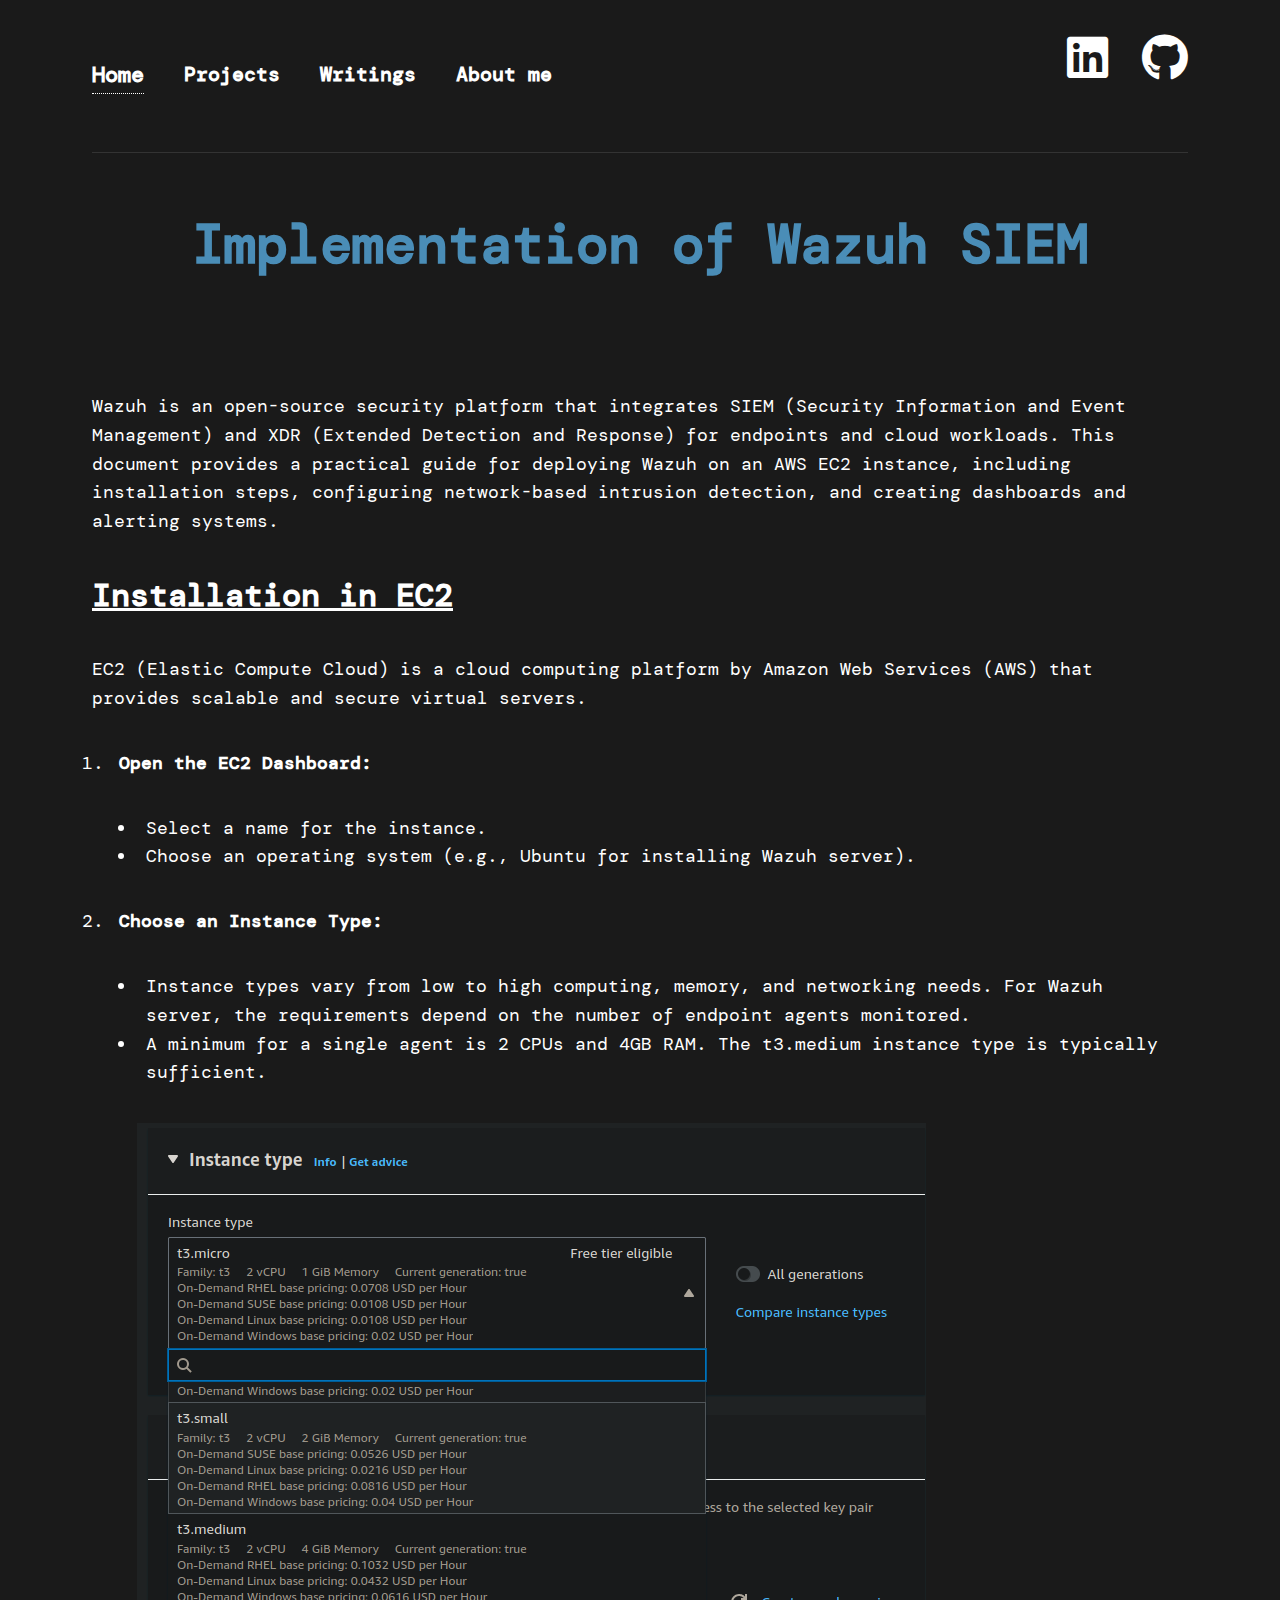
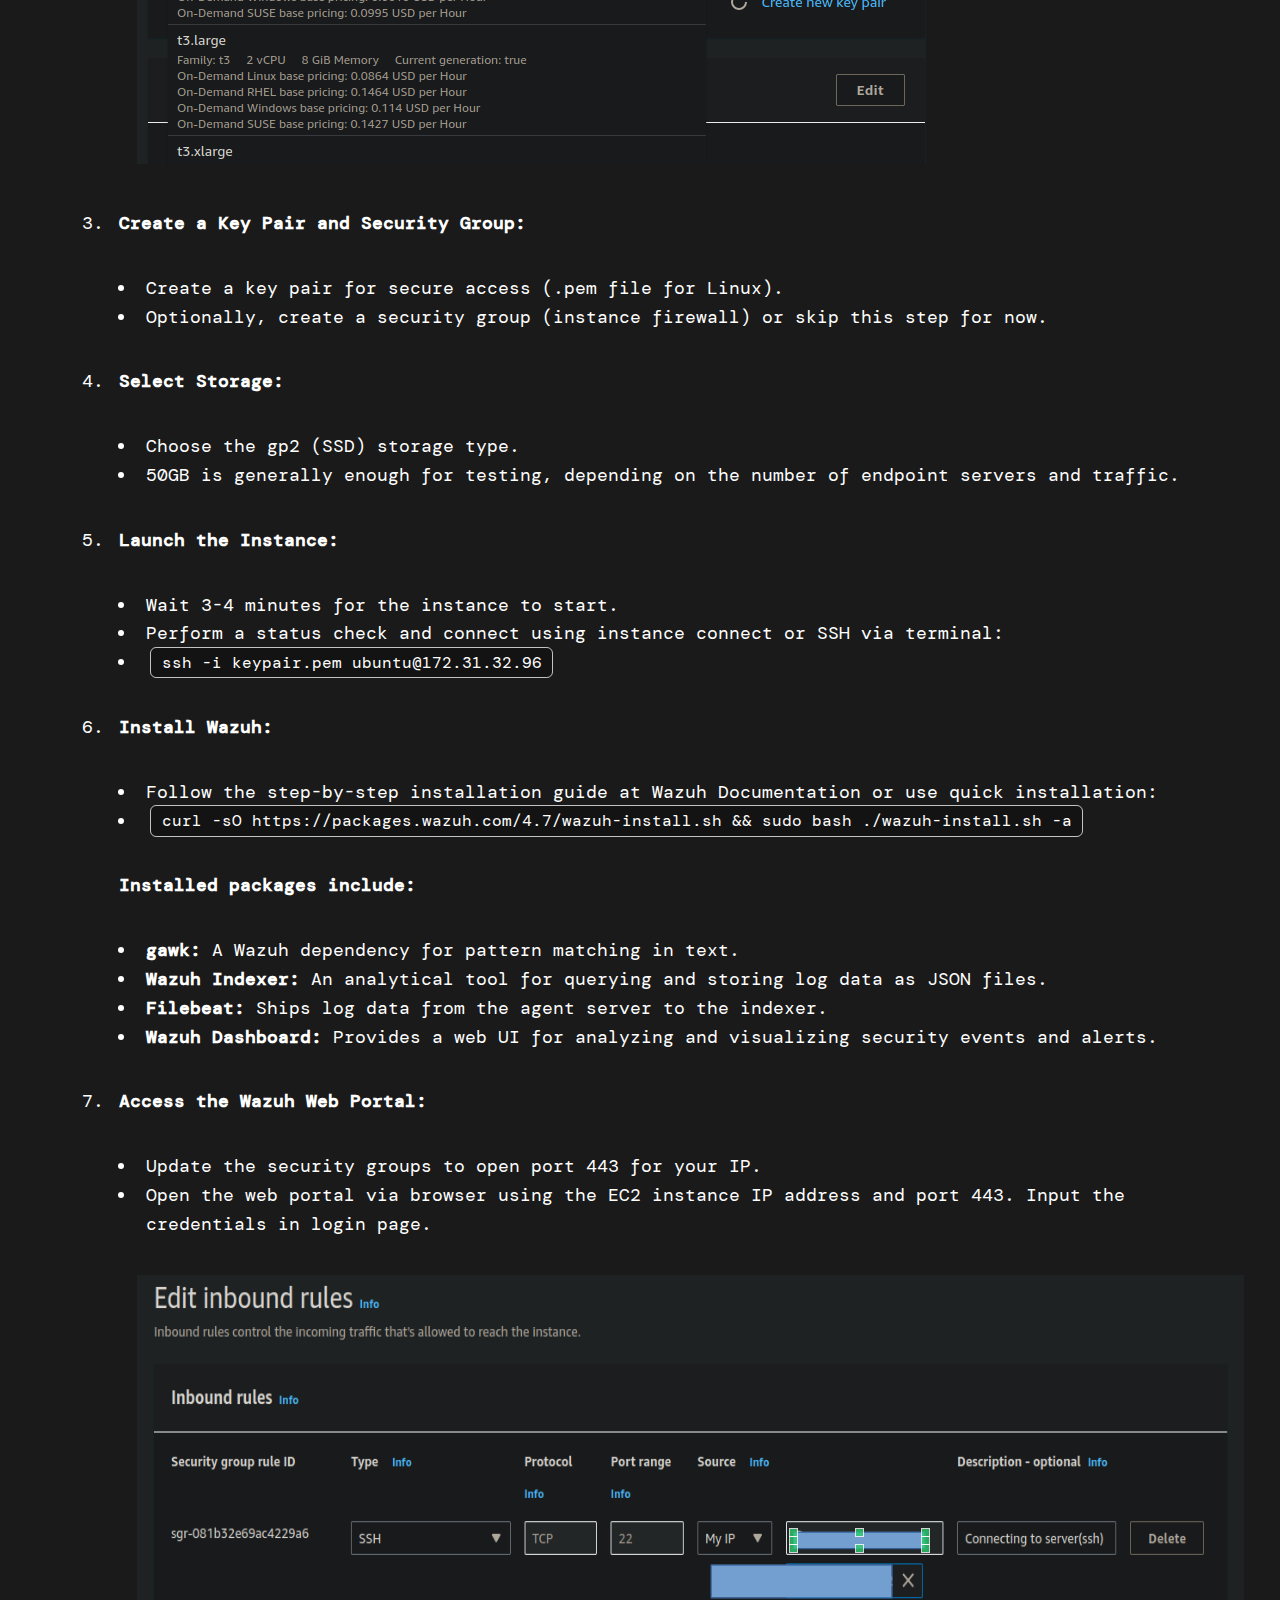
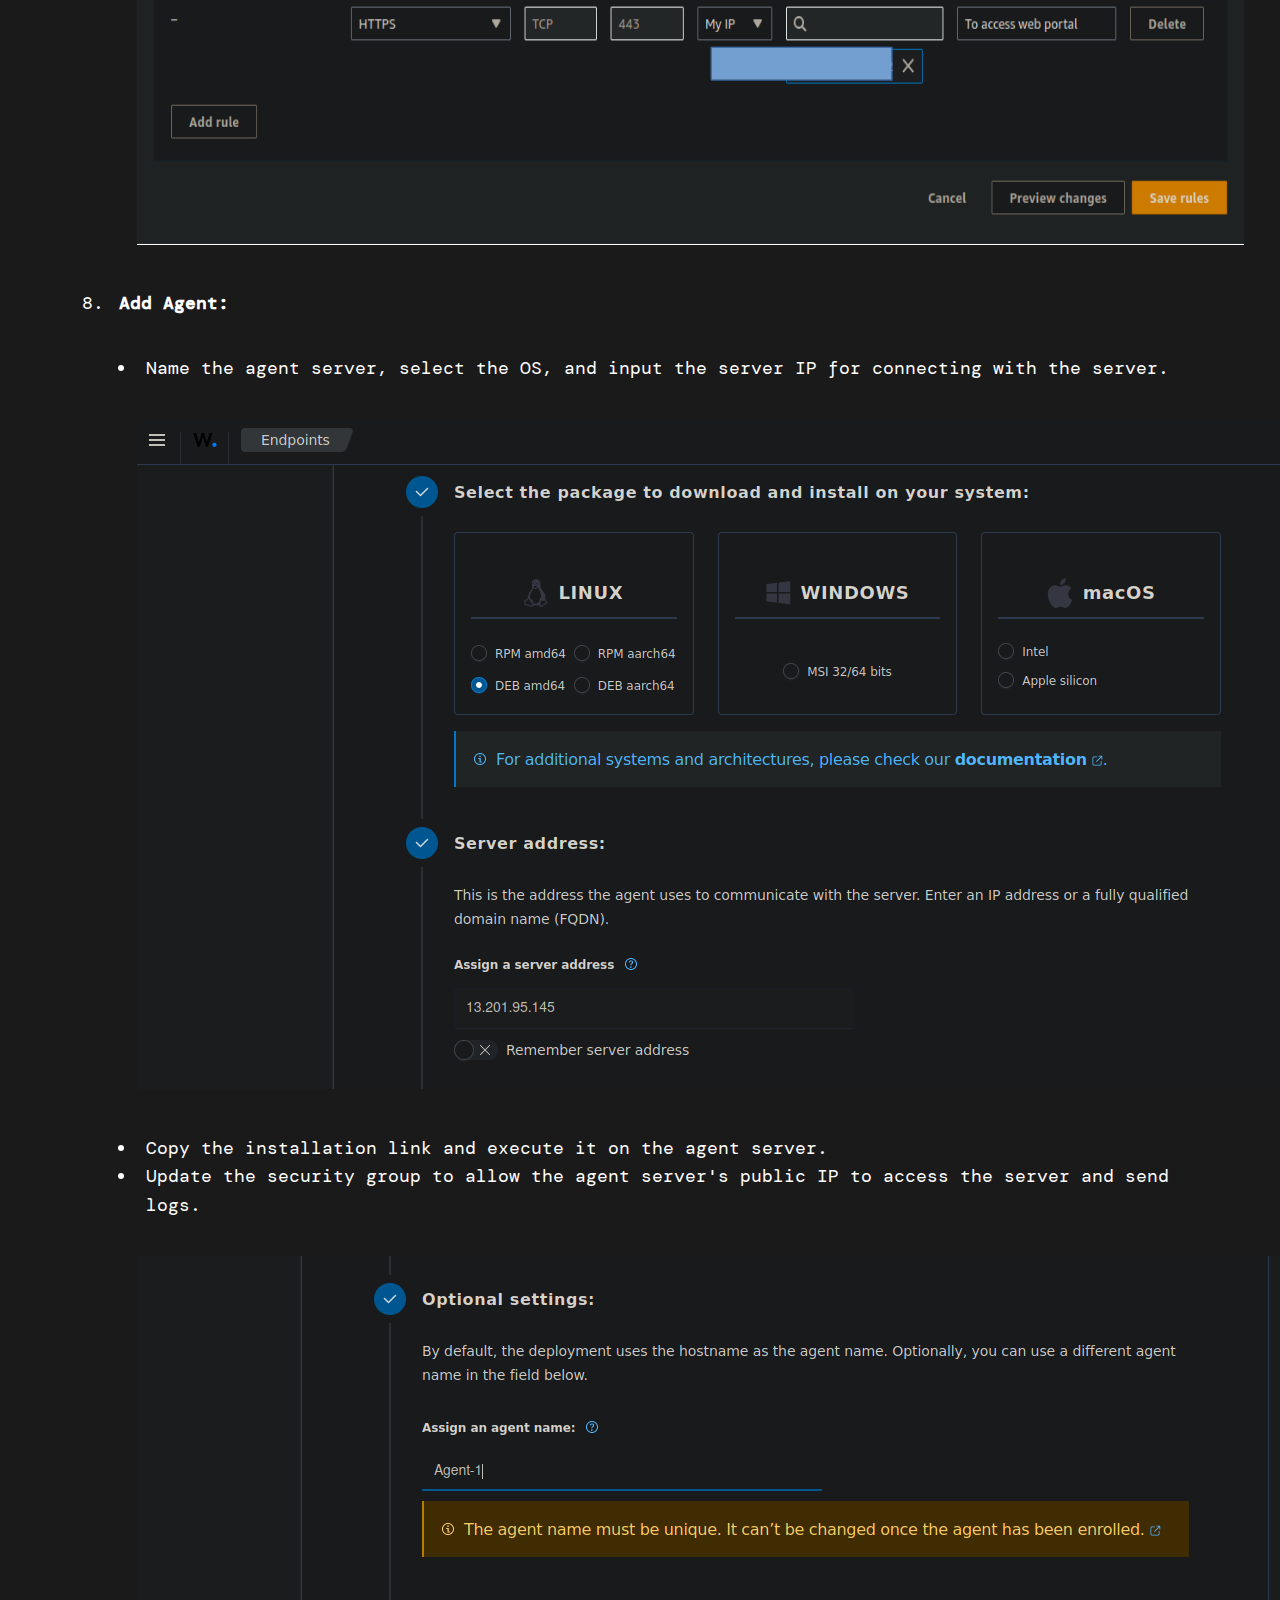
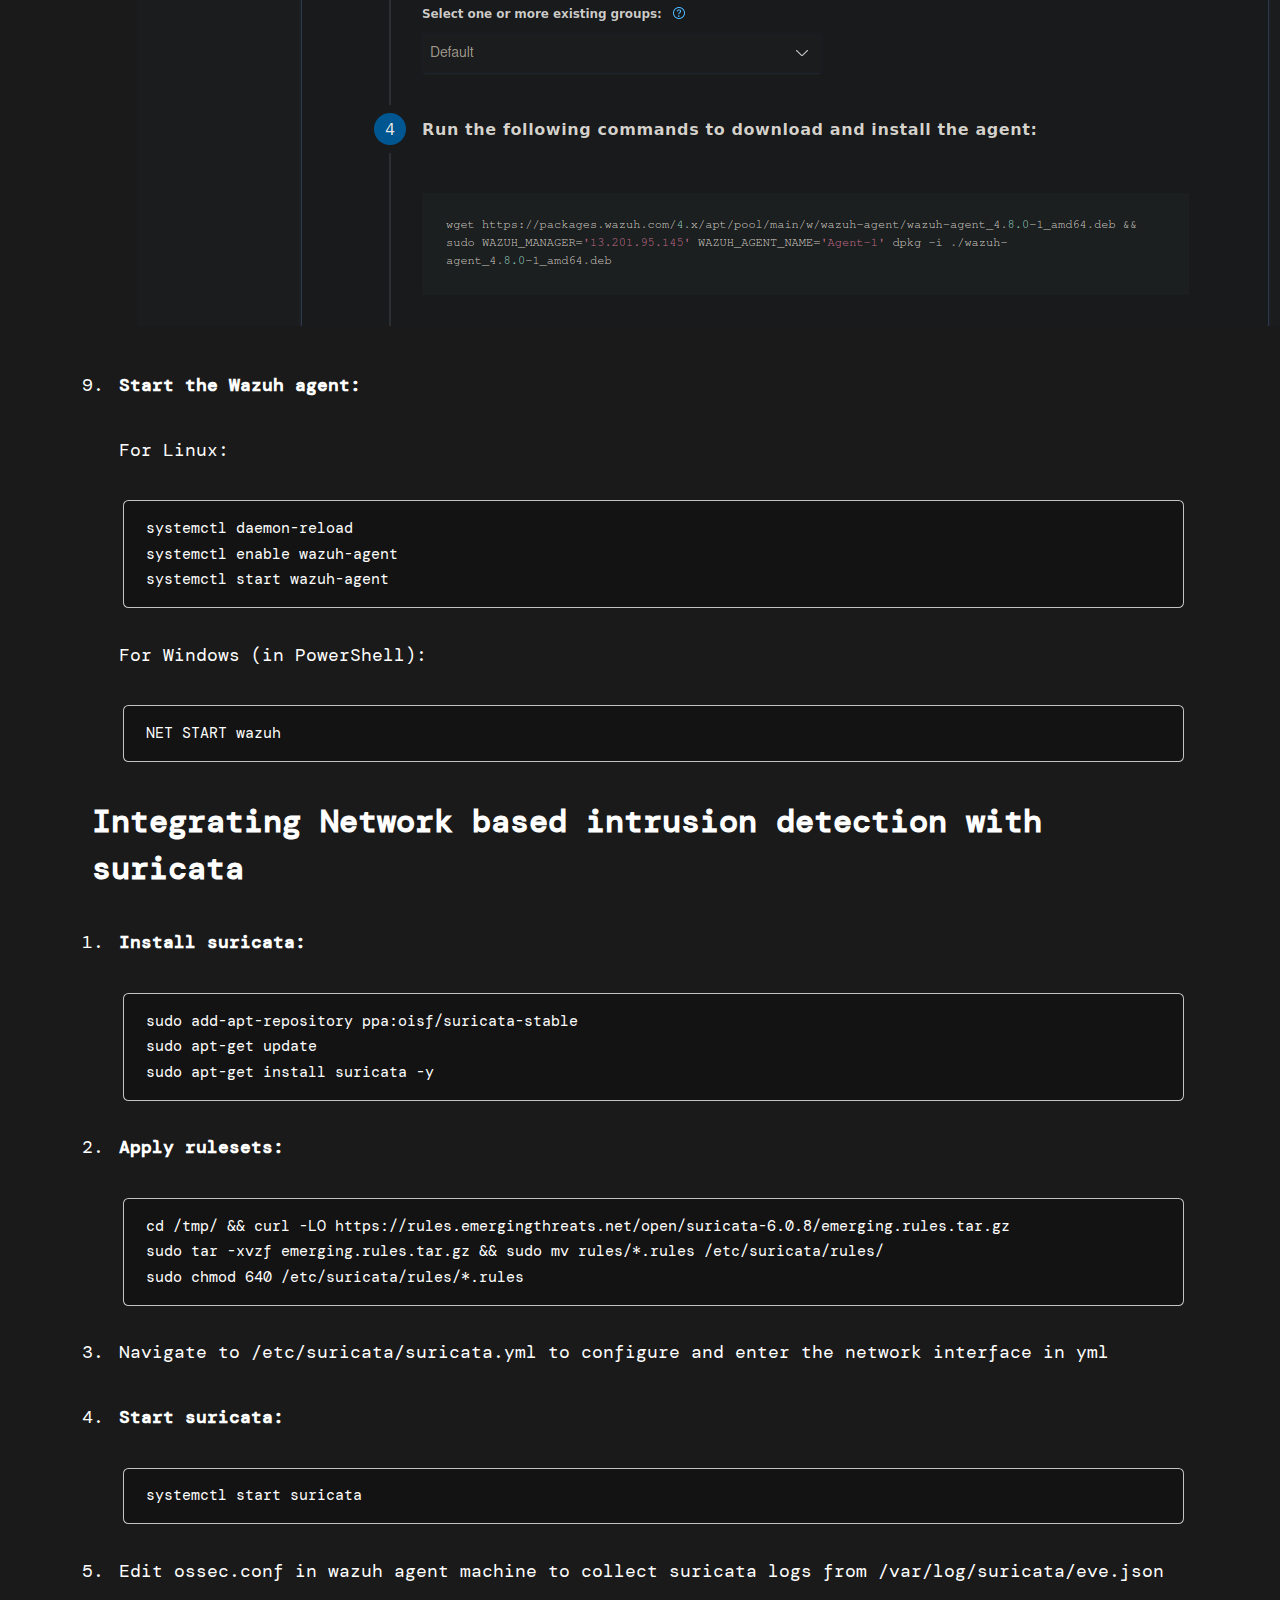
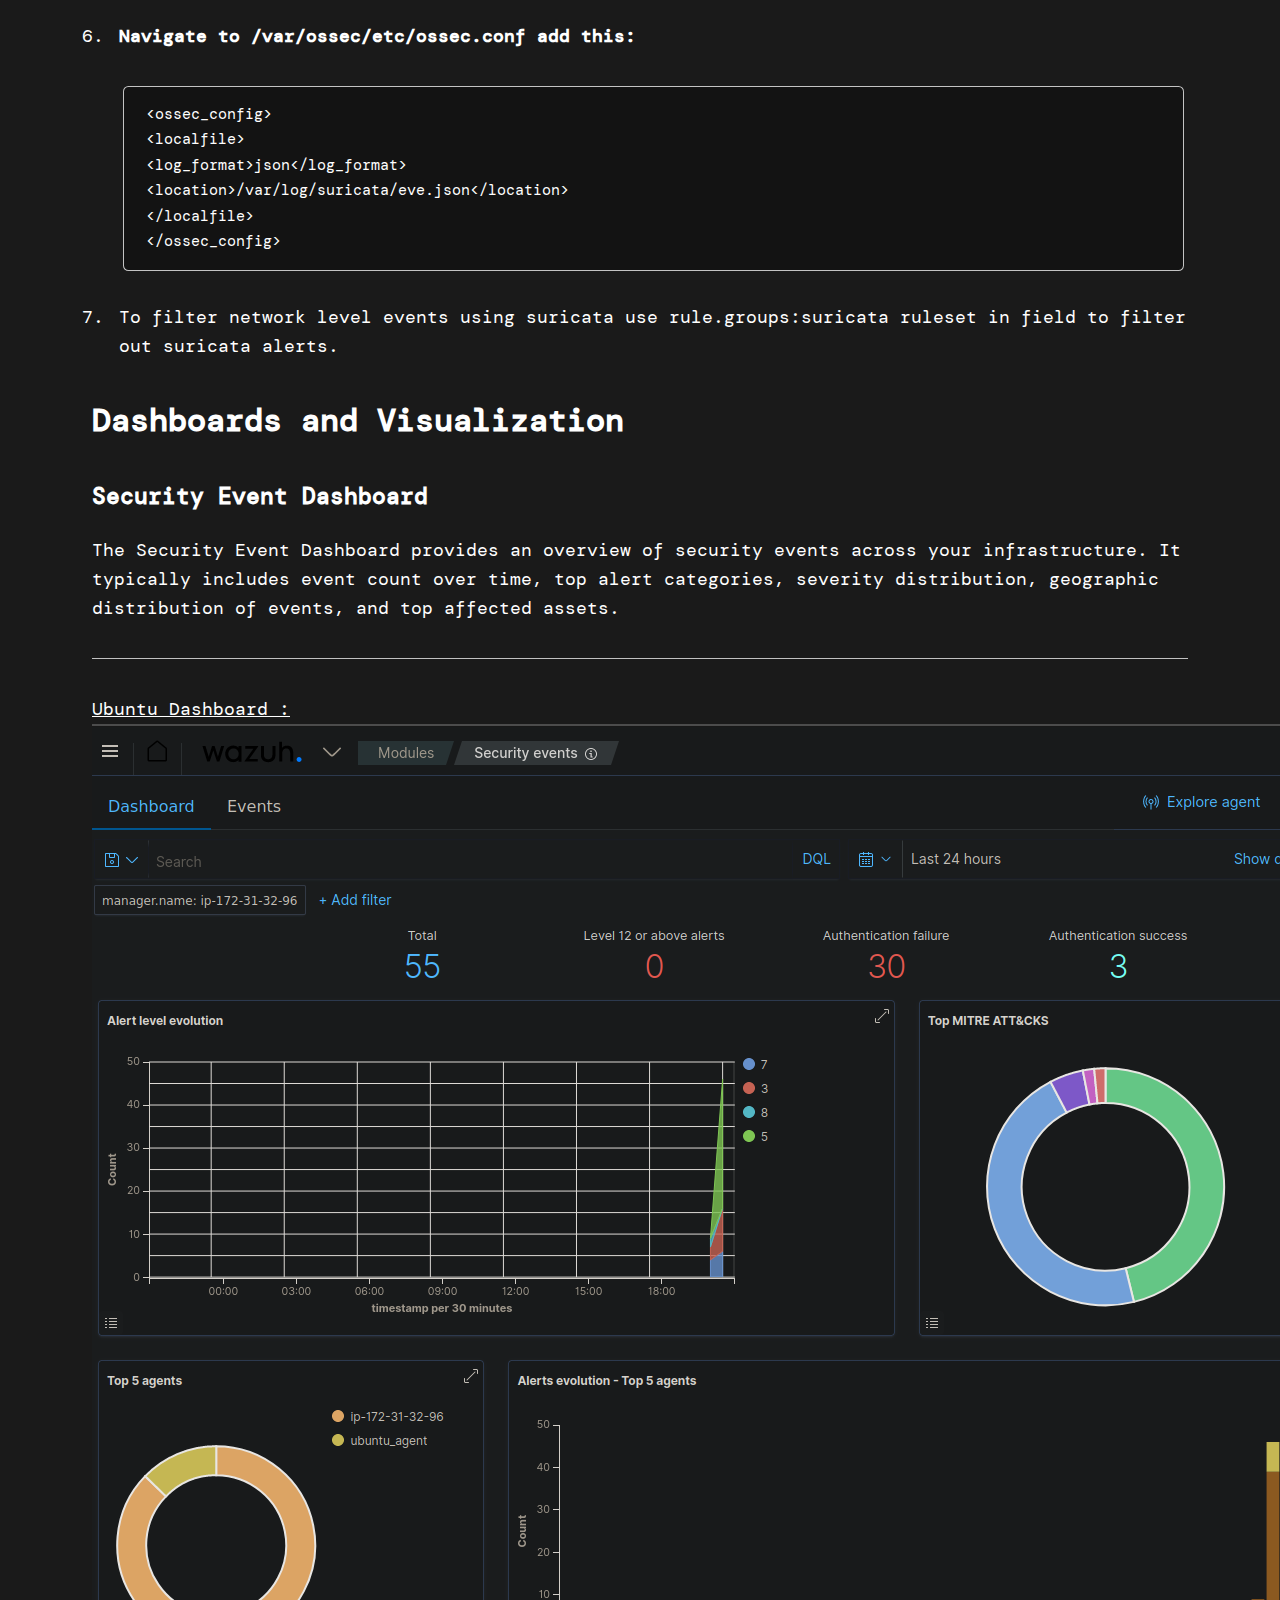
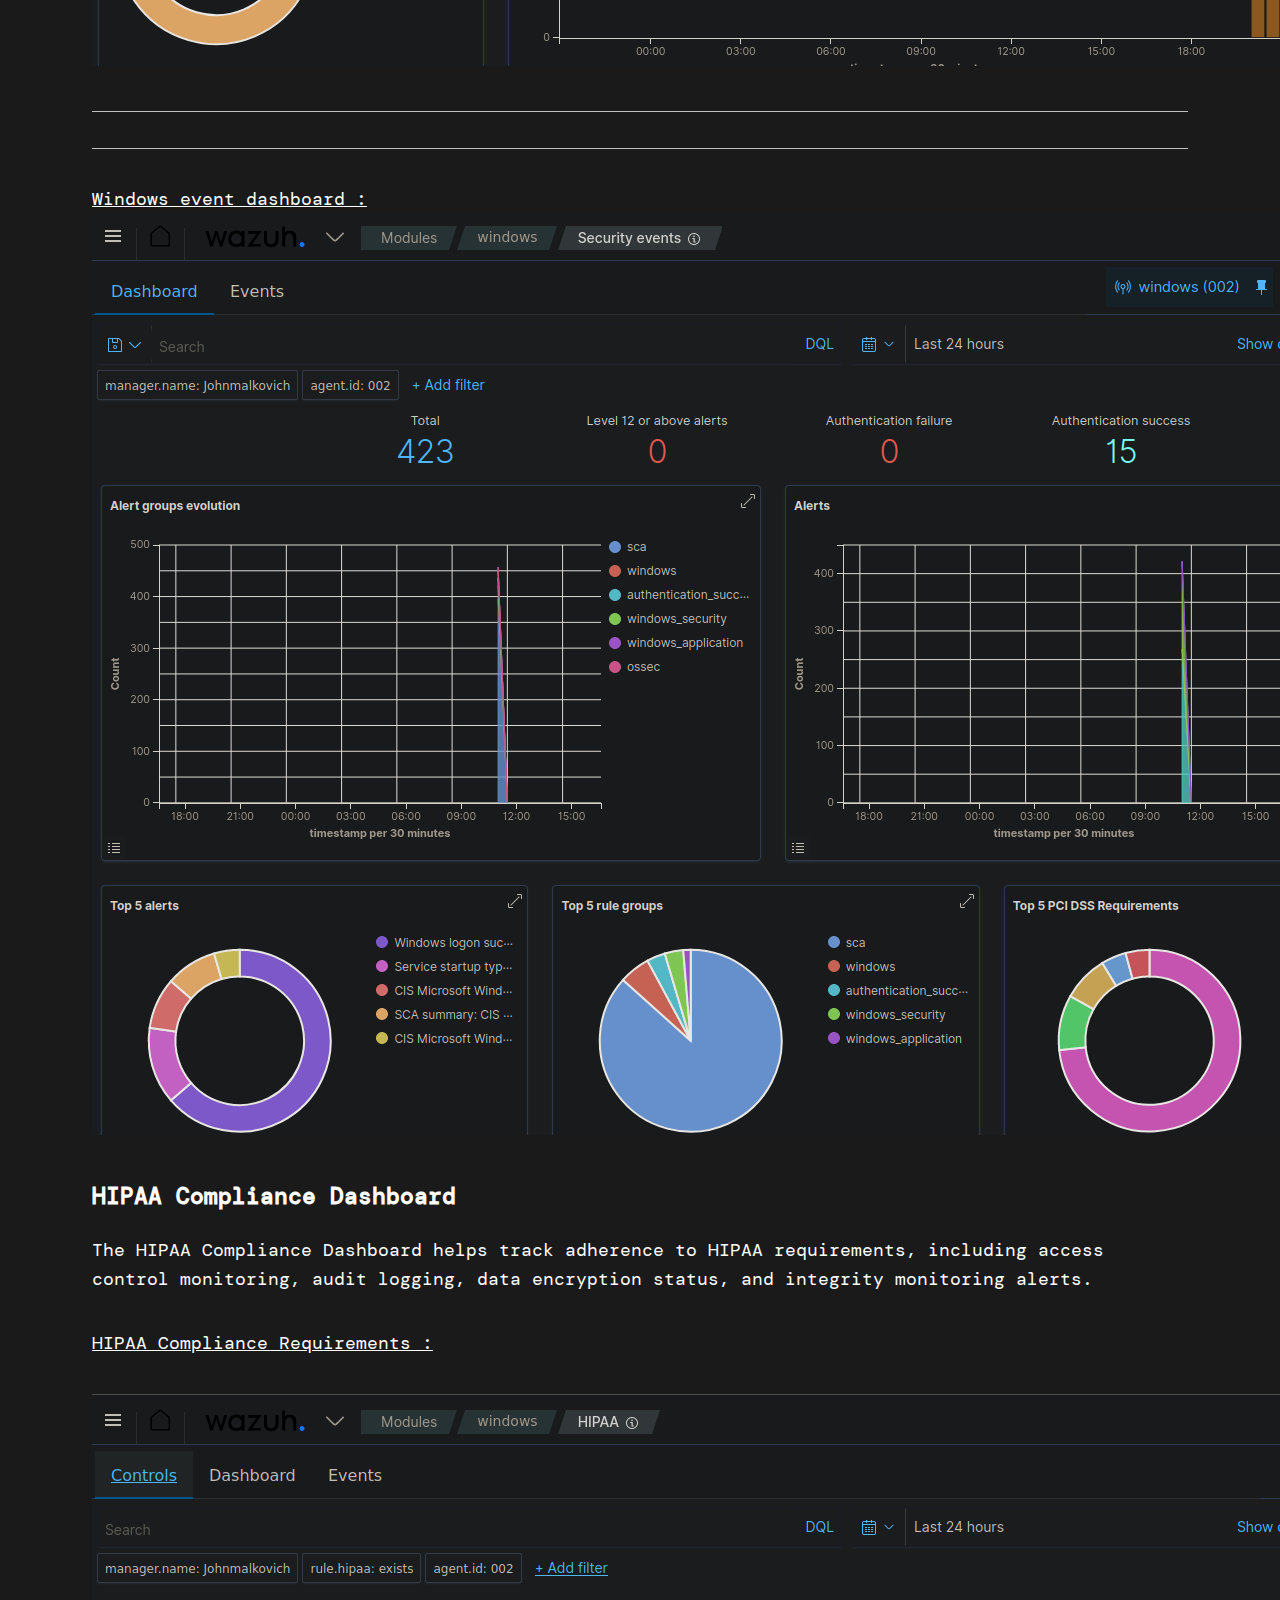
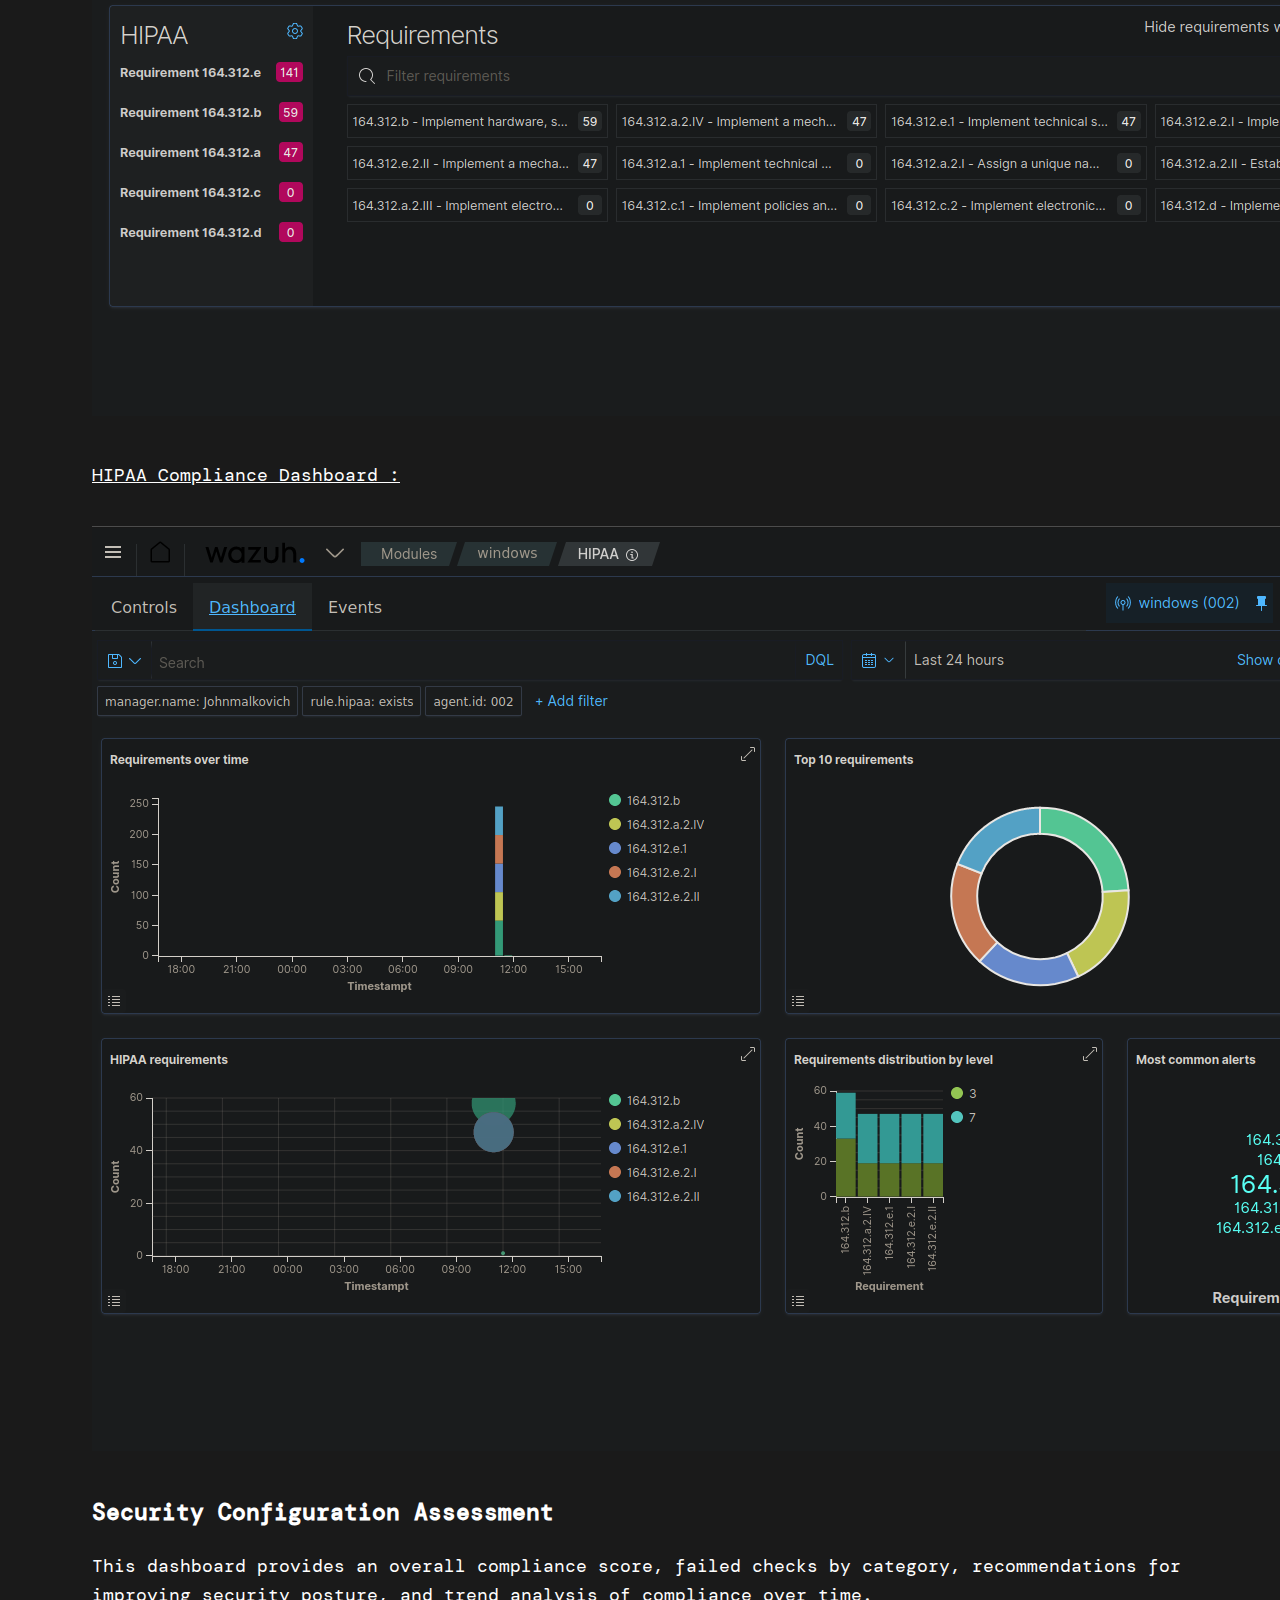
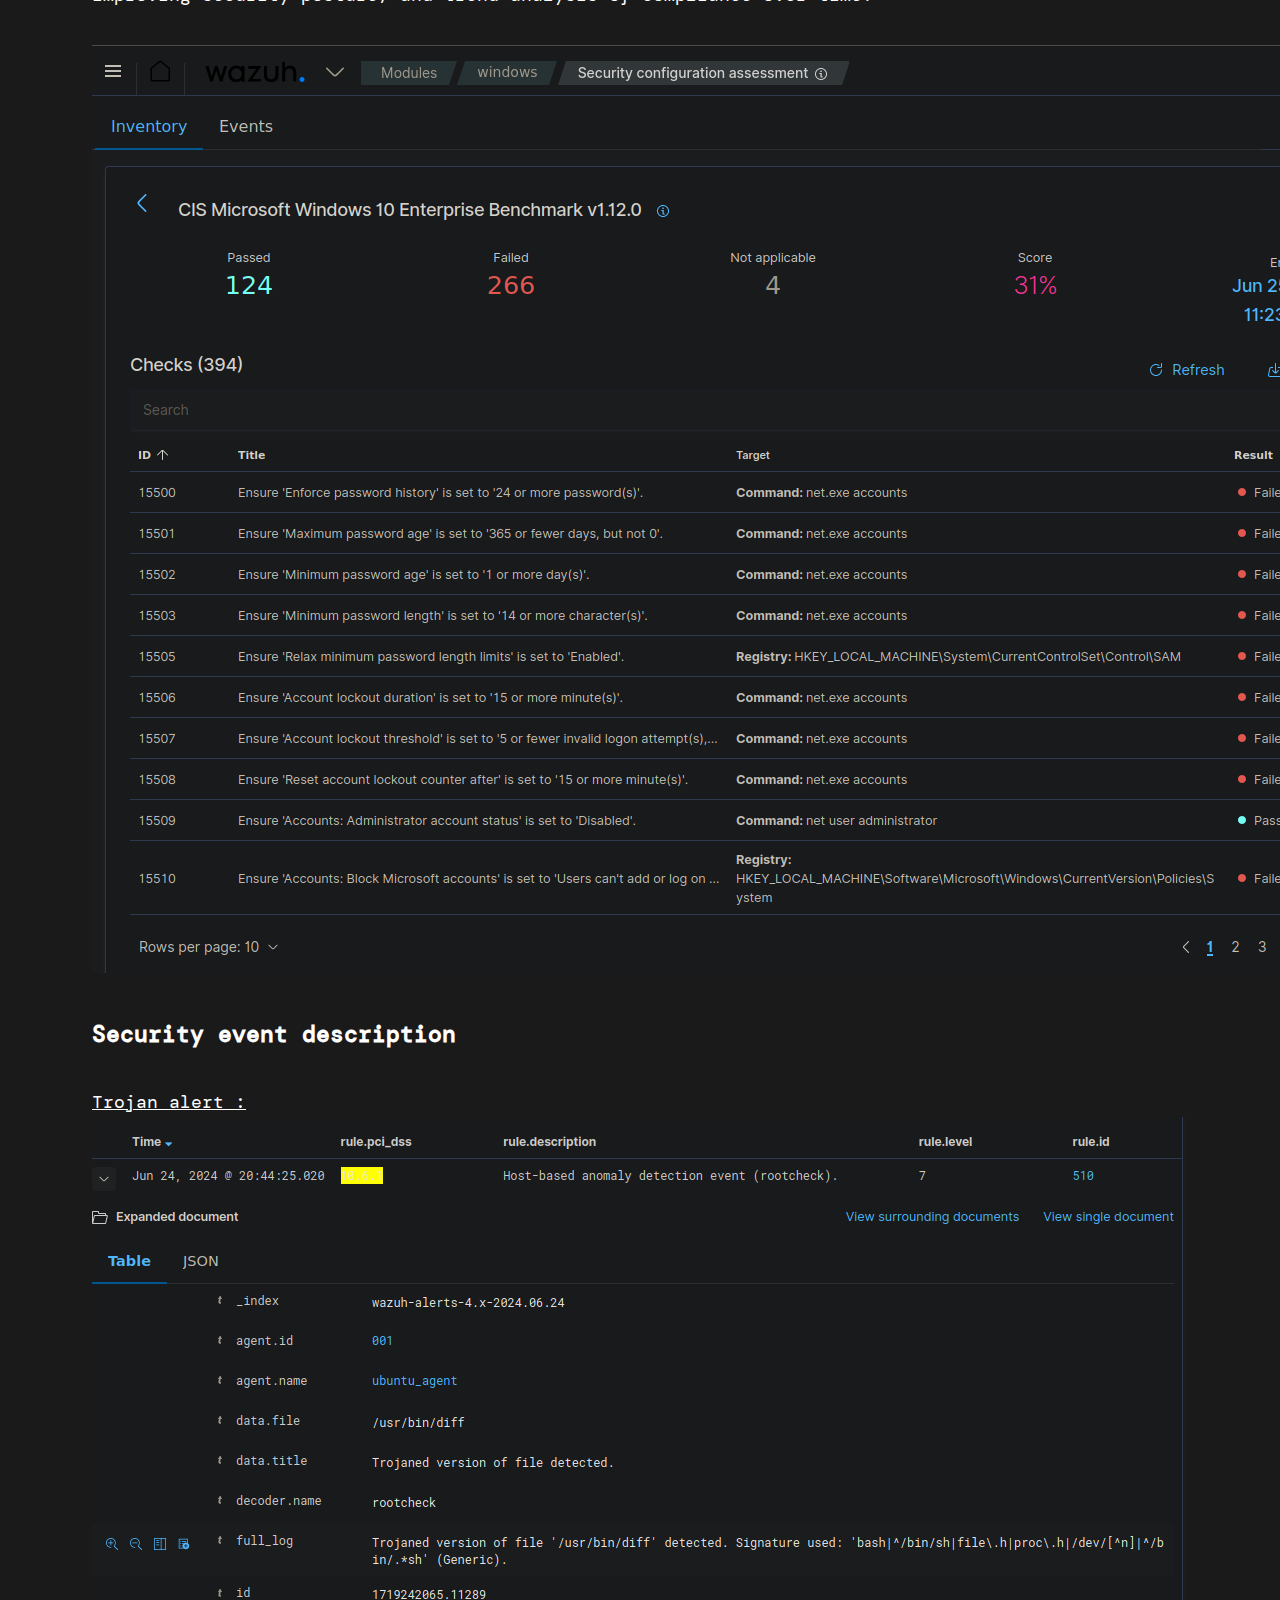
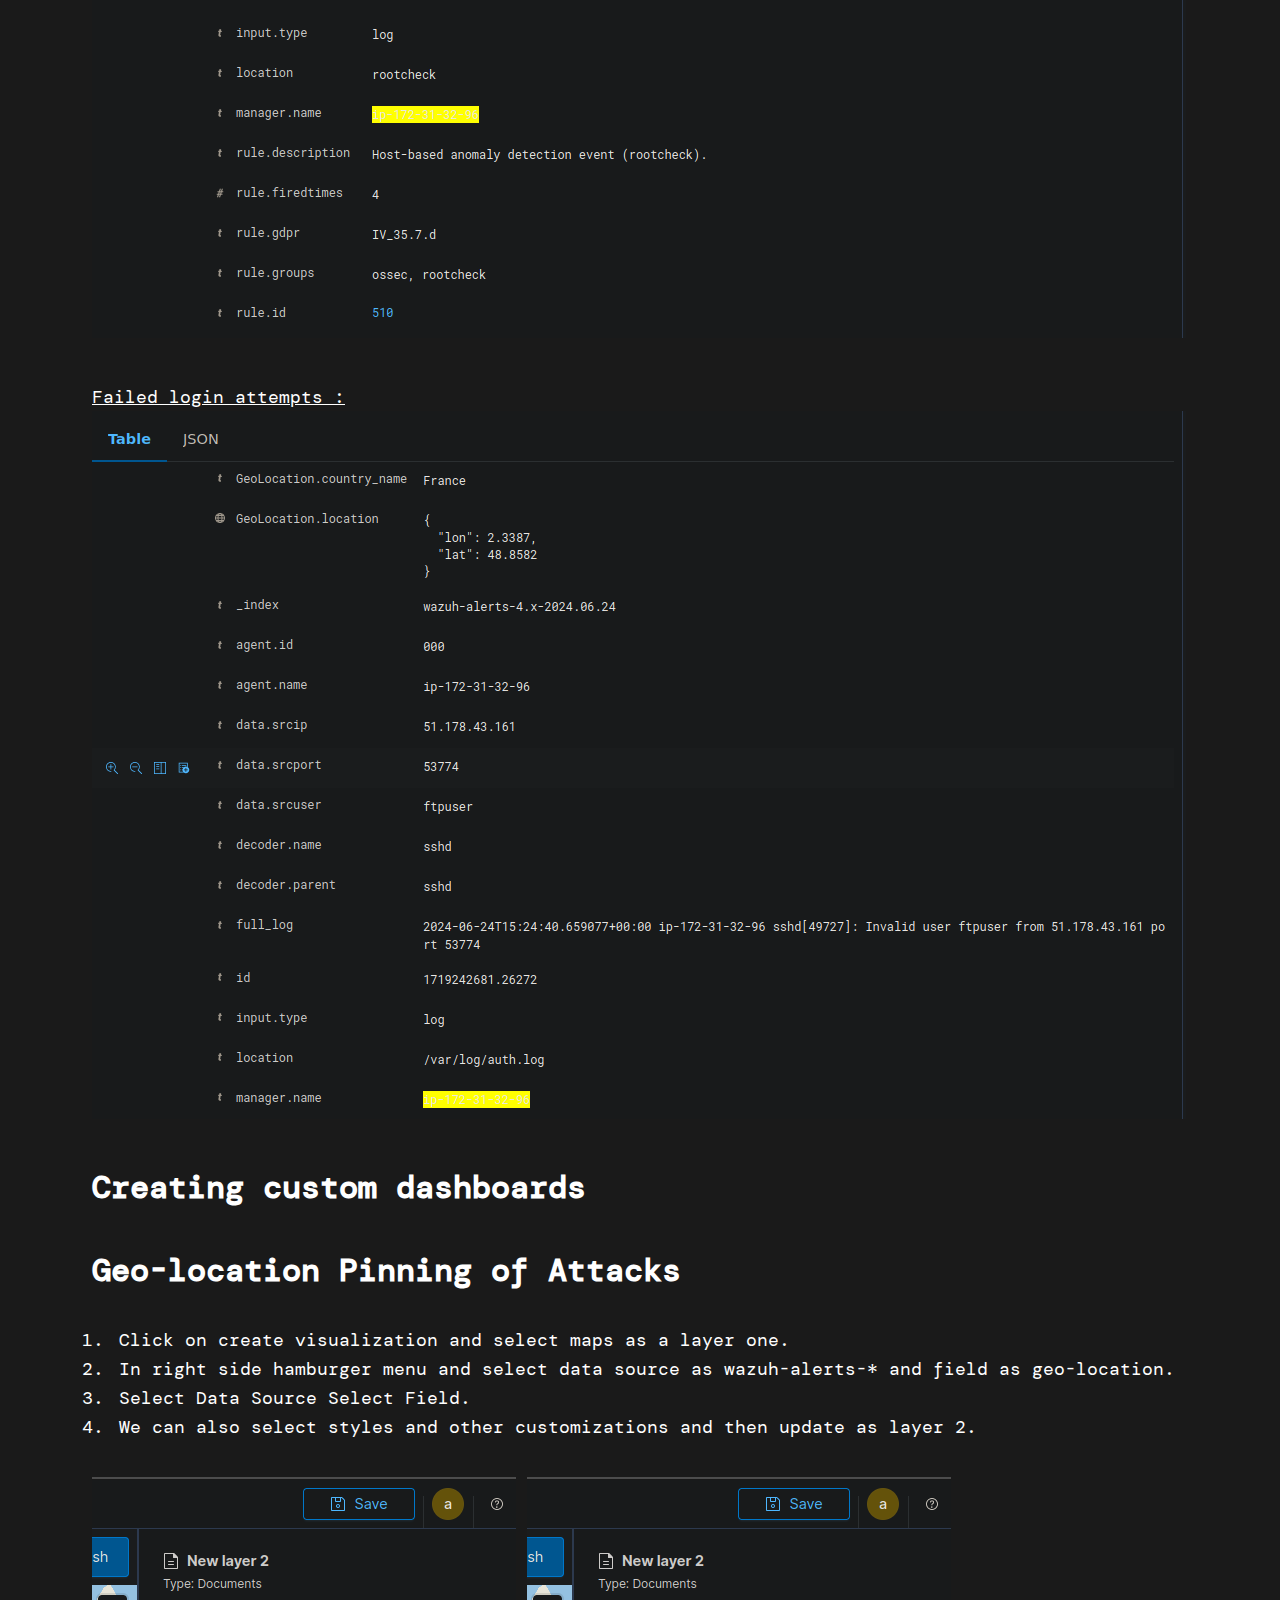
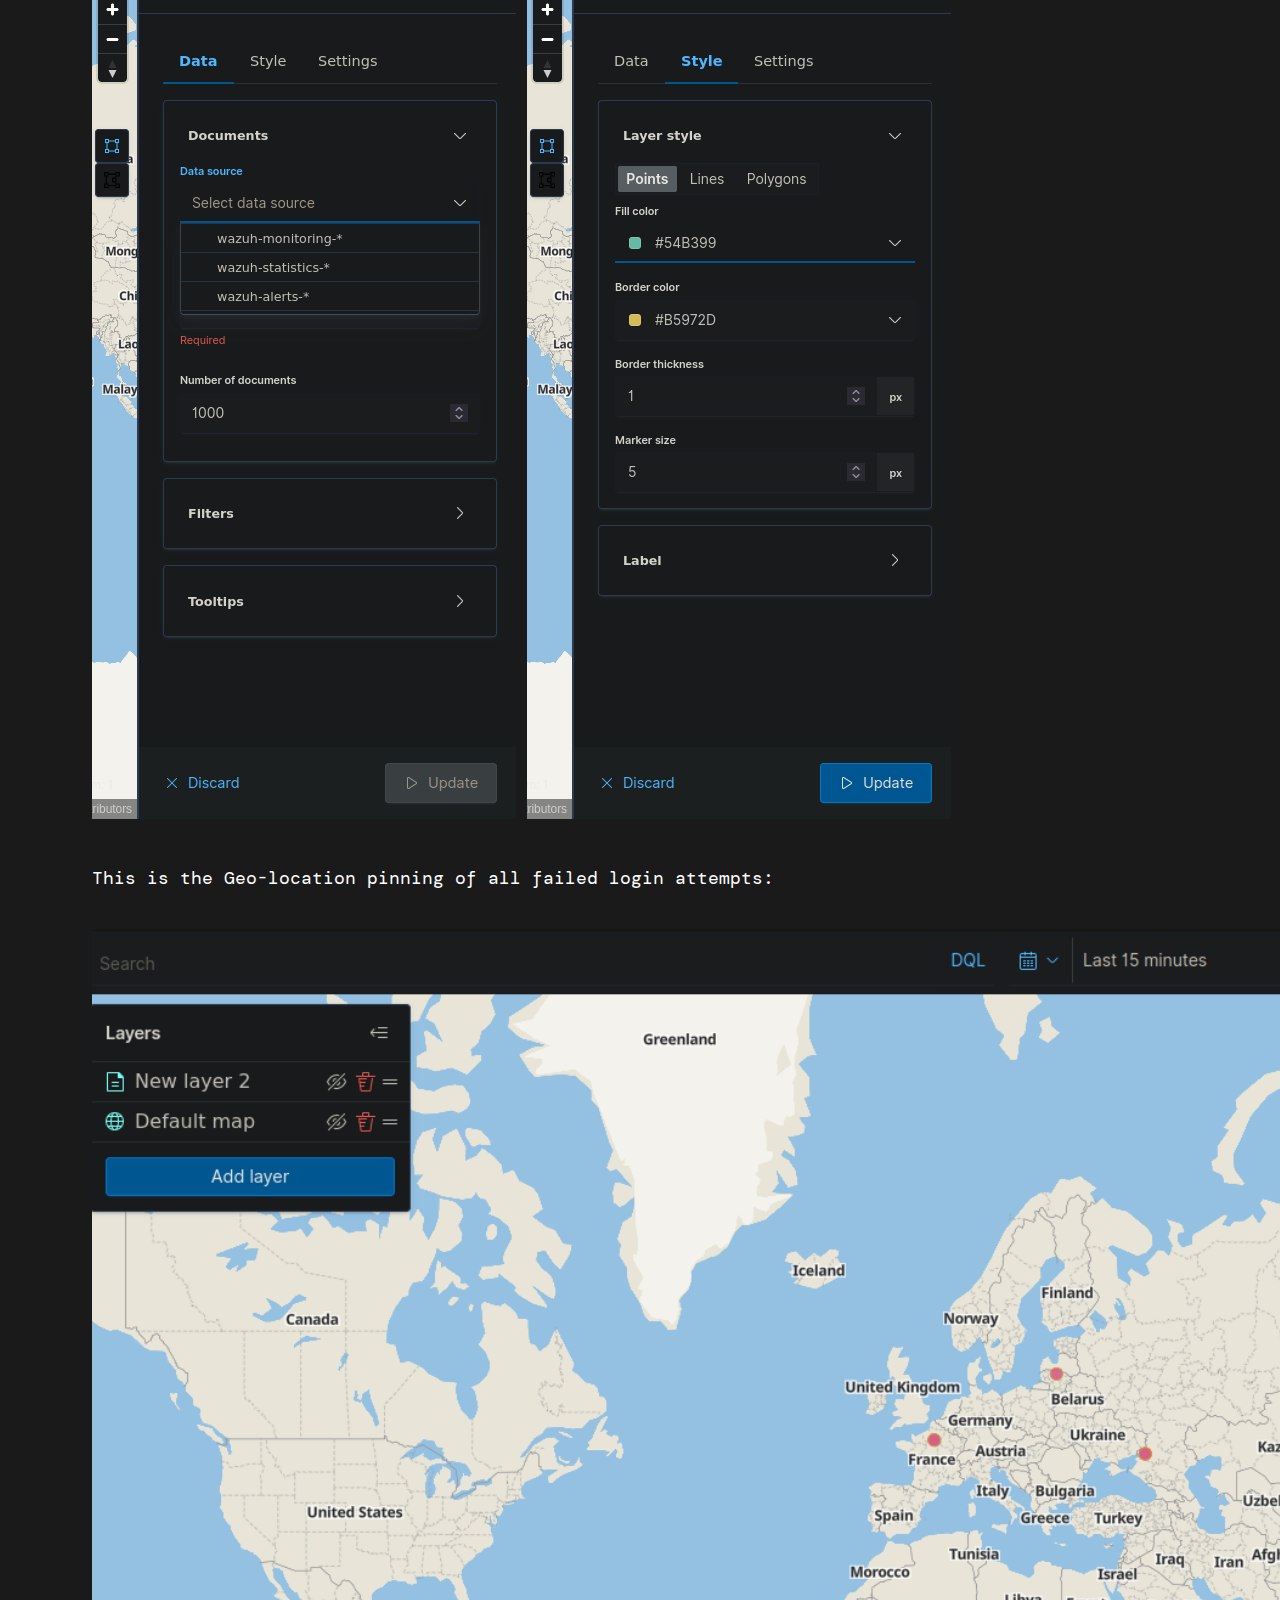
<file: wazuh.html>
<!DOCTYPE HTML>
<html lang="en">
<head>
<title>Wazuh SIEM - Comprehensive Guide</title>
<meta charset="utf-8" />
<meta name="viewport" content="width=device-width, initial-scale=1, user-scalable=no" />
<link rel="stylesheet" href="assets/css/main.css" />
<style>
body {
    font-size: 18px;
    line-height: 1.6;
    color: #ffffff;
    background-color: #1a1a1a;
    margin: 0;
    padding: 0;
}
#wrapper {
    max-width: 100%;
    margin: 0 auto;
    padding: 0 20px;
}
#main {
    width: 100%;
    max-width: 1800px;
    margin: 0 auto;
}
.inner {
    padding: 20px;
}
#header {
    display: flex;
    justify-content: space-between;
    align-items: center;
    padding: 20px 0;
    border-bottom: 1px solid #333;
}
.header-content {
    display: flex;
    justify-content: space-between;
    align-items: center;
    width: 100%;
}
.header-links {
    display: flex;
    gap: 2.5rem;
}
.header-links a {
    white-space: nowrap;
    font-size: 1.2em;
    color: #ffffff;
    text-decoration: none;
    transition: color 0.3s ease;
}
.header-links a:hover {
    color: #007bff;
}
h1 {
    margin: 40px 0;
    font-size: 3em;
    text-align: center;
    color: #4a8db7;
}
.content {
    background-color: transparent;
    padding: 30px;
    border-radius: 8px;
    color: #3b3b3b;
}
.icons {
    list-style-type: none;
    padding: 0;
    display: flex;
    gap: 1rem;
}
.icons a {
    font-size: 2.1em;
    color: #4a4a4a;
    transition: color 0.3s ease;
}
.icons a:hover {
    color: #007bff;
}
.image-container {
    margin: 40px 0;
    text-align: center;
}
.image-container img {
    max-width: 100%;
    height: auto;
    box-shadow: 0 4px 8px rgba(41, 41, 41, 0.1);
}

/* Responsive adjustments */
@media screen and (max-width: 768px) {
    body {
        font-size: 16px;
    }
    #header {
        flex-direction: column;
        align-items: flex-start;
    }
    .header-content {
        flex-direction: column;
        align-items: flex-start;
    }
    .header-links {
        flex-direction: column;
        gap: 1rem;
        margin-bottom: 1rem;
    }
    h1 {
        font-size: 2em;
    }
}
</style>
</head>
<body class="is-preload">
    <!-- Wrapper -->
    <div id="wrapper">
        <!-- Main -->
        <div id="main">
            <div class="inner">
                <!-- Header -->
                <header id="header">
                    <div class="header-content">
                        <div class="header-links">
                            <a href="Home.html"logo"><strong>Home</strong></a>
                            <a href="Projects.html" class="logo"><strong>Projects</strong></a>
                            <a href="Writings.html" class="logo"><strong>Writings</strong></a>
                            <a href="AboutMe.html" class="logo"><strong>About me</strong></a>
                            
                        </div>
                        <ul class="icons">
                            <li><a href="https://www.linkedin.com/in/gautham-shridhar-bhandari/" class="icon brands fa-linkedin"><span class="label">LinkedIn</span></a></li>
                            <li><a href="https://github.com/gauthamsb777/gauthamsb777" class="icon brands fa-github"><span class="label">Github</span></a></li>
                        </ul>
                    </div>
                </header>

    <!-- Main content -->
    <div id="main">
        <section>
            <header class="main">
                <br><br>
                <h1>Implementation of Wazuh SIEM</h1>
            </header>
            <br><br>

            <p>Wazuh is an open-source security platform that integrates SIEM (Security Information and Event Management) and XDR (Extended Detection and Response) for endpoints and cloud workloads. This document provides a practical guide for deploying Wazuh on an AWS EC2 instance, including installation steps, configuring network-based intrusion detection, and creating dashboards and alerting systems.</p>

            <h2></h2>
            
            <h2><u>Installation in EC2</u></h2>
            <p></p>
            <p>EC2 (Elastic Compute Cloud) is a cloud computing platform by Amazon Web Services (AWS) that provides scalable and secure virtual servers.</p>
            <p></p>
            <ol>
                <li>
                    <p><strong>Open the EC2 Dashboard:</strong></p>
                    <ul>
                        <li>Select a name for the instance.</li>
                        <li>Choose an operating system (e.g., Ubuntu for installing Wazuh server).</li>
                    </ul>
                </li>
                <li>
                    <p><strong>Choose an Instance Type:</strong></p>
                    <ul>
                        <li>Instance types vary from low to high computing, memory, and networking needs. For Wazuh server, the requirements depend on the number of endpoint agents monitored.</li>
                        <li>A minimum for a single agent is 2 CPUs and 4GB RAM. The t3.medium instance type is typically sufficient.</li>
                        <p><p>
        
                            <img src="assets/images/instance_type.png" alt="" />
        
                    </ul>
                </li>
                <li>
                    <p><strong>Create a Key Pair and Security Group:</strong></p>
                    <ul>
                        <li>Create a key pair for secure access (.pem file for Linux).</li>
                        <li>Optionally, create a security group (instance firewall) or skip this step for now.</li>
                    </ul>
                </li>
                <li>
                    <p><strong>Select Storage:</strong></p>
                    <ul>
                        <li>Choose the gp2 (SSD) storage type.</li>
                        <li>50GB is generally enough for testing, depending on the number of endpoint servers and traffic.</li>
                    </ul>
                </li>
                <li>
                    <p><strong>Launch the Instance:</strong></p>
                    <ul>
                        <li>Wait 3-4 minutes for the instance to start.</li>
                        <li>Perform a status check and connect using instance connect or SSH via terminal:</li>
                        <li><code>ssh -i keypair.pem ubuntu@172.31.32.96</code></li>
                    </ul>
                </li>
                <li>
                    <p><strong>Install Wazuh:</strong></p>
                    <ul>
                        <li>Follow the step-by-step installation guide at Wazuh Documentation or use quick installation:</li>
                        <li><code>curl -sO https://packages.wazuh.com/4.7/wazuh-install.sh && sudo bash ./wazuh-install.sh -a</code></li>
                    </ul>
                    <p><strong>Installed packages include:</strong></p>
                    <ul>
                        <li><strong>gawk:</strong> A Wazuh dependency for pattern matching in text.</li>
                        <li><strong>Wazuh Indexer:</strong> An analytical tool for querying and storing log data as JSON files.</li>
                        <li><strong>Filebeat:</strong> Ships log data from the agent server to the indexer.</li>
                        <li><strong>Wazuh Dashboard:</strong> Provides a web UI for analyzing and visualizing security events and alerts.</li>
                    </ul>
                </li>
                <li>
                    <p><strong>Access the Wazuh Web Portal:</strong></p>
                    <ul>
                        <li>Update the security groups to open port 443 for your IP.</li>
                        <li>Open the web portal via browser using the EC2 instance IP address and port 443. Input the credentials in login page.</li>
                        <p></p>
                        <img src="assets/images/Security_groups.png" alt="" />
                        <p></p>
                        
                    </ul>
                </li>
                <li>
                    <p><strong>Add Agent:</strong></p>
                    <ul>
                        <li>Name the agent server, select the OS, and input the server IP for connecting with the server.</li>
                        
                        <p></p>
                        <img src="assets/images/Adding_agent_1.png" alt="" />
                        <p></p>
                        <li>Copy the installation link and execute it on the agent server.</li>
                        <li>Update the security group to allow the agent server's public IP to access the server and send logs.</li>
                        <p></p>
                        <img src="assets/images/Adding_agent_2.png" alt="" />
                    </ul>
                </li>
                <li>
                    <p><strong>Start the Wazuh agent:</strong></p>
                    <p>For Linux:</p>
                    <pre><code>systemctl daemon-reload
systemctl enable wazuh-agent
systemctl start wazuh-agent</code></pre>
                    <p>For Windows (in PowerShell):</p>
                    <pre><code>NET START wazuh</code></pre>
                </li>
            </ol>

            <p></p>
            <P></P>

            <h2>Integrating Network based intrusion detection with suricata</h2>
            <p></p>
            <ol>
                <li>
                    <p><strong>Install suricata:</strong></p>
                    <pre><code>sudo add-apt-repository ppa:oisf/suricata-stable
sudo apt-get update
sudo apt-get install suricata -y</code></pre>
                </li>
                <li>
                    <p><strong>Apply rulesets:</strong></p>
                    <pre><code>cd /tmp/ && curl -LO https://rules.emergingthreats.net/open/suricata-6.0.8/emerging.rules.tar.gz
sudo tar -xvzf emerging.rules.tar.gz && sudo mv rules/*.rules /etc/suricata/rules/
sudo chmod 640 /etc/suricata/rules/*.rules</code></pre>
                </li>
                <li>
                    <p>Navigate to /etc/suricata/suricata.yml to configure and enter the network interface in yml</p>
                </li>
                <li>
                    <p><strong>Start suricata:</strong></p>
                    <pre><code>systemctl start suricata</code></pre>
                </li>
                <li>
                    <p>Edit ossec.conf in wazuh agent machine to collect suricata logs from /var/log/suricata/eve.json</p>
                </li>
                <li>
                    <p><strong>Navigate to /var/ossec/etc/ossec.conf add this:</strong></p>
                    <pre><code>&lt;ossec_config&gt;
&lt;localfile&gt;
&lt;log_format&gt;json&lt;/log_format&gt;
&lt;location&gt;/var/log/suricata/eve.json&lt;/location&gt;
&lt;/localfile&gt;
&lt;/ossec_config&gt;</code></pre>
                </li>
                <li>
                    <p>To filter network level events using suricata use rule.groups:suricata ruleset in field to filter out suricata alerts.</p>
                </li>
            </ol>

            <p></p>
            <p></p>
            <p></p>

            <h2>Dashboards and Visualization</h2>

            <p></p>

            <h3>Security Event Dashboard</h3>
            <p>The Security Event Dashboard provides an overview of security events across your infrastructure. It typically includes event count over time, top alert categories, severity distribution, geographic distribution of events, and top affected assets.</p>
    <hr>
    <u>Ubuntu Dashboard : </u>
            <img src="assets/images/Event_dashboard_ubuntu.png" alt="" />
            <hr>
            <hr>
    <u>Windows event dashboard :</u>
    
            <img src="assets/images/Event_dashboard_windows.png" alt="" />
            

            <p></p>

            <h3>HIPAA Compliance Dashboard</h3>
            <p>The HIPAA Compliance Dashboard helps track adherence to HIPAA requirements, including access control monitoring, audit logging, data encryption status, and integrity monitoring alerts.</p>
            <p></p>
    <u>HIPAA Compliance Requirements :</u>
    <p></p>
            <img src="/assets/images/HIPAA_dashboard_1.png" alt="" />
            
            <p></p>
    <u>HIPAA Compliance Dashboard :</u>
    <p></p>
            <img src="/assets/images/HIPAA_dashboard_2.png" alt="" />
            

            <p></p>

            <h3>Security Configuration Assessment</h3>
            <p>This dashboard provides an overall compliance score, failed checks by category, recommendations for improving security posture, and trend analysis of compliance over time.</p>
            <p></p>
            <img src="/assets/images/Security_configuration_assessment.png" alt="" />
            
            <p></p>
            <p></p>

            <h3>Security event description</h3>
            <p></p>
            <u>Trojan alert :</u>
            <img src="/assets/images/Security_Event_1.png" alt="" />
           
            <p></p>
            <p></p>

            <u>Failed login attempts :</u>
            <img src="/assets/images/Security_event_2.png" alt="" />
            
            

            <p></p>
            <p></p>

            <h2>Creating custom dashboards</h2>
            <p></p>
            <h2>Geo-location Pinning of Attacks</h2>
            <ol>
                <li>Click on create visualization and select maps as a layer one.</li>
                <li>In right side hamburger menu and select data source as wazuh-alerts-* and field as geo-location.</li>
                <li>Select Data Source Select Field.</li>
                <li>We can also select styles and other customizations and then update as layer 2.</li>
            </ol>
            <img src="assets/images/dashboard_settings_1.png" alt="" />
            <img src="/assets/images/dashboard_settings_2.png" alt="" />
            
            <p></p>

            <p>This is the Geo-location pinning of all failed login attempts:</p>
            <img src="assets/images/geo-location.png" alt="" />

            <p></p>
            <p></p>

            <h2>Failed Authentication Attempts Dashboard</h2>
            <ol>
                <li>Choose "Data Table" as the visualization type.</li>
                <li>Set the data source to "wazuh-alerts-*".</li>
                <li>Add a filter: rule.groups: authentication AND rule.level: >=5</li>
                <li>Under "Buckets", add: Split rows: agent.name (for source)</li>
                <li>Split rows: rule.description (for event details)</li>
                <li>Under "Metrics", add: Count of events</li>
                <li>Save and add to your dashboard.</li>
            </ol>

            <h2>Threat Intelligence Integration</h2>
            <ol>
                <li>
                    <p>Edit /var/ossec/etc/ossec.conf on the Wazuh manager:</p>
                    <pre><code>&lt;ossec_config&gt;
&lt;integration&gt;
&lt;name&gt;custom-ti&lt;/name&gt;
&lt;hook_url&gt;http://your-ti-feed-url&lt;/hook_url&gt;
&lt;level&gt;3&lt;/level&gt;
&lt;alert_format&gt;json&lt;/alert_format&gt;
&lt;/integration&gt;
&lt;/ossec_config&gt;</code></pre>
                </li>
                <li>Create a custom Python script in /var/ossec/integrations/custom-ti.py to parse the feed and generate Wazuh alerts.</li>
                <li>Restart Wazuh: <code>systemctl restart wazuh-manager</code></li>
            </ol>

            <h2>Creating alert system</h2>
            <ol>
                <li>
                    <p><strong>Set Up Alerts:</strong></p>
                    <ul>
                        <li>Use Opensearch to create an alerting system.</li>
                        <li>Create a monitor and specify a data source.</li>
                    </ul>
                    <p></p>
                    <img src="assets/images/alert_system_1.png" alt="" />
                    <p></p>
                </li>
                <li>
                    <p><strong>Configure Monitor:</strong></p>
                    <ul>
                        <li>Select the monitor type, monitor frequency and provide a rule or condition for monitoring.</li>
                        <li>Add scripts for elaborate conditions and alerts.</li>
                    </ul>
                    <p>Example script:</p>
                    <pre><code>int score = 0;
for (int i = 0; i < ctx.results[0].hits.hits.length; i++) {
// Weighs 500 errors 10 times as heavily as 503 errors
if (ctx.results[0].hits.hits[i]._source.http_status_code == "500") {
score += 10;
} else if (ctx.results[0].hits.hits[i]._source.http_status_code == "503") {
score += 1;
}
}
if (score > 99) {
return true;
} else {
return false;
} //This script assigns score to http status codes, here 500 error is given score 10 and 503 code is given score 1. so the score keeps on adding as new connection attempts are made until it hits 100 and the trigger will set off.</code></pre>

<p></p>

<h2>3. Configuring Email Alerts</h2>
<ol>
<li>
<p><strong>Enable Email Notifications:</strong></p>
<ul>
    <li>Navigate to /etc/ossec/etc/ossec.conf</li>
    <li>Add the following configuration to the .conf file:</li>
</ul>
<pre><code>&lt;ossec_config&gt;
&lt;global&gt;
&lt;email_notification&gt;yes&lt;/email_notification&gt;
&lt;email_to&gt;me@test.com&lt;/email_to&gt;
&lt;smtp_server&gt;mail.test.com&lt;/smtp_server&gt;
&lt;email_from&gt;wazuh@test.com&lt;/email_from&gt;</code></pre>
<p></p>

</li>
<li>
<p><strong>Verify Email Settings:</strong></p>
<ul>
    <li>Check the email settings in the Wazuh dashboard.</li>
    <li>Ensure all fields are correctly populated.</li>
</ul>

</li>
</ol>
<p>After configuration, you will receive security event alerts through email. You can also adjust the number of alerts received per hour in the settings.</p>

<p></p>

<h2>4. Creating New Ruleset</h2>
<ol>
<li>
<p><strong>Access Rule Management:</strong></p>
<ul>
    <li>Navigate to the Management section in the Wazuh dashboard.</li>
    <li>Select "Rules" from the available options.</li>
</ul>
<p></p>
<img src="/assets/images/ruleset_1.png" alt="" />
<p></p>
</li>
<li>
<p><strong>Define New Rule:</strong></p>
<ul>
    <li>Write a simple XML code to define the rule and name the ruleset.</li>
    <li>Example: Create a rule for failed login attempts.</li>
</ul>
<p>Example XML code:</p>
<pre><code>&lt;rule id="100001" level="5"&gt;
&lt;description&gt;Failed login attempt&lt;/description&gt;
&lt;match&gt;failed login|authentication failure&lt;/match&gt;
&lt;group&gt;authentication_failed,&lt;/group&gt;
&lt;/rule&gt;</code></pre>

<p></p>

<img src="assets/images/ruleset_2.png" alt="" />

<p></p>

<p>This example code creates a rule with ID 100001 that detects failed login attempts. It can be used as a ruleset for creating dashboards or other alert systems.</p>
</li>
<li>
<p><strong>Test the Ruleset:</strong></p>
<ul>
    <li>Use the Wazuh testing tool to verify the rule's functionality.</li>
    <li>Simulate events to ensure the rule triggers appropriately.</li>
</ul>

<p></p>

<img src="/assets/images/ruleset_3.png" alt="" />

<p></p>

</li>
</ol>

<h2>CONCLUSION</h2>

<p></p>

  

<p>Wazuh's open-source platform is flexible and cost-effective, allowing us to scale and customize as needed. Continuous updates and strong community support ensure we stay ahead of emerging threats. Implementing Wazuh is a strategic move to strengthen our overall security posture and effectively protect our digital assets. Wazuh offers real-time event monitoring, detailed log analysis, and proactive threat detection. By integrating with Suricata, we bolster our network-based intrusion detection, and the custom dashboards and alerting systems provide clear, actionable insights.</p>

    <!-- Scripts -->
    <script src="assets/js/jquery.min.js"></script>
    <script src="assets/js/browser.min.js"></script>
    <script src="assets/js/breakpoints.min.js"></script>
    <script src="assets/js/util.js"></script>
    <script src="assets/js/main.js"></script>
</body>
</html>
</file>
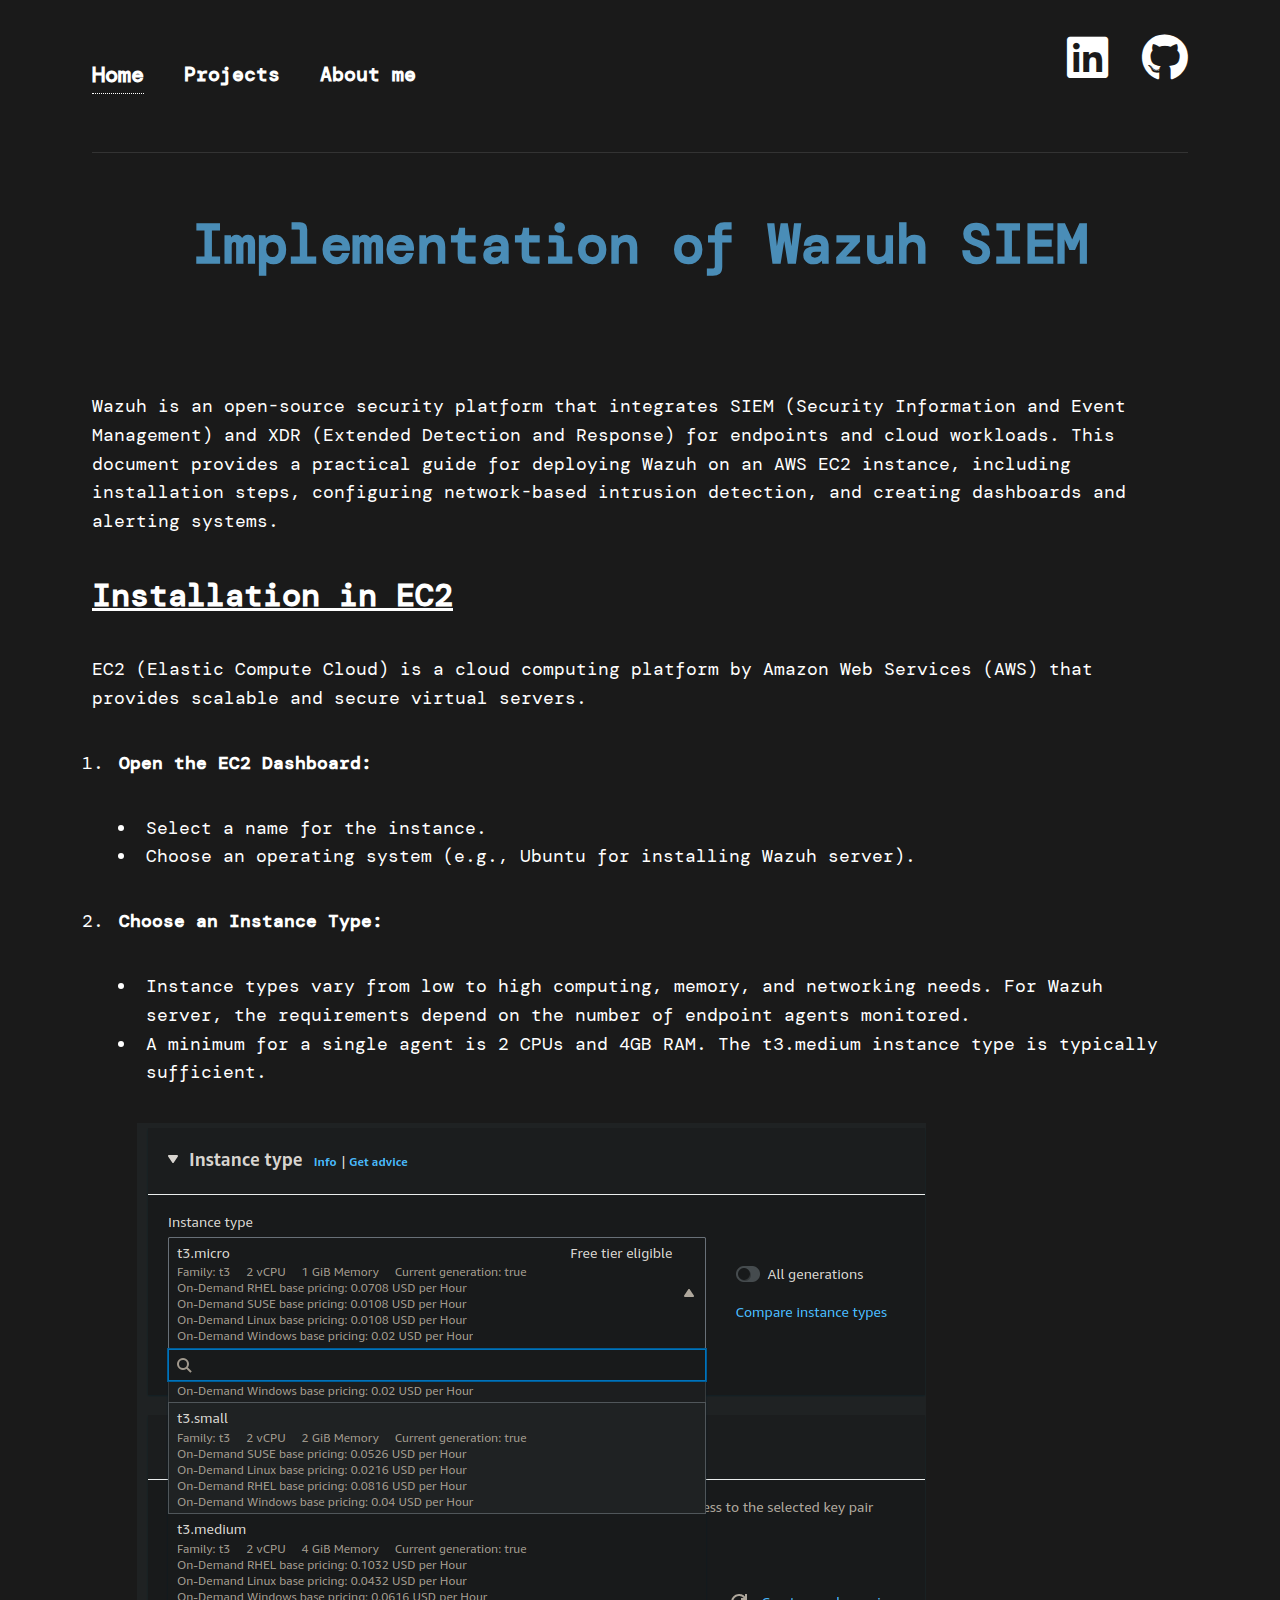
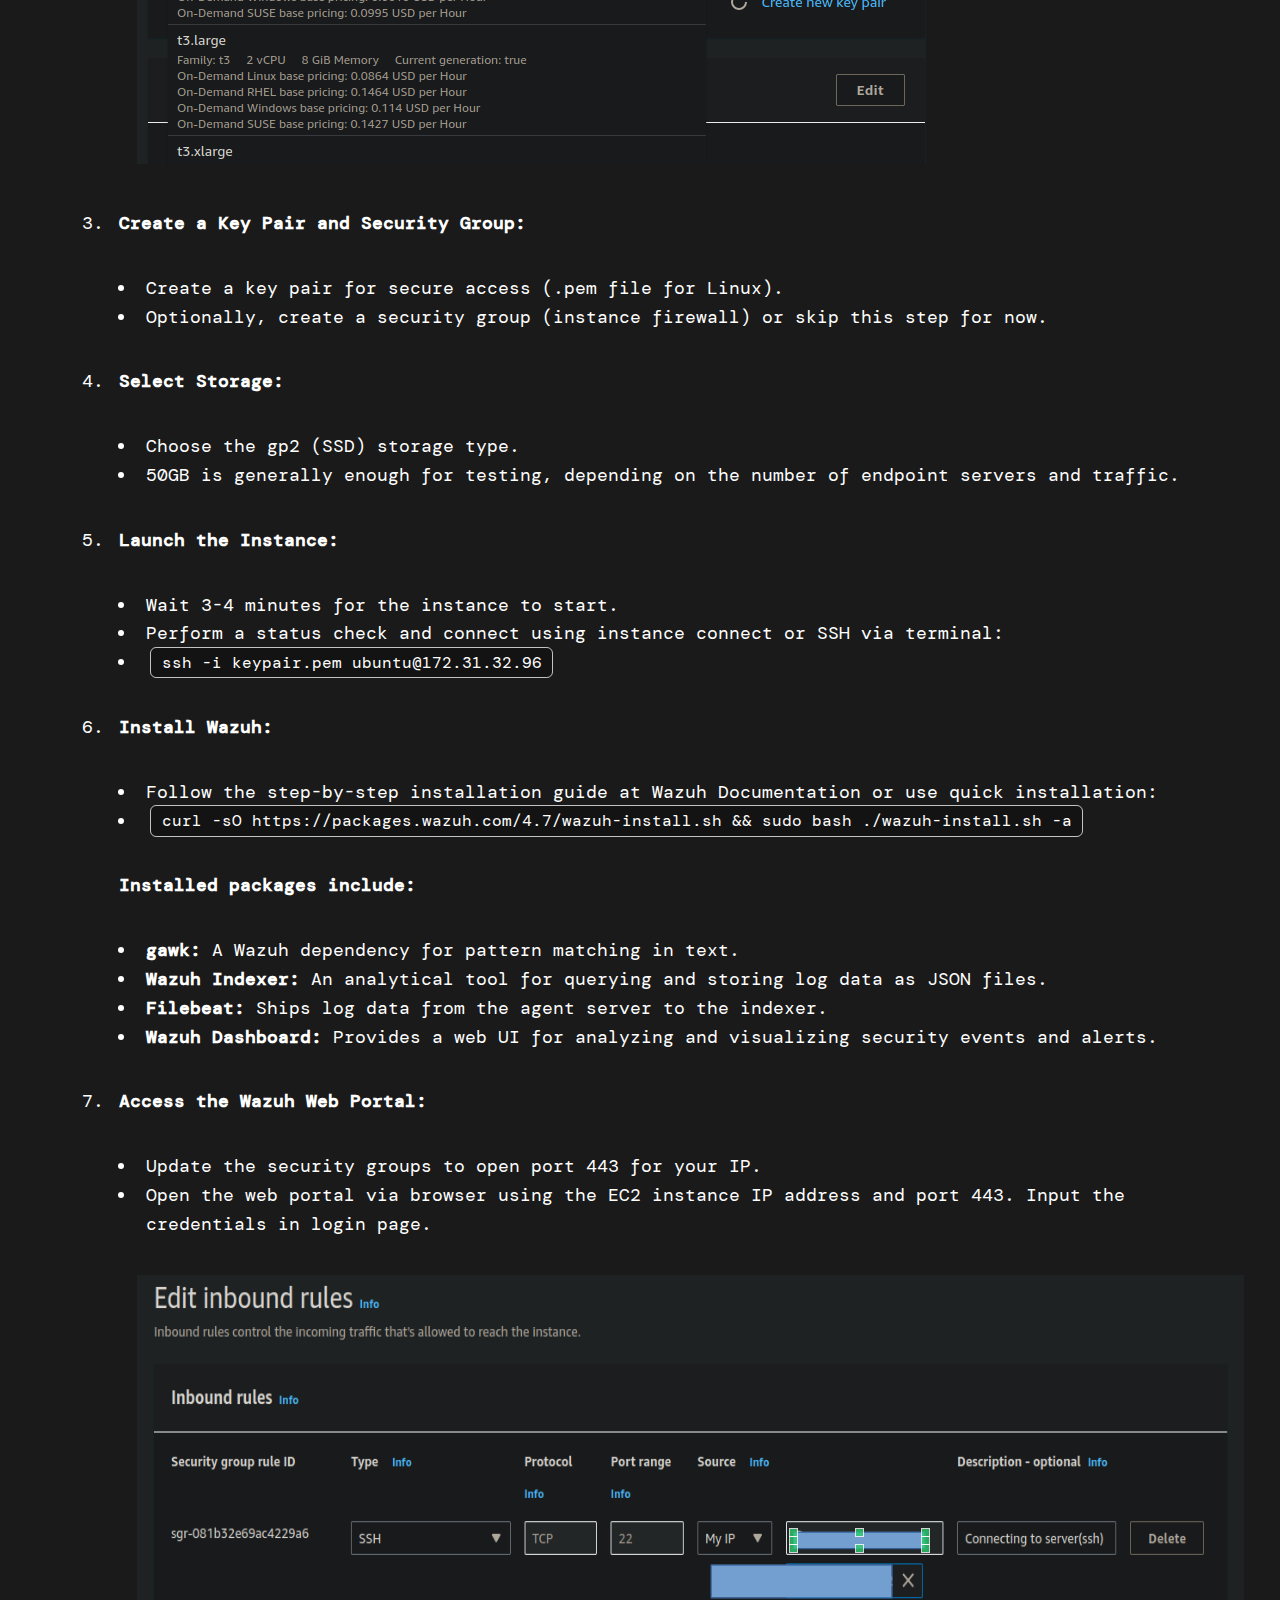
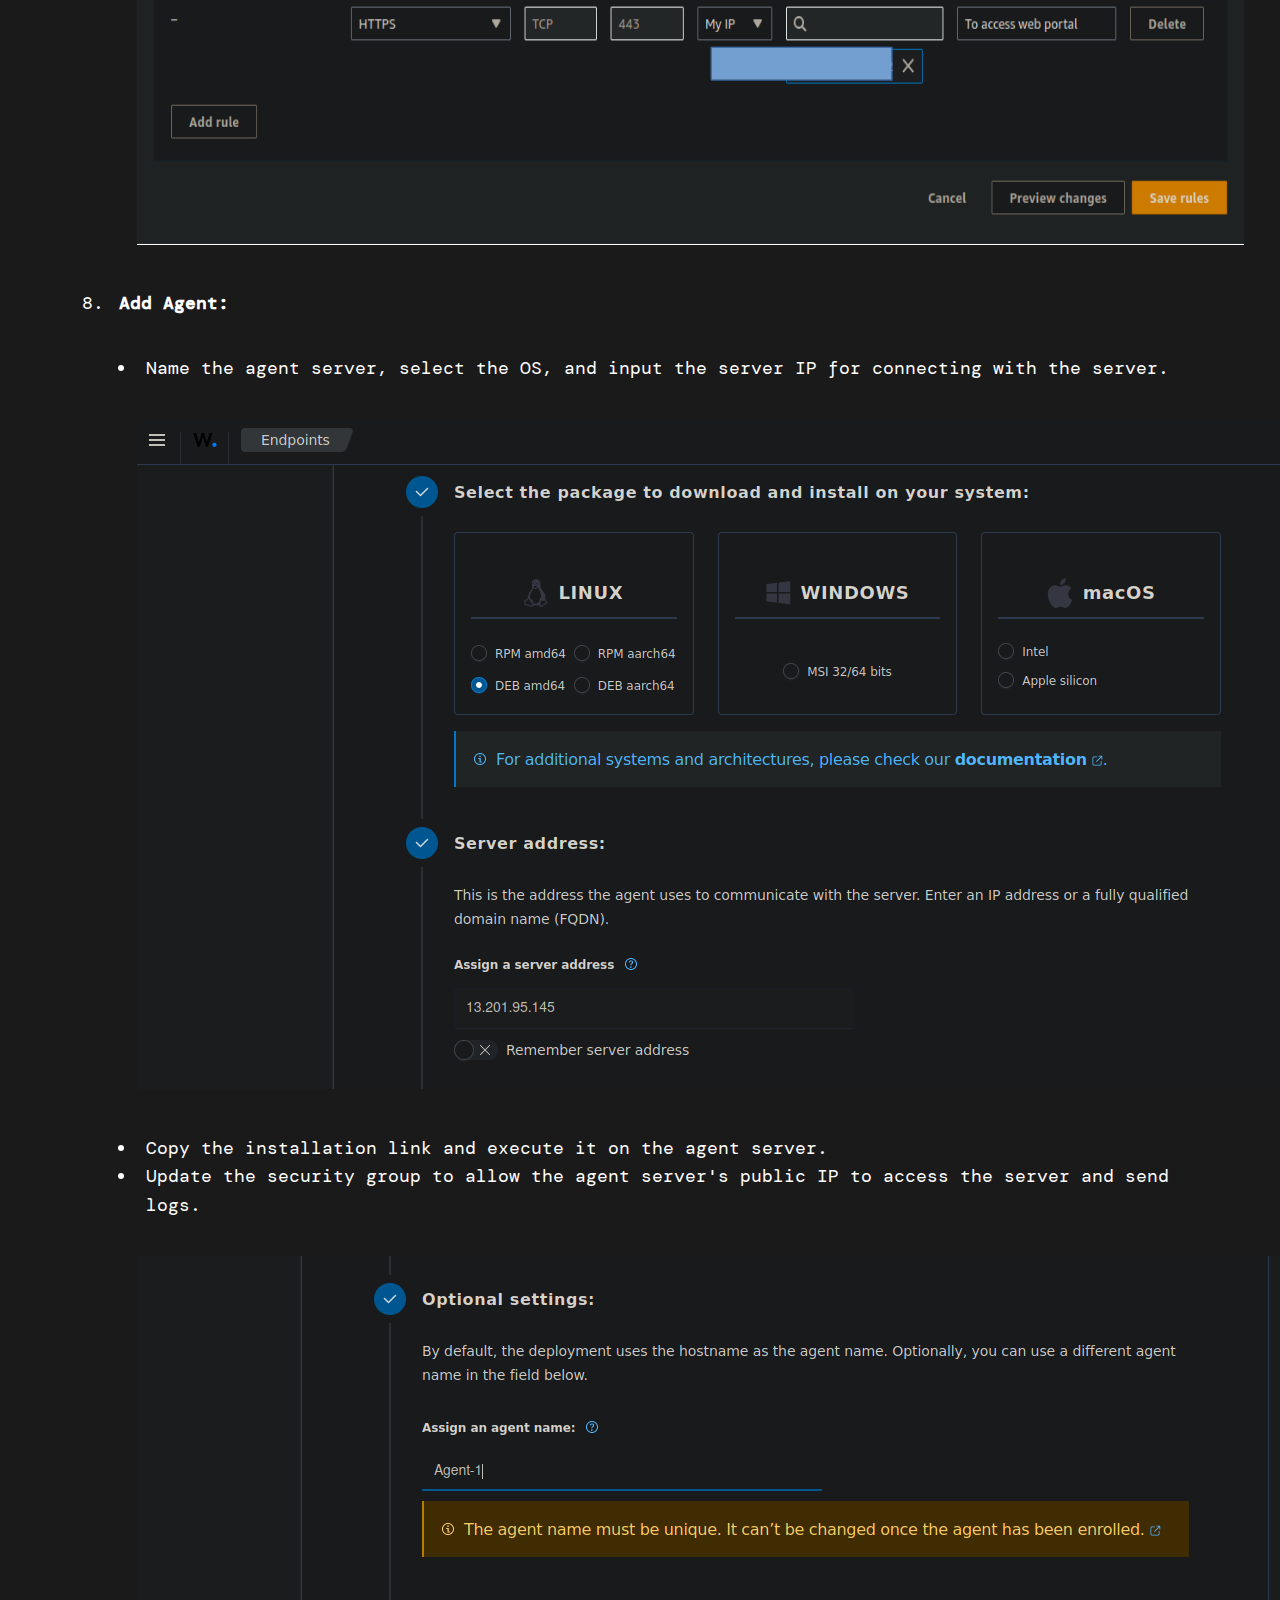
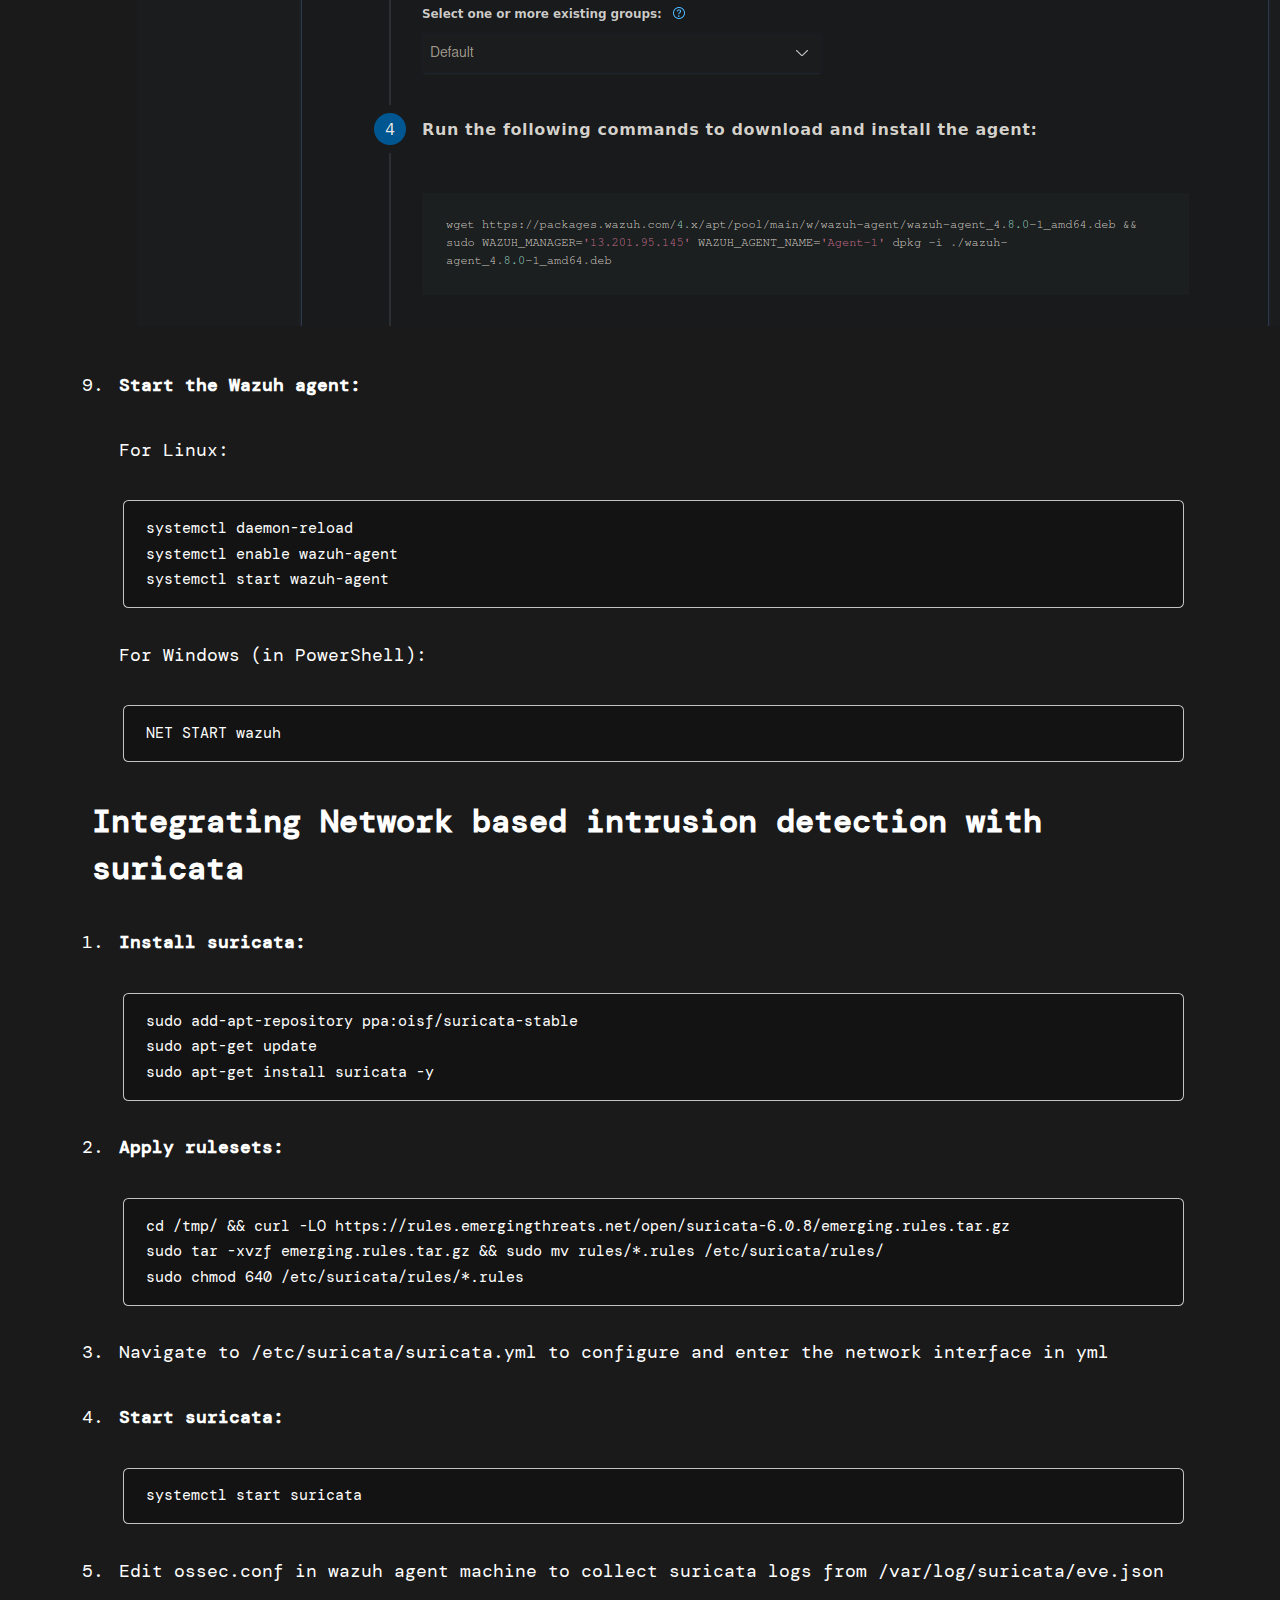
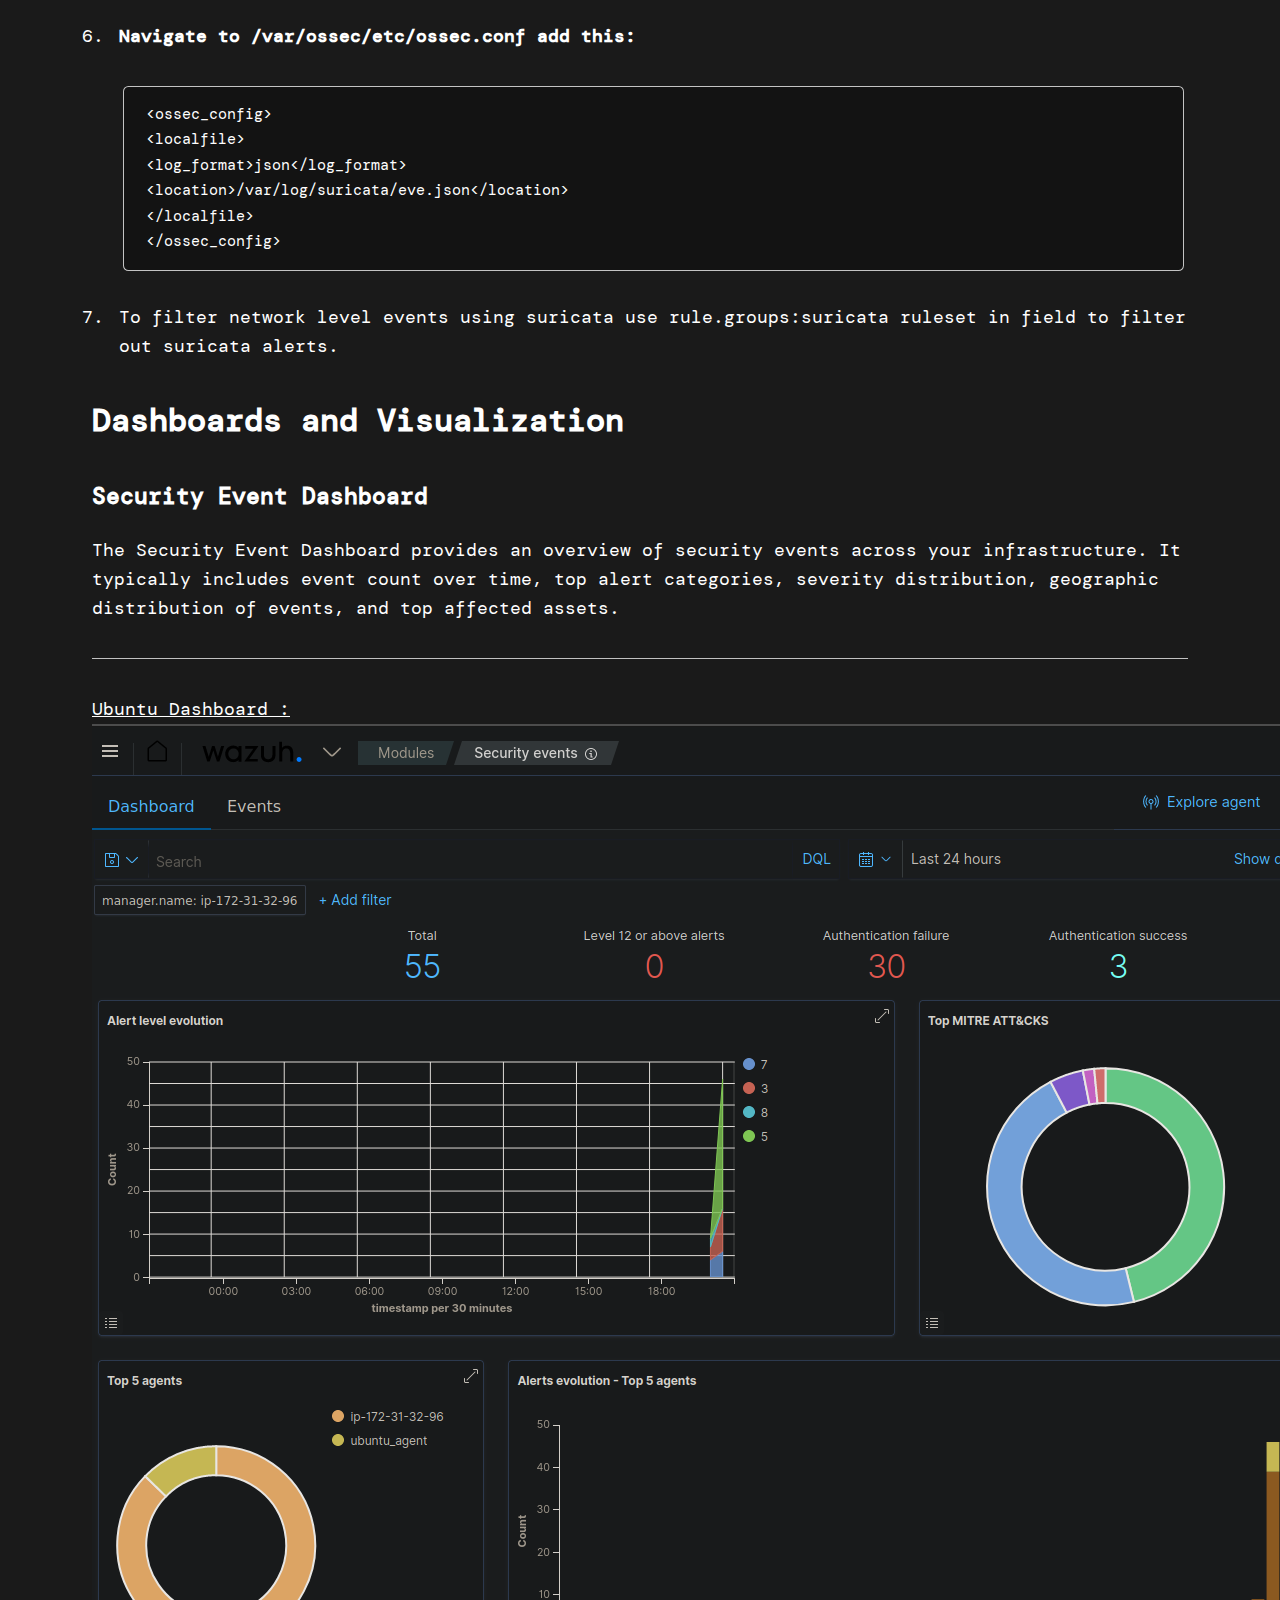
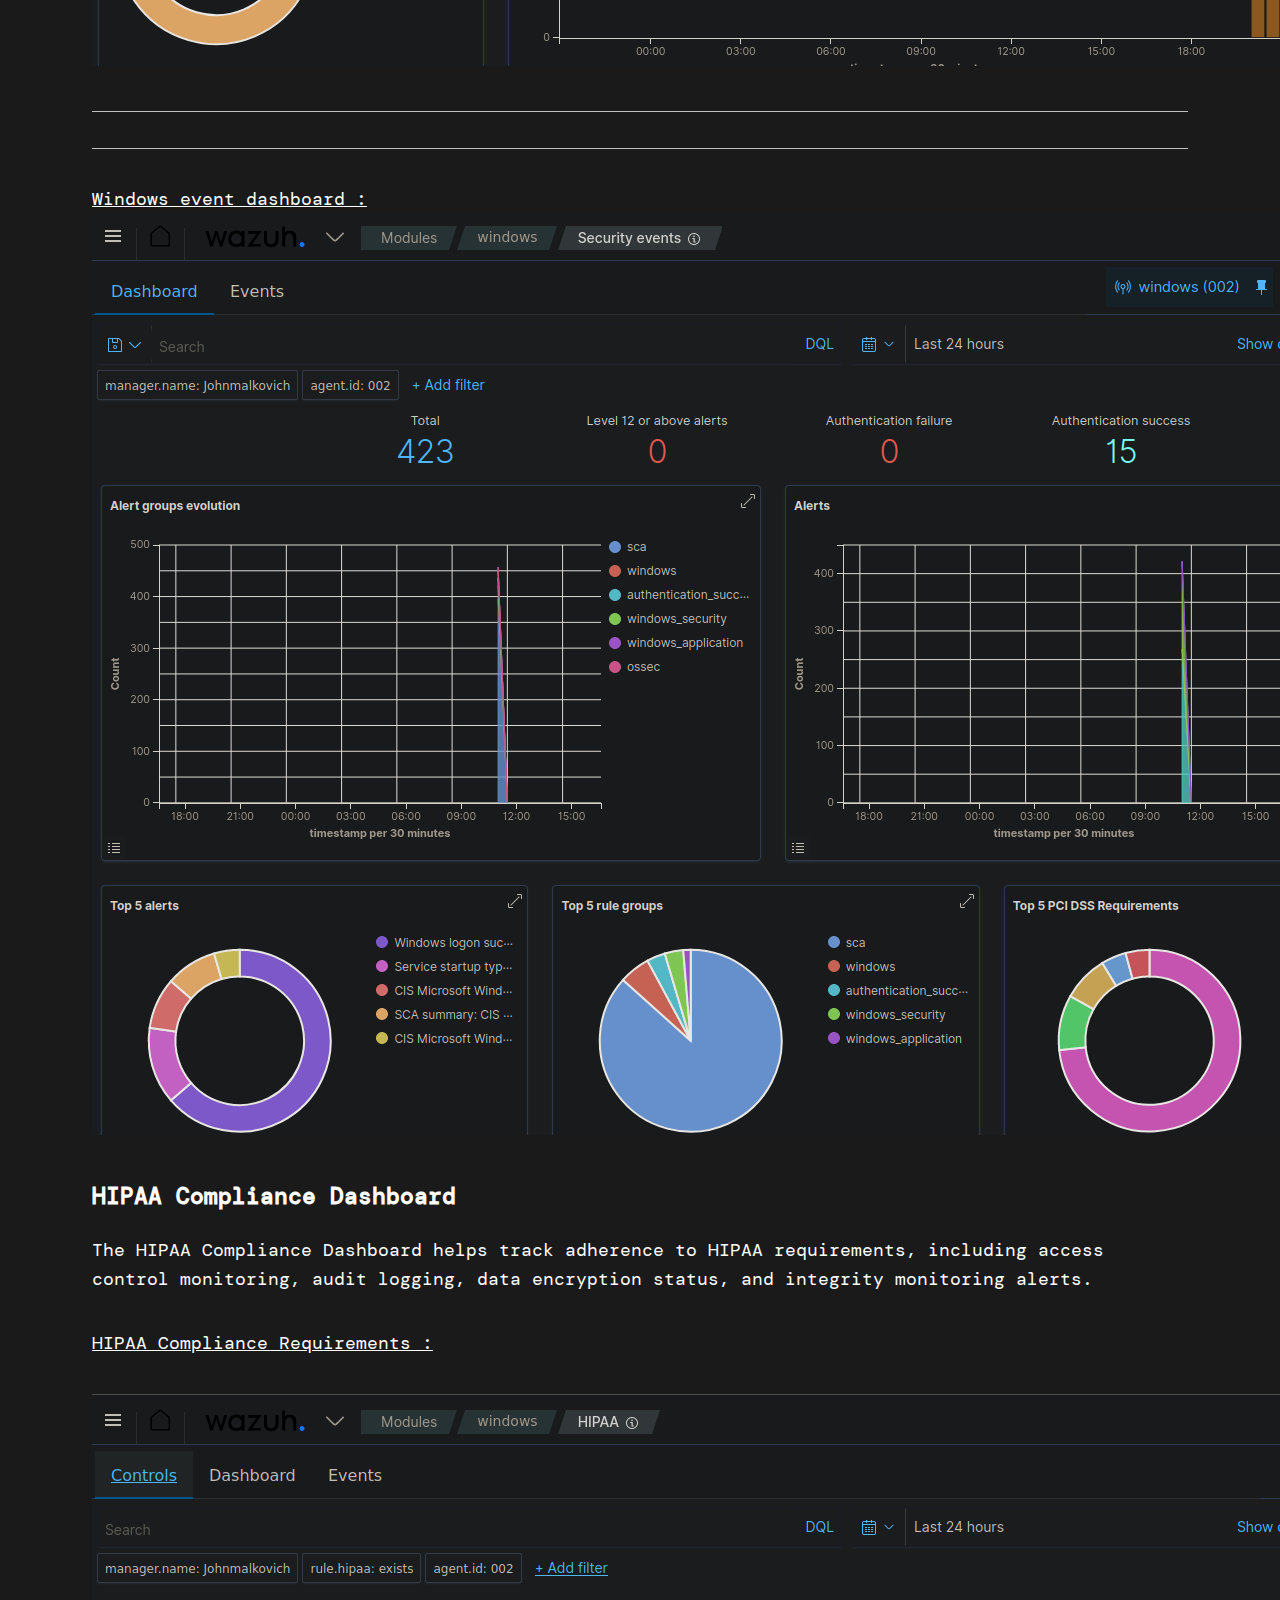
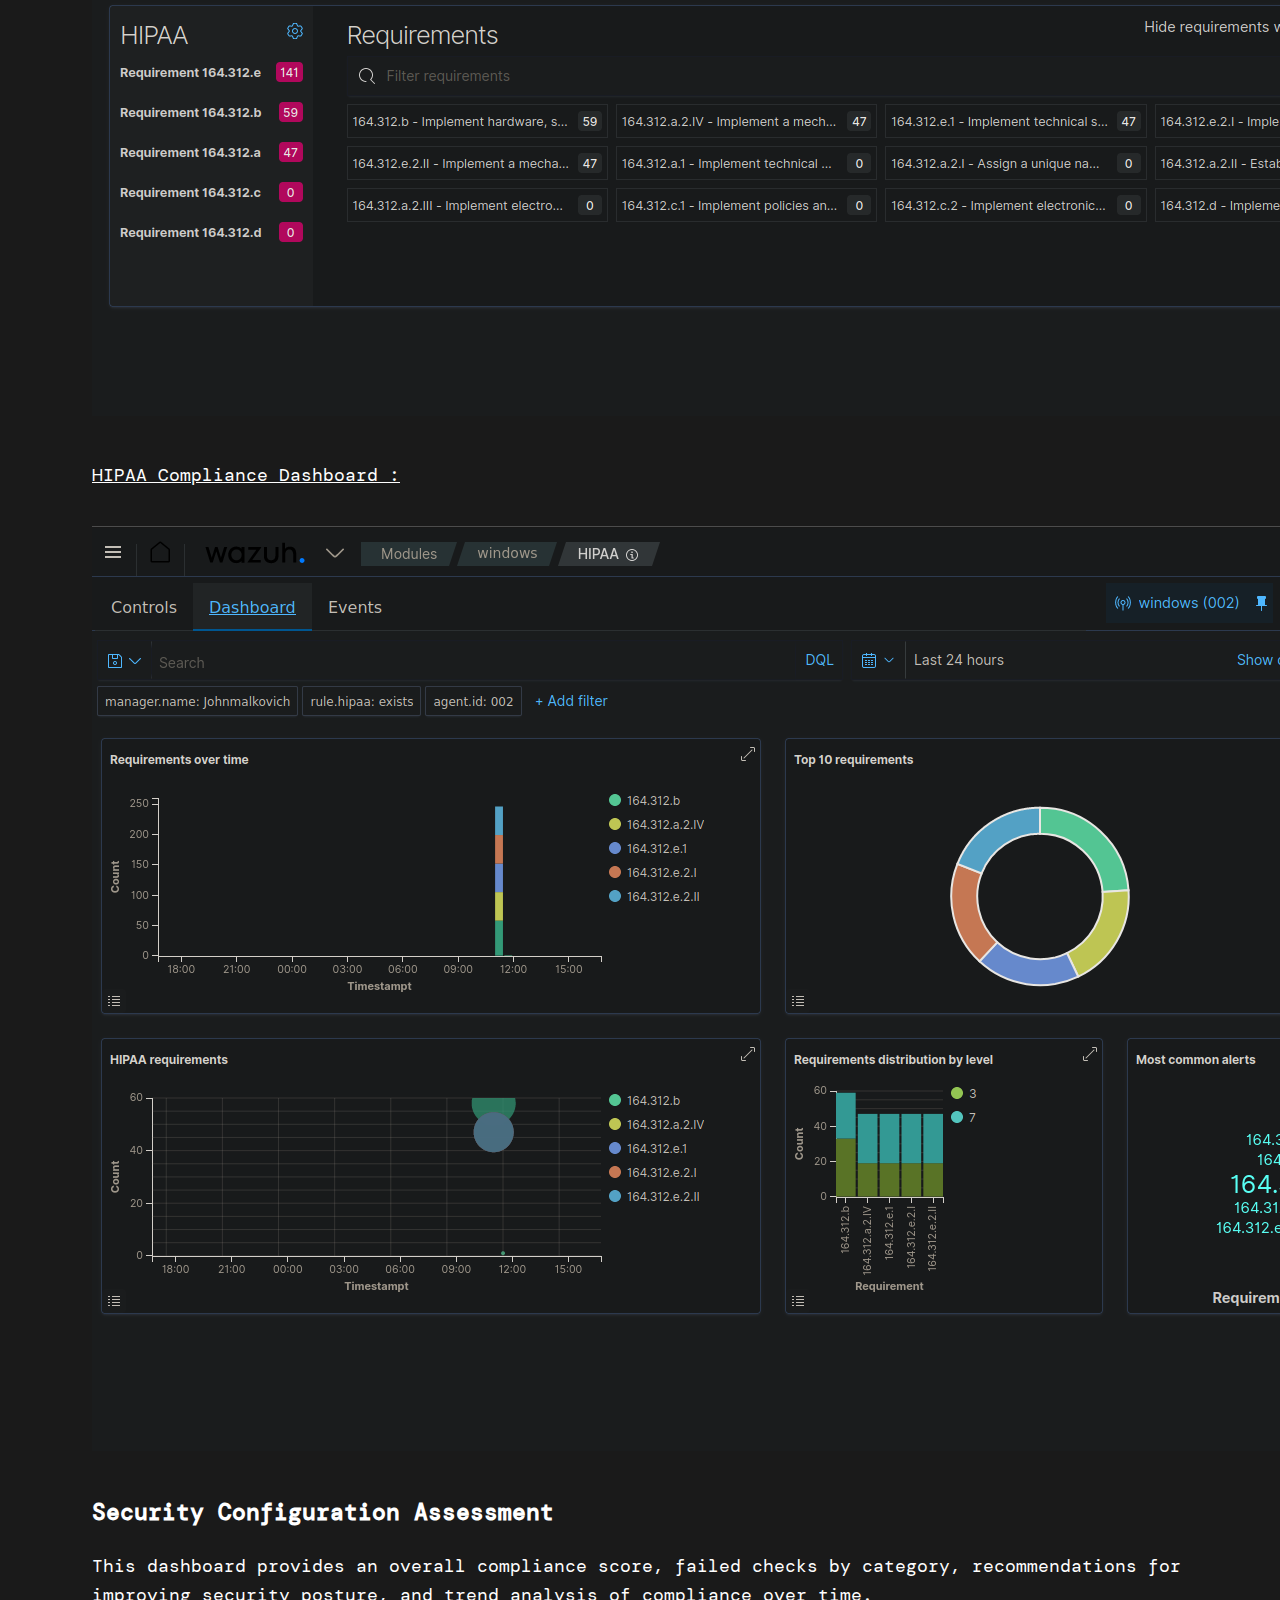
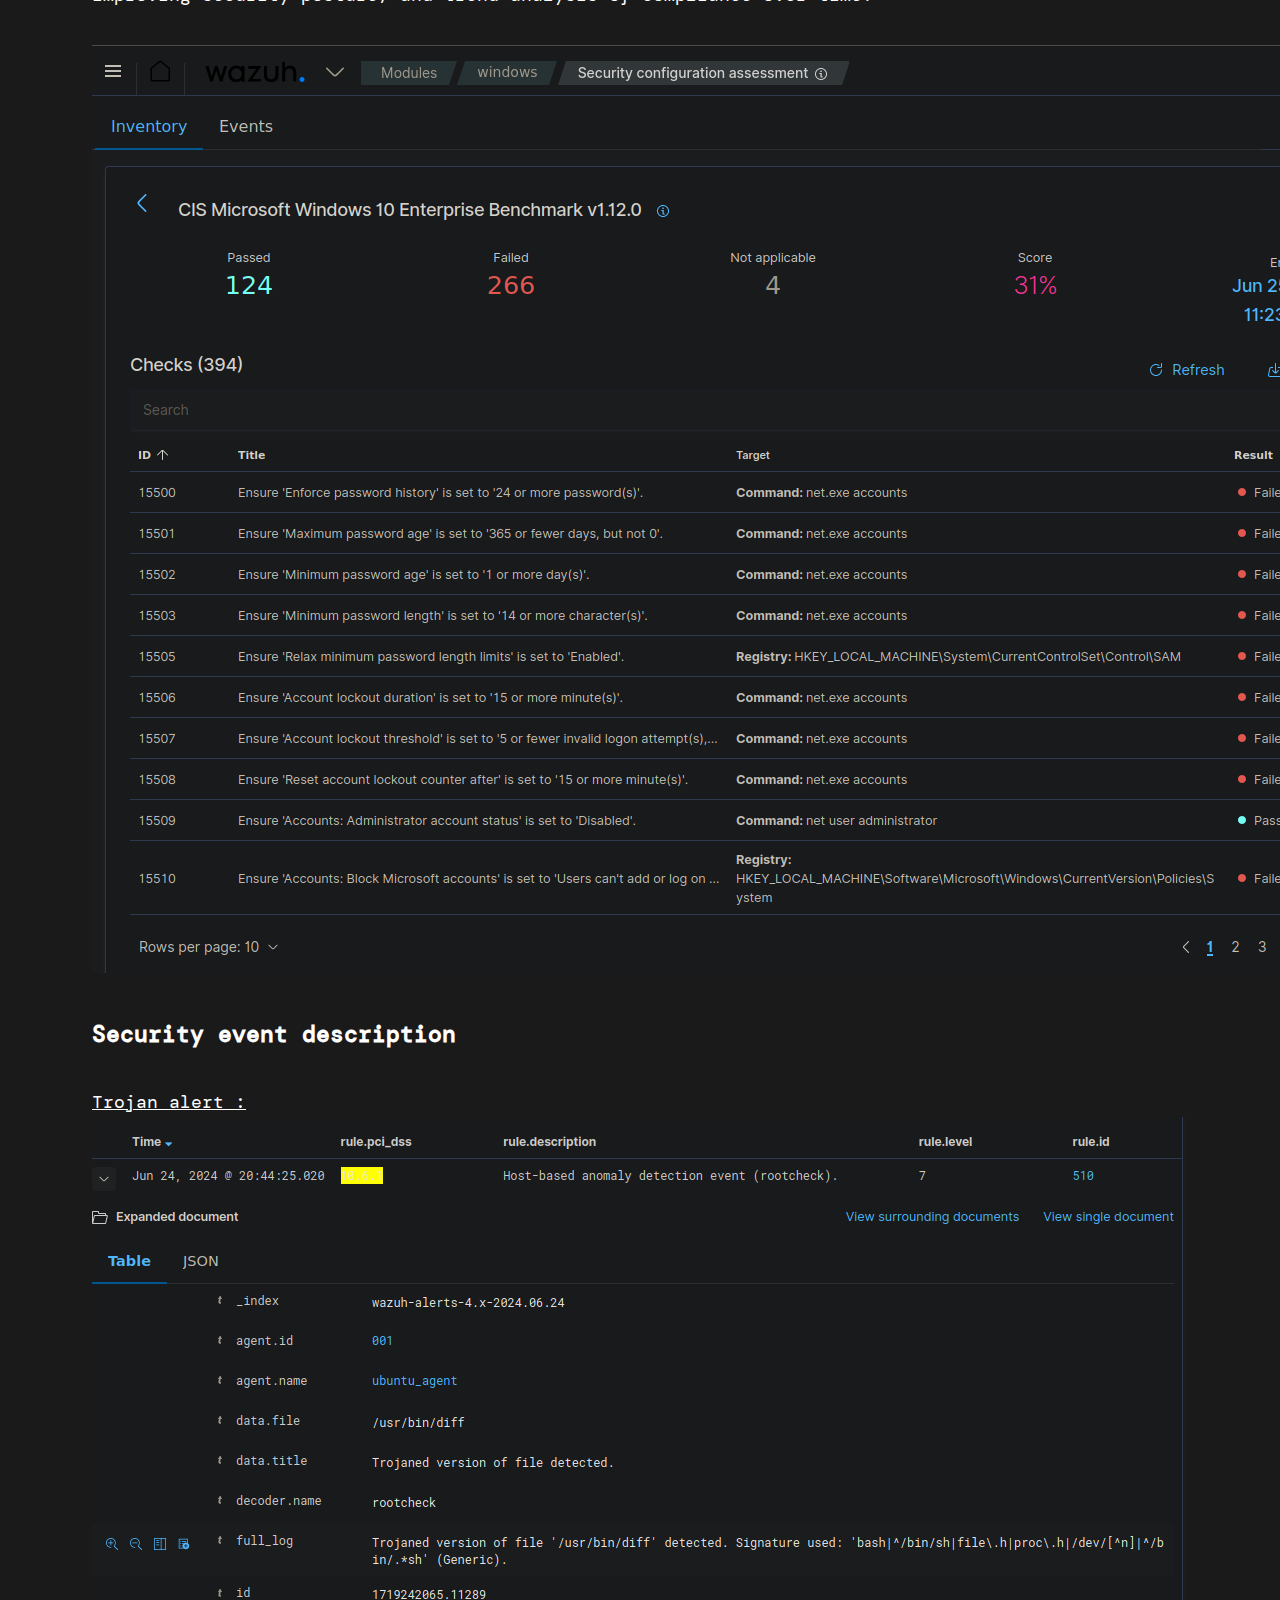
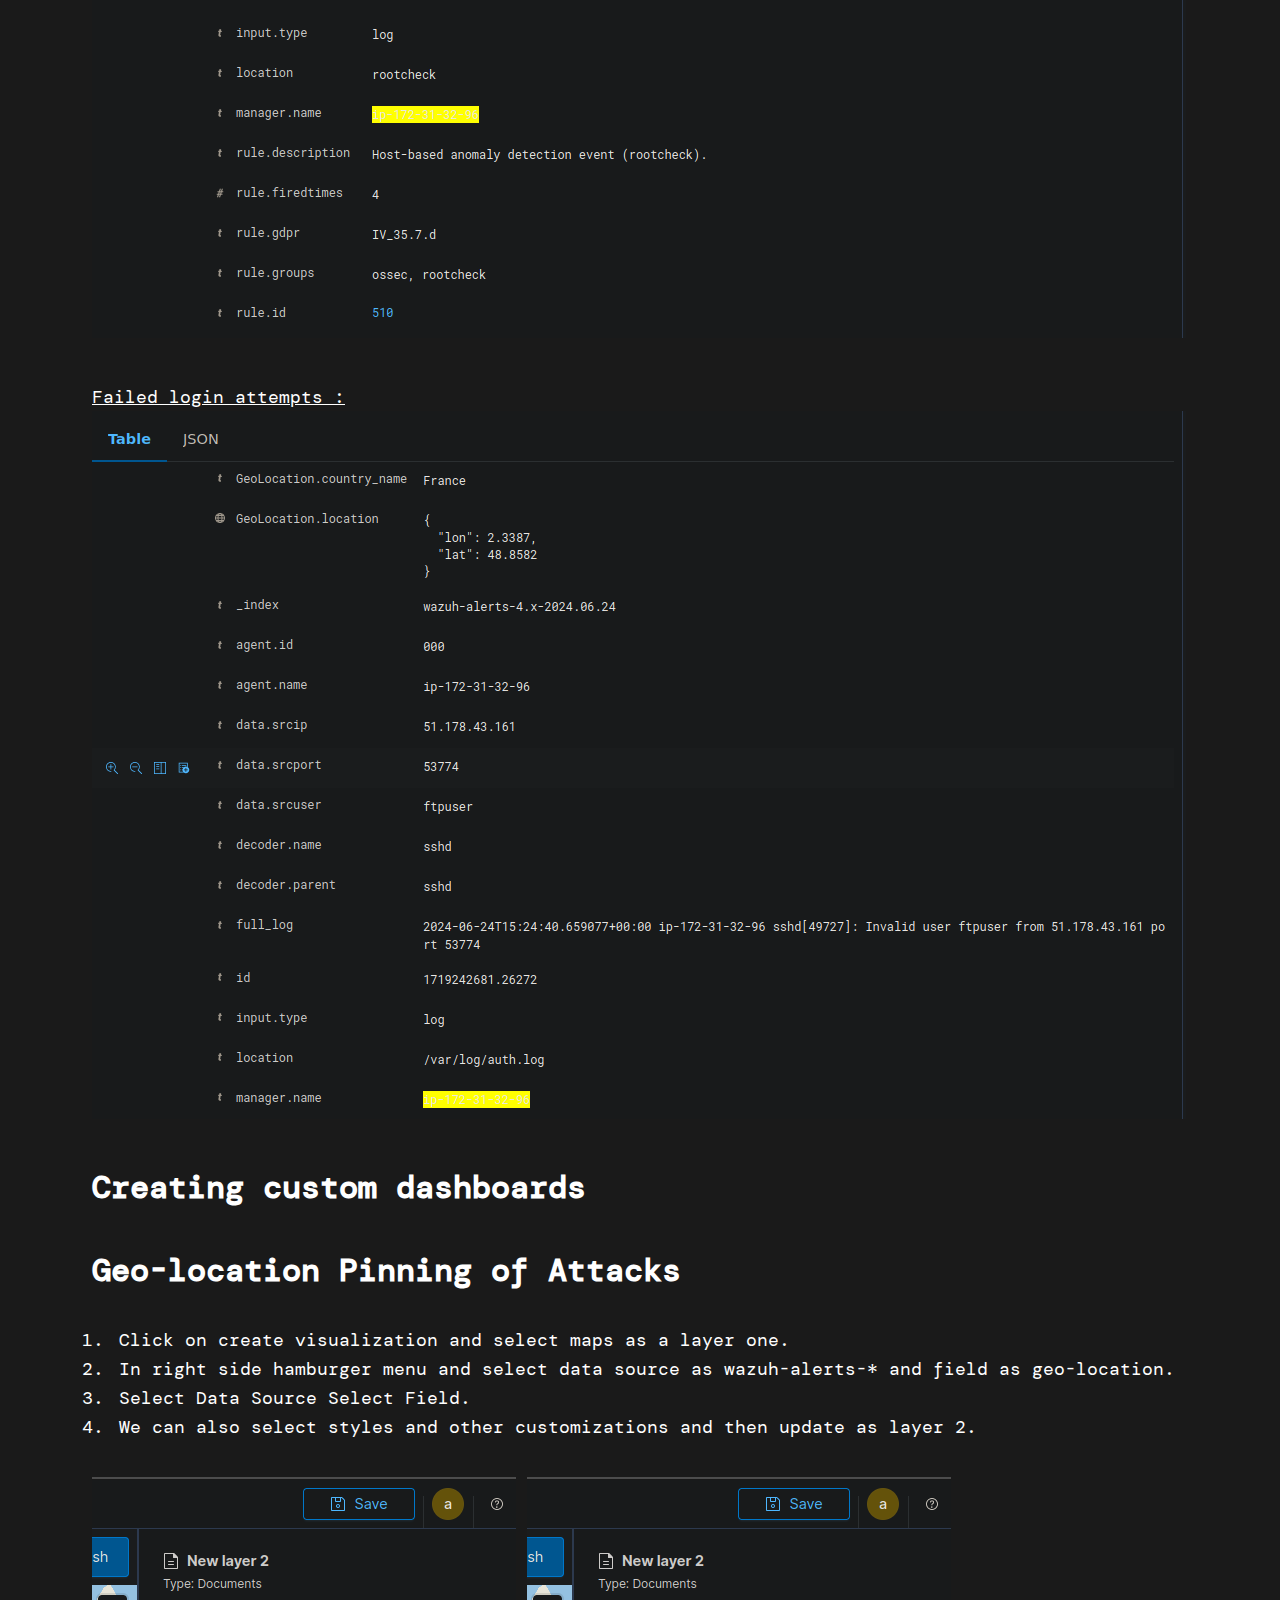
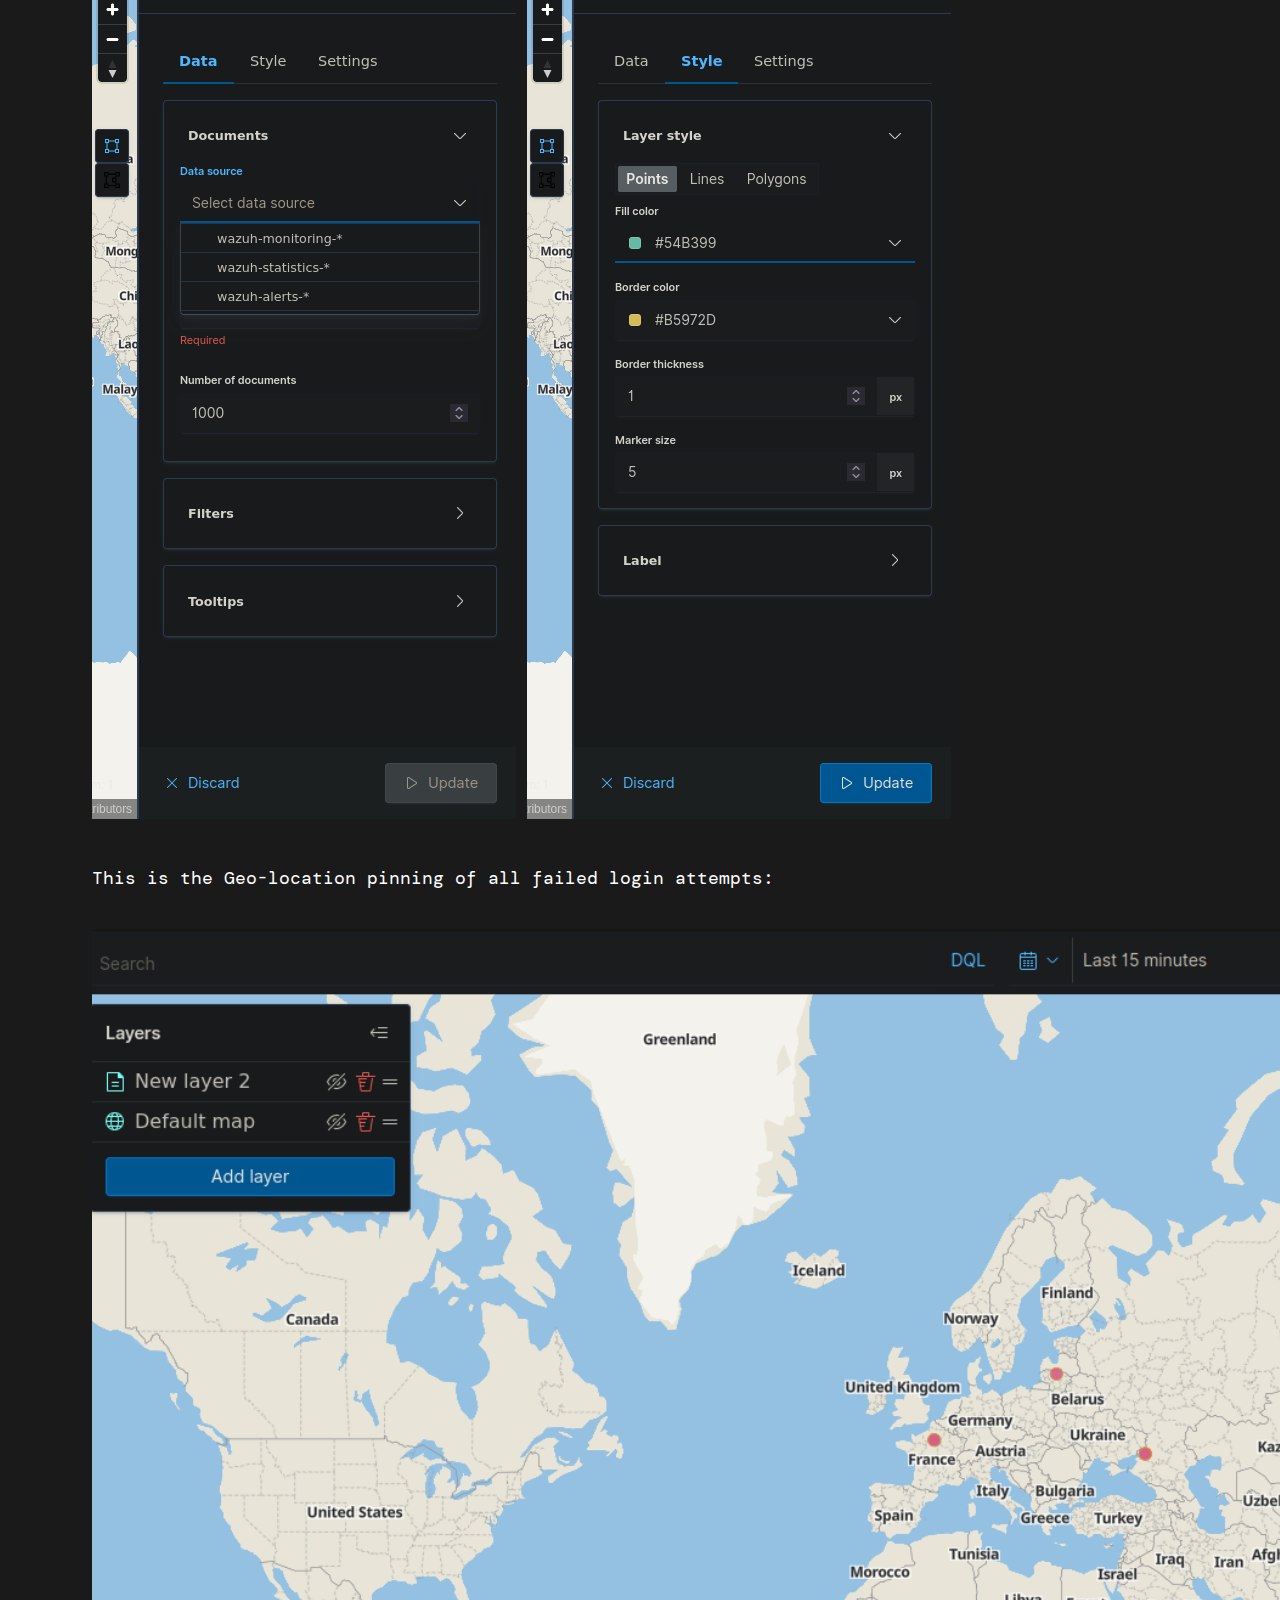
<file: Wazuh.html>
<!DOCTYPE HTML>
<html lang="en">
<head>
<!-- Basic Meta Tags -->
<meta charset="UTF-8">
<meta http-equiv="X-UA-Compatible" content="IE=edge">
<meta name="viewport" content="width=device-width, initial-scale=1.0">

<!-- Title -->
<title>Wazuh SIEM - Comprehensive Guide by Anubhav Gain | BeyondTheFirewall</title>

<!-- SEO Meta Description -->
<meta name="description" content="A comprehensive guide by Anubhav Gain on implementing Wazuh SIEM on AWS EC2. Learn step-by-step installation, configuring network intrusion detection with Suricata, creating dashboards, and alerting systems to enhance your network security monitoring.">

<!-- SEO Keywords -->
<meta name="keywords" content="Wazuh SIEM, Splunk, Network Security, Intrusion Detection System, Cybersecurity, Anubhav Gain, BeyondTheFirewall, SIEM Implementation, AWS EC2, Wazuh Installation, Suricata IDS, Log Monitoring, Dashboard Creation, Alerting Systems">

<!-- Open Graph Meta Tags for Social Media -->
<meta property="og:title" content="Wazuh SIEM - Comprehensive Guide by Anubhav Gain | BeyondTheFirewall">
<meta property="og:description" content="Explore Anubhav Gain's comprehensive guide on implementing Wazuh SIEM on AWS EC2. Enhance your network security with intrusion detection, log monitoring, dashboards, and alerting systems.">
<meta property="og:url" content="https://mranv.github.io/information/Wazuh-SIEM-comprehensive-guide.html">
<meta property="og:type" content="article">
<meta property="og:image" content="https://mranv.github.io/information/images/wazuh-siem-og.jpg">
<meta property="og:site_name" content="BeyondTheFirewall">

<!-- Twitter Card Meta Tags -->
<meta name="twitter:card" content="summary_large_image">
<meta name="twitter:title" content="Wazuh SIEM - Comprehensive Guide by Anubhav Gain | BeyondTheFirewall">
<meta name="twitter:description" content="Discover how to implement Wazuh SIEM on AWS EC2 in this detailed guide by cybersecurity expert Anubhav Gain. Improve your network security monitoring with intrusion detection, log analysis, dashboards, and alert systems.">
<meta name="twitter:image" content="https://mranv.github.io/information/images/wazuh-siem-twitter.jpg">

<!-- Canonical URL -->
<link rel="canonical" href="https://mranv.github.io/information/Wazuh-SIEM-comprehensive-guide.html">

<!-- Favicon -->
<link rel="icon" href="/favicon.ico" type="image/x-icon">

<!-- Stylesheets -->
<link rel="stylesheet" href="assets/css/main.css" />

<!-- Additional SEO Enhancements -->
<meta name="author" content="Anubhav Gain">
<meta name="robots" content="index, follow">
<meta name="theme-color" content="#1a1a1a">

<!-- Structured Data (JSON-LD) for Enhanced SEO -->
<script type="application/ld+json">
{
    "@context": "https://schema.org",
    "@type": "Article",
    "headline": "Wazuh SIEM - Comprehensive Guide",
    "description": "A comprehensive guide by Anubhav Gain on implementing Wazuh SIEM on AWS EC2. Learn step-by-step installation, configuring network intrusion detection with Suricata, creating dashboards, and alerting systems to enhance your network security monitoring.",
    "image": "https://mranv.github.io/information/images/wazuh-siem-og.jpg",
    "author": {
        "@type": "Person",
        "name": "Anubhav Gain",
        "url": "https://mranv.github.io/information/AboutMe.html",
        "sameAs": [
            "https://www.linkedin.com/in/anubhavgain/",
            "https://github.com/mranv",
            "https://twitter.com/anubhavgain"
        ],
        "jobTitle": "DevSecOps Engineer & Cybersecurity Specialist",
        "worksFor": {
            "@type": "Organization",
            "name": "Infopercept Consulting"
        },
        "alumniOf": {
            "@type": "EducationalOrganization",
            "name": "Parul University"
        }
    },
    "publisher": {
        "@type": "Organization",
        "name": "BeyondTheFirewall",
        "logo": {
            "@type": "ImageObject",
            "url": "https://mranv.github.io/information/images/logo.png"
        }
    },
    "datePublished": "2024-04-27",
    "dateModified": "2024-04-27",
    "mainEntityOfPage": {
        "@type": "WebPage",
        "@id": "https://mranv.github.io/information/Wazuh-SIEM-comprehensive-guide.html"
    }
}
</script>

<!-- Google Analytics (Optional) -->
<!-- Replace 'UA-XXXXXXXXX-X' with your actual Tracking ID -->
<script async src="https://www.googletagmanager.com/gtag/js?id=UA-XXXXXXXXX-X"></script>
<script>
  window.dataLayer = window.dataLayer || [];
  function gtag(){dataLayer.push(arguments);}
  gtag('js', new Date());

  gtag('config', 'UA-XXXXXXXXX-X');
</script>


<link rel="stylesheet" href="assets/css/main.css" />
<style>
body {
    font-size: 18px;
    line-height: 1.6;
    color: #ffffff;
    background-color: #1a1a1a;
    margin: 0;
    padding: 0;
}
#wrapper {
    max-width: 100%;
    margin: 0 auto;
    padding: 0 20px;
}
#main {
    width: 100%;
    max-width: 1800px;
    margin: 0 auto;
}
.inner {
    padding: 20px;
}
#header {
    display: flex;
    justify-content: space-between;
    align-items: center;
    padding: 20px 0;
    border-bottom: 1px solid #333;
}
.header-content {
    display: flex;
    justify-content: space-between;
    align-items: center;
    width: 100%;
}
.header-links {
    display: flex;
    gap: 2.5rem;
}
.header-links a {
    white-space: nowrap;
    font-size: 1.2em;
    color: #ffffff;
    text-decoration: none;
    transition: color 0.3s ease;
}
.header-links a:hover {
    color: #007bff;
}
h1 {
    margin: 40px 0;
    font-size: 3em;
    text-align: center;
    color: #4a8db7;
}
.content {
    background-color: transparent;
    padding: 30px;
    border-radius: 8px;
    color: #3b3b3b;
}
.icons {
    list-style-type: none;
    padding: 0;
    display: flex;
    gap: 1rem;
}
.icons a {
    font-size: 2.1em;
    color: #4a4a4a;
    transition: color 0.3s ease;
}
.icons a:hover {
    color: #007bff;
}
.image-container {
    margin: 40px 0;
    text-align: center;
}
.image-container img {
    max-width: 100%;
    height: auto;
    box-shadow: 0 4px 8px rgba(41, 41, 41, 0.1);
}

/* Responsive adjustments */
@media screen and (max-width: 768px) {
    body {
        font-size: 16px;
    }
    #header {
        flex-direction: column;
        align-items: flex-start;
    }
    .header-content {
        flex-direction: column;
        align-items: flex-start;
    }
    .header-links {
        flex-direction: column;
        gap: 1rem;
        margin-bottom: 1rem;
    }
    h1 {
        font-size: 2em;
    }
}
</style>
</head>
<body class="is-preload">
    <!-- Wrapper -->
    <div id="wrapper">
        <!-- Main -->
        <div id="main">
            <div class="inner">
                <!-- Header -->
                <header id="header">
                    <div class="header-content">
                        <div class="header-links">
                            <a href="index.html"logo"><strong>Home</strong></a>
                            <a href="Projects.html" class="logo"><strong>Projects</strong></a>
                                <a href="AboutMe.html" class="logo"><strong>About me</strong></a>
                            
                        </div>
                        <ul class="icons">
                            <li><a href="https://www.linkedin.com/in/anubhavgain/" class="icon brands fa-linkedin"><span class="label">LinkedIn</span></a></li>
                            <li><a href="https://github.com/mranv" class="icon brands fa-github"><span class="label">Github</span></a></li>
                        </ul>
                    </div>
                </header>

    <!-- Main content -->
    <div id="main">
        <section>
            <header class="main">
                <br><br>
                <h1>Implementation of Wazuh SIEM</h1>
            </header>
            <br><br>

            <p>Wazuh is an open-source security platform that integrates SIEM (Security Information and Event Management) and XDR (Extended Detection and Response) for endpoints and cloud workloads. This document provides a practical guide for deploying Wazuh on an AWS EC2 instance, including installation steps, configuring network-based intrusion detection, and creating dashboards and alerting systems.</p>

            <h2></h2>
            
            <h2><u>Installation in EC2</u></h2>
            <p></p>
            <p>EC2 (Elastic Compute Cloud) is a cloud computing platform by Amazon Web Services (AWS) that provides scalable and secure virtual servers.</p>
            <p></p>
            <ol>
                <li>
                    <p><strong>Open the EC2 Dashboard:</strong></p>
                    <ul>
                        <li>Select a name for the instance.</li>
                        <li>Choose an operating system (e.g., Ubuntu for installing Wazuh server).</li>
                    </ul>
                </li>
                <li>
                    <p><strong>Choose an Instance Type:</strong></p>
                    <ul>
                        <li>Instance types vary from low to high computing, memory, and networking needs. For Wazuh server, the requirements depend on the number of endpoint agents monitored.</li>
                        <li>A minimum for a single agent is 2 CPUs and 4GB RAM. The t3.medium instance type is typically sufficient.</li>
                        <p><p>
        
                            <img src="assets/images/instance_type.png" alt="" />
        
                    </ul>
                </li>
                <li>
                    <p><strong>Create a Key Pair and Security Group:</strong></p>
                    <ul>
                        <li>Create a key pair for secure access (.pem file for Linux).</li>
                        <li>Optionally, create a security group (instance firewall) or skip this step for now.</li>
                    </ul>
                </li>
                <li>
                    <p><strong>Select Storage:</strong></p>
                    <ul>
                        <li>Choose the gp2 (SSD) storage type.</li>
                        <li>50GB is generally enough for testing, depending on the number of endpoint servers and traffic.</li>
                    </ul>
                </li>
                <li>
                    <p><strong>Launch the Instance:</strong></p>
                    <ul>
                        <li>Wait 3-4 minutes for the instance to start.</li>
                        <li>Perform a status check and connect using instance connect or SSH via terminal:</li>
                        <li><code>ssh -i keypair.pem ubuntu@172.31.32.96</code></li>
                    </ul>
                </li>
                <li>
                    <p><strong>Install Wazuh:</strong></p>
                    <ul>
                        <li>Follow the step-by-step installation guide at Wazuh Documentation or use quick installation:</li>
                        <li><code>curl -sO https://packages.wazuh.com/4.7/wazuh-install.sh && sudo bash ./wazuh-install.sh -a</code></li>
                    </ul>
                    <p><strong>Installed packages include:</strong></p>
                    <ul>
                        <li><strong>gawk:</strong> A Wazuh dependency for pattern matching in text.</li>
                        <li><strong>Wazuh Indexer:</strong> An analytical tool for querying and storing log data as JSON files.</li>
                        <li><strong>Filebeat:</strong> Ships log data from the agent server to the indexer.</li>
                        <li><strong>Wazuh Dashboard:</strong> Provides a web UI for analyzing and visualizing security events and alerts.</li>
                    </ul>
                </li>
                <li>
                    <p><strong>Access the Wazuh Web Portal:</strong></p>
                    <ul>
                        <li>Update the security groups to open port 443 for your IP.</li>
                        <li>Open the web portal via browser using the EC2 instance IP address and port 443. Input the credentials in login page.</li>
                        <p></p>
                        <img src="assets/images/Security_groups.png" alt="" />
                        <p></p>
                        
                    </ul>
                </li>
                <li>
                    <p><strong>Add Agent:</strong></p>
                    <ul>
                        <li>Name the agent server, select the OS, and input the server IP for connecting with the server.</li>
                        
                        <p></p>
                        <img src="assets/images/Adding_agent_1.png" alt="" />
                        <p></p>
                        <li>Copy the installation link and execute it on the agent server.</li>
                        <li>Update the security group to allow the agent server's public IP to access the server and send logs.</li>
                        <p></p>
                        <img src="assets/images/Adding_agent_2.png" alt="" />
                    </ul>
                </li>
                <li>
                    <p><strong>Start the Wazuh agent:</strong></p>
                    <p>For Linux:</p>
                    <pre><code>systemctl daemon-reload
systemctl enable wazuh-agent
systemctl start wazuh-agent</code></pre>
                    <p>For Windows (in PowerShell):</p>
                    <pre><code>NET START wazuh</code></pre>
                </li>
            </ol>

            <p></p>
            <P></P>

            <h2>Integrating Network based intrusion detection with suricata</h2>
            <p></p>
            <ol>
                <li>
                    <p><strong>Install suricata:</strong></p>
                    <pre><code>sudo add-apt-repository ppa:oisf/suricata-stable
sudo apt-get update
sudo apt-get install suricata -y</code></pre>
                </li>
                <li>
                    <p><strong>Apply rulesets:</strong></p>
                    <pre><code>cd /tmp/ && curl -LO https://rules.emergingthreats.net/open/suricata-6.0.8/emerging.rules.tar.gz
sudo tar -xvzf emerging.rules.tar.gz && sudo mv rules/*.rules /etc/suricata/rules/
sudo chmod 640 /etc/suricata/rules/*.rules</code></pre>
                </li>
                <li>
                    <p>Navigate to /etc/suricata/suricata.yml to configure and enter the network interface in yml</p>
                </li>
                <li>
                    <p><strong>Start suricata:</strong></p>
                    <pre><code>systemctl start suricata</code></pre>
                </li>
                <li>
                    <p>Edit ossec.conf in wazuh agent machine to collect suricata logs from /var/log/suricata/eve.json</p>
                </li>
                <li>
                    <p><strong>Navigate to /var/ossec/etc/ossec.conf add this:</strong></p>
                    <pre><code>&lt;ossec_config&gt;
&lt;localfile&gt;
&lt;log_format&gt;json&lt;/log_format&gt;
&lt;location&gt;/var/log/suricata/eve.json&lt;/location&gt;
&lt;/localfile&gt;
&lt;/ossec_config&gt;</code></pre>
                </li>
                <li>
                    <p>To filter network level events using suricata use rule.groups:suricata ruleset in field to filter out suricata alerts.</p>
                </li>
            </ol>

            <p></p>
            <p></p>
            <p></p>

            <h2>Dashboards and Visualization</h2>

            <p></p>

            <h3>Security Event Dashboard</h3>
            <p>The Security Event Dashboard provides an overview of security events across your infrastructure. It typically includes event count over time, top alert categories, severity distribution, geographic distribution of events, and top affected assets.</p>
    <hr>
    <u>Ubuntu Dashboard : </u>
            <img src="assets/images/Event_dashboard_ubuntu.png" alt="" />
            <hr>
            <hr>
    <u>Windows event dashboard :</u>
    
            <img src="assets/images/Event_dashboard_windows.png" alt="" />
            

            <p></p>

            <h3>HIPAA Compliance Dashboard</h3>
            <p>The HIPAA Compliance Dashboard helps track adherence to HIPAA requirements, including access control monitoring, audit logging, data encryption status, and integrity monitoring alerts.</p>
            <p></p>
    <u>HIPAA Compliance Requirements :</u>
    <p></p>
            <img src="assets/images/HIPAA_dashboard_1.png" alt="" />
            
            <p></p>
    <u>HIPAA Compliance Dashboard :</u>
    <p></p>
            <img src="assets/images/HIPAA_dashboard_2.png" alt="" />
            

            <p></p>

            <h3>Security Configuration Assessment</h3>
            <p>This dashboard provides an overall compliance score, failed checks by category, recommendations for improving security posture, and trend analysis of compliance over time.</p>
            <p></p>
            <img src="assets/images/Security_configuration_assessment.png" alt="" />
            
            <p></p>
            <p></p>

            <h3>Security event description</h3>
            <p></p>
            <u>Trojan alert :</u>
            <img src="assets/images/Security_Event_1.png" alt="" />
           
            <p></p>
            <p></p>

            <u>Failed login attempts :</u>
            <img src="assets/images/Security_event_2.png" alt="" />
            
            

            <p></p>
            <p></p>

            <h2>Creating custom dashboards</h2>
            <p></p>
            <h2>Geo-location Pinning of Attacks</h2>
            <ol>
                <li>Click on create visualization and select maps as a layer one.</li>
                <li>In right side hamburger menu and select data source as wazuh-alerts-* and field as geo-location.</li>
                <li>Select Data Source Select Field.</li>
                <li>We can also select styles and other customizations and then update as layer 2.</li>
            </ol>
            <img src="assets/images/dashboard_settings_1.png" alt="" />
            <img src="assets/images/dashboard_settings_2.png" alt="" />
            
            <p></p>

            <p>This is the Geo-location pinning of all failed login attempts:</p>
            <img src="assets/images/geo-location.png" alt="" />

            <p></p>
            <p></p>

            <h2>Failed Authentication Attempts Dashboard</h2>
            <ol>
                <li>Choose "Data Table" as the visualization type.</li>
                <li>Set the data source to "wazuh-alerts-*".</li>
                <li>Add a filter: rule.groups: authentication AND rule.level: >=5</li>
                <li>Under "Buckets", add: Split rows: agent.name (for source)</li>
                <li>Split rows: rule.description (for event details)</li>
                <li>Under "Metrics", add: Count of events</li>
                <li>Save and add to your dashboard.</li>
            </ol>

            <h2>Threat Intelligence Integration</h2>
            <ol>
                <li>
                    <p>Edit /var/ossec/etc/ossec.conf on the Wazuh manager:</p>
                    <pre><code>&lt;ossec_config&gt;
&lt;integration&gt;
&lt;name&gt;custom-ti&lt;/name&gt;
&lt;hook_url&gt;http://your-ti-feed-url&lt;/hook_url&gt;
&lt;level&gt;3&lt;/level&gt;
&lt;alert_format&gt;json&lt;/alert_format&gt;
&lt;/integration&gt;
&lt;/ossec_config&gt;</code></pre>
                </li>
                <li>Create a custom Python script in /var/ossec/integrations/custom-ti.py to parse the feed and generate Wazuh alerts.</li>
                <li>Restart Wazuh: <code>systemctl restart wazuh-manager</code></li>
            </ol>

            <h2>Creating alert system</h2>
            <ol>
                <li>
                    <p><strong>Set Up Alerts:</strong></p>
                    <ul>
                        <li>Use Opensearch to create an alerting system.</li>
                        <li>Create a monitor and specify a data source.</li>
                    </ul>
                    <p></p>
                    <img src="assets/images/alert_system_1.png" alt="" />
                    <p></p>
                </li>
                <li>
                    <p><strong>Configure Monitor:</strong></p>
                    <ul>
                        <li>Select the monitor type, monitor frequency and provide a rule or condition for monitoring.</li>
                        <li>Add scripts for elaborate conditions and alerts.</li>
                    </ul>
                    <p>Example script:</p>
                    <pre><code>int score = 0;
for (int i = 0; i < ctx.results[0].hits.hits.length; i++) {
// Weighs 500 errors 10 times as heavily as 503 errors
if (ctx.results[0].hits.hits[i]._source.http_status_code == "500") {
score += 10;
} else if (ctx.results[0].hits.hits[i]._source.http_status_code == "503") {
score += 1;
}
}
if (score > 99) {
return true;
} else {
return false;
} //This script assigns score to http status codes, here 500 error is given score 10 and 503 code is given score 1. so the score keeps on adding as new connection attempts are made until it hits 100 and the trigger will set off.</code></pre>

<p></p>

<h2>3. Configuring Email Alerts</h2>
<ol>
<li>
<p><strong>Enable Email Notifications:</strong></p>
<ul>
    <li>Navigate to /etc/ossec/etc/ossec.conf</li>
    <li>Add the following configuration to the .conf file:</li>
</ul>
<pre><code>&lt;ossec_config&gt;
&lt;global&gt;
&lt;email_notification&gt;yes&lt;/email_notification&gt;
&lt;email_to&gt;me@test.com&lt;/email_to&gt;
&lt;smtp_server&gt;mail.test.com&lt;/smtp_server&gt;
&lt;email_from&gt;wazuh@test.com&lt;/email_from&gt;</code></pre>
<p></p>

</li>
<li>
<p><strong>Verify Email Settings:</strong></p>
<ul>
    <li>Check the email settings in the Wazuh dashboard.</li>
    <li>Ensure all fields are correctly populated.</li>
</ul>

</li>
</ol>
<p>After configuration, you will receive security event alerts through email. You can also adjust the number of alerts received per hour in the settings.</p>

<p></p>

<h2>4. Creating New Ruleset</h2>
<ol>
<li>
<p><strong>Access Rule Management:</strong></p>
<ul>
    <li>Navigate to the Management section in the Wazuh dashboard.</li>
    <li>Select "Rules" from the available options.</li>
</ul>
<p></p>
<img src="assets/images/ruleset_1.png" alt="" />
<p></p>
</li>
<li>
<p><strong>Define New Rule:</strong></p>
<ul>
    <li>Write a simple XML code to define the rule and name the ruleset.</li>
    <li>Example: Create a rule for failed login attempts.</li>
</ul>
<p>Example XML code:</p>
<pre><code>&lt;rule id="100001" level="5"&gt;
&lt;description&gt;Failed login attempt&lt;/description&gt;
&lt;match&gt;failed login|authentication failure&lt;/match&gt;
&lt;group&gt;authentication_failed,&lt;/group&gt;
&lt;/rule&gt;</code></pre>

<p></p>

<img src="assets/images/ruleset_2.png" alt="" />

<p></p>

<p>This example code creates a rule with ID 100001 that detects failed login attempts. It can be used as a ruleset for creating dashboards or other alert systems.</p>
</li>
<li>
<p><strong>Test the Ruleset:</strong></p>
<ul>
    <li>Use the Wazuh testing tool to verify the rule's functionality.</li>
    <li>Simulate events to ensure the rule triggers appropriately.</li>
</ul>

<p></p>

<img src="assets/images/ruleset_3.png" alt="" />

<p></p>

</li>
</ol>

<h2>CONCLUSION</h2>

<p></p>

  

<p>Wazuh's open-source platform is flexible and cost-effective, allowing us to scale and customize as needed. Continuous updates and strong community support ensure we stay ahead of emerging threats. Implementing Wazuh is a strategic move to strengthen our overall security posture and effectively protect our digital assets. Wazuh offers real-time event monitoring, detailed log analysis, and proactive threat detection. By integrating with Suricata, we bolster our network-based intrusion detection, and the custom dashboards and alerting systems provide clear, actionable insights.</p>

    <!-- Scripts -->
    <script src="assets/js/jquery.min.js"></script>
    <script src="assets/js/browser.min.js"></script>
    <script src="assets/js/breakpoints.min.js"></script>
    <script src="assets/js/util.js"></script>
    <script src="assets/js/main.js"></script>
</body>
</html>
</file>
<file: assets/css/main.css>
@import url(fontawesome-all.min.css);
@import url("https://fonts.googleapis.com/css?family=Open+Sans:400,600,400italic,600italic|Roboto+Slab:400,700");
@import url('https://fonts.googleapis.com/css2?family=DM+Mono:wght@300;400;500&display=swap');

/*
	Editorial by HTML5 UP
	html5up.net | @ajlkn
	Free for personal and commercial use under the CCA 3.0 license (html5up.net/license)
*/
html, body, div, span, applet, object,
iframe, h1, h2, h3, h4, h5, h6, p, blockquote,
pre, a, abbr, acronym, address, big, cite,
code, del, dfn, em, img, ins, kbd, q, s, samp,
small, strike, strong, sub, sup, tt, var, b,
u, i, center, dl, dt, dd, ol, ul, li, fieldset,
form, label, legend, table, caption, tbody,
tfoot, thead, tr, th, td, article, aside,
canvas, details, embed, figure, figcaption,
footer, header, hgroup, menu, nav, output, ruby,
section, summary, time, mark, audio, video {
  margin: 0;
  padding: 0;
  border: 0;
  font-size: 100%;
  font: inherit;
  vertical-align: baseline; }

article, aside, details, figcaption, figure,
footer, header, hgroup, menu, nav, section {
  display: block; }

body {
  line-height: 1; }

ol, ul {
  list-style: none; }

blockquote, q {
  quotes: none; }
  blockquote:before, blockquote:after, q:before, q:after {
    content: '';
    content: none; }

table {
  border-collapse: collapse;
  border-spacing: 0; }

body {
  -webkit-text-size-adjust: none; }

mark {
  background-color: transparent;
  color: inherit; }

input::-moz-focus-inner {
  border: 0;
  padding: 0; }

input, select, textarea {
  -moz-appearance: none;
  -webkit-appearance: none;
  -ms-appearance: none;
  appearance: none; }

/* Basic */
@-ms-viewport {
  width: device-width; }

body {
  -ms-overflow-style: scrollbar; }

body {
    font-family: 'DM Mono', monospace;
}

@media screen and (max-width: 480px) {
  html, body {
    min-width: 320px; } }

html {
  box-sizing: border-box; }

*, *:before, *:after {
  box-sizing: inherit; }

body {
  background: #000000; }
  body.is-preload *, body.is-preload *:before, body.is-preload *:after, body.is-resizing *, body.is-resizing *:before, body.is-resizing *:after {
    -moz-animation: none !important;
    -webkit-animation: none !important;
    -ms-animation: none !important;
    animation: none !important;
    -moz-transition: none !important;
    -webkit-transition: none !important;
    -ms-transition: none !important;
    transition: none !important; }

    
  body, input, select, textarea {
  color: #ffffff;
  font-family: 'DM Mono', monospace;
  font-size: 13pt;
  font-weight: 400;
  line-height: 1.65; }
  @media screen and (max-width: 1680px) {
    body, input, select, textarea {
      font-size: 11pt; } }
  @media screen and (max-width: 1280px) {
    body, input, select, textarea {
      font-size: 10pt; } }
  @media screen and (max-width: 360px) {
    body, input, select, textarea {
      font-size: 9pt; } }

a {
  -moz-transition: color 0.2s ease-in-out, border-bottom-color 0.2s ease-in-out;
  -webkit-transition: color 0.2s ease-in-out, border-bottom-color 0.2s ease-in-out;
  -ms-transition: color 0.2s ease-in-out, border-bottom-color 0.2s ease-in-out;
  transition: color 0.2s ease-in-out, border-bottom-color 0.2s ease-in-out;
  border-bottom: dotted 1px;
  color: #f56a6a;
  text-decoration: none; }
  a:hover {
    border-bottom-color: #f56a6a;
    color: #f56a6a !important; }
    a:hover strong {
      color: inherit; }

strong, b {
  color: #ffffff;
  font-weight: 600; }

em, i {
  font-style: italic; }

p {
  margin: 0 0 2em 0; }

h1, h2, h3, h4, h5, h6 {
  color: #ffffff;
  font-family: "DM Mono", monospace;
  font-weight: 700;
  line-height: 1.5;
  margin: 0 0 1em 0; }
  h1 a, h2 a, h3 a, h4 a, h5 a, h6 a {
    color: inherit;
    text-decoration: none;
    border-bottom: 0; }

h1 {
  font-size: 4em;
  margin: 0 0 0.5em 0;
  line-height: 1.3; }

h2 {
  font-size: 1.75em; }

h3 {
  font-size: 1.25em; }

h4 {
  font-size: 1.1em; }

h5 {
  font-size: 0.9em; }

h6 {
  font-size: 0.7em; }

@media screen and (max-width: 1680px) {
  h1 {
    font-size: 3.5em; } }

@media screen and (max-width: 980px) {
  h1 {
    font-size: 3.25em; } }

@media screen and (max-width: 736px) {
  h1 {
    font-size: 2em;
    line-height: 1.4; }
  h2 {
    font-size: 1.5em; } }
@media only screen and (max-width: 650px) {
img {
width: 100%;
}
}
sub {
  font-size: 0.8em;
  position: relative;
  top: 0.5em; }

sup {
  font-size: 0.8em;
  position: relative;
  top: -0.5em; }

blockquote {
  border-left: solid 3px rgba(255, 255, 255, 0.75);
  font-style: italic;
  margin: 0 0 2em 0;
  padding: 0.5em 0 0.5em 2em; }

code {
  background: rgba(0, 0, 0, 0.25);
  border-radius: 0.375em;
  border: solid 1px rgba(255, 255, 255, 0.75);
  font-family: "DM Mono", monospace;
  font-size: 0.9em;
  margin: 0 0.25em;
  padding: 0.25em 0.65em; }

pre {
  -webkit-overflow-scrolling: touch;
  font-family: "DM Mono", monospace;
  font-size: 0.9em;
  margin: 0 0 2em 0; }
  pre code {
    display: block;
    line-height: 1.75;
    padding: 1em 1.5em;
    overflow-x: auto; }

hr {
  border: 0;
  border-bottom: solid 1px rgba(249, 249, 249, 0.75);
  margin: 2em 0; }
  hr.major {
    margin: 3em 0; }

.align-left {
  text-align: left; }

.align-center {
  text-align: center; }

.align-right {
  text-align: right; }

/* Row */
.row {
  display: flex;
  flex-wrap: wrap;
  box-sizing: border-box;
  align-items: stretch; }
  .row > * {
    box-sizing: border-box; }
  .row.gtr-uniform > * > :last-child {
    margin-bottom: 0; }
  .row.aln-left {
    justify-content: flex-start; }
  .row.aln-center {
    justify-content: center; }
  .row.aln-right {
    justify-content: flex-end; }
  .row.aln-top {
    align-items: flex-start; }
  .row.aln-middle {
    align-items: center; }
  .row.aln-bottom {
    align-items: flex-end; }
  .row > .imp {
    order: -1; }
  .row > .col-1 {
    width: 8.33333%; }
  .row > .off-1 {
    margin-left: 8.33333%; }
  .row > .col-2 {
    width: 16.66667%; }
  .row > .off-2 {
    margin-left: 16.66667%; }
  .row > .col-3 {
    width: 25%; }
  .row > .off-3 {
    margin-left: 25%; }
  .row > .col-4 {
    width: 33.33333%; }
  .row > .off-4 {
    margin-left: 33.33333%; }
  .row > .col-5 {
    width: 41.66667%; }
  .row > .off-5 {
    margin-left: 41.66667%; }
  .row > .col-6 {
    width: 50%; }
  .row > .off-6 {
    margin-left: 50%; }
  .row > .col-7 {
    width: 58.33333%; }
  .row > .off-7 {
    margin-left: 58.33333%; }
  .row > .col-8 {
    width: 66.66667%; }
  .row > .off-8 {
    margin-left: 66.66667%; }
  .row > .col-9 {
    width: 75%; }
  .row > .off-9 {
    margin-left: 75%; }
  .row > .col-10 {
    width: 83.33333%; }
  .row > .off-10 {
    margin-left: 83.33333%; }
  .row > .col-11 {
    width: 91.66667%; }
  .row > .off-11 {
    margin-left: 91.66667%; }
  .row > .col-12 {
    width: 100%; }
  .row > .off-12 {
    margin-left: 100%; }
  .row.gtr-0 {
    margin-top: 0;
    margin-left: 0em; }
    .row.gtr-0 > * {
      padding: 0 0 0 0em; }
    .row.gtr-0.gtr-uniform {
      margin-top: 0em; }
      .row.gtr-0.gtr-uniform > * {
        padding-top: 0em; }
  .row.gtr-25 {
    margin-top: 0;
    margin-left: -0.375em; }
    .row.gtr-25 > * {
      padding: 0 0 0 0.375em; }
    .row.gtr-25.gtr-uniform {
      margin-top: -0.375em; }
      .row.gtr-25.gtr-uniform > * {
        padding-top: 0.375em; }
  .row.gtr-50 {
    margin-top: 0;
    margin-left: -0.75em; }
    .row.gtr-50 > * {
      padding: 0 0 0 0.75em; }
    .row.gtr-50.gtr-uniform {
      margin-top: -0.75em; }
      .row.gtr-50.gtr-uniform > * {
        padding-top: 0.75em; }
  .row {
    margin-top: 0;
    margin-left: -1.5em; }
    .row > * {
      padding: 0 0 0 1.5em; }
    .row.gtr-uniform {
      margin-top: -1.5em; }
      .row.gtr-uniform > * {
        padding-top: 1.5em; }
  .row.gtr-150 {
    margin-top: 0;
    margin-left: -2.25em; }
    .row.gtr-150 > * {
      padding: 0 0 0 2.25em; }
    .row.gtr-150.gtr-uniform {
      margin-top: -2.25em; }
      .row.gtr-150.gtr-uniform > * {
        padding-top: 2.25em; }
  .row.gtr-200 {
    margin-top: 0;
    margin-left: -3em; }
    .row.gtr-200 > * {
      padding: 0 0 0 3em; }
    .row.gtr-200.gtr-uniform {
      margin-top: -3em; }
      .row.gtr-200.gtr-uniform > * {
        padding-top: 3em; }
  @media screen and (max-width: 1680px) {
    .row {
      display: flex;
      flex-wrap: wrap;
      box-sizing: border-box;
      align-items: stretch; }
      .row > * {
        box-sizing: border-box; }
      .row.gtr-uniform > * > :last-child {
        margin-bottom: 0; }
      .row.aln-left {
        justify-content: flex-start; }
      .row.aln-center {
        justify-content: center; }
      .row.aln-right {
        justify-content: flex-end; }
      .row.aln-top {
        align-items: flex-start; }
      .row.aln-middle {
        align-items: center; }
      .row.aln-bottom {
        align-items: flex-end; }
      .row > .imp-xlarge {
        order: -1; }
      .row > .col-1-xlarge {
        width: 8.33333%; }
      .row > .off-1-xlarge {
        margin-left: 8.33333%; }
      .row > .col-2-xlarge {
        width: 16.66667%; }
      .row > .off-2-xlarge {
        margin-left: 16.66667%; }
      .row > .col-3-xlarge {
        width: 25%; }
      .row > .off-3-xlarge {
        margin-left: 25%; }
      .row > .col-4-xlarge {
        width: 33.33333%; }
      .row > .off-4-xlarge {
        margin-left: 33.33333%; }
      .row > .col-5-xlarge {
        width: 41.66667%; }
      .row > .off-5-xlarge {
        margin-left: 41.66667%; }
      .row > .col-6-xlarge {
        width: 50%; }
      .row > .off-6-xlarge {
        margin-left: 50%; }
      .row > .col-7-xlarge {
        width: 58.33333%; }
      .row > .off-7-xlarge {
        margin-left: 58.33333%; }
      .row > .col-8-xlarge {
        width: 66.66667%; }
      .row > .off-8-xlarge {
        margin-left: 66.66667%; }
      .row > .col-9-xlarge {
        width: 75%; }
      .row > .off-9-xlarge {
        margin-left: 75%; }
      .row > .col-10-xlarge {
        width: 83.33333%; }
      .row > .off-10-xlarge {
        margin-left: 83.33333%; }
      .row > .col-11-xlarge {
        width: 91.66667%; }
      .row > .off-11-xlarge {
        margin-left: 91.66667%; }
      .row > .col-12-xlarge {
        width: 100%; }
      .row > .off-12-xlarge {
        margin-left: 100%; }
      .row.gtr-0 {
        margin-top: 0;
        margin-left: 0em; }
        .row.gtr-0 > * {
          padding: 0 0 0 0em; }
        .row.gtr-0.gtr-uniform {
          margin-top: 0em; }
          .row.gtr-0.gtr-uniform > * {
            padding-top: 0em; }
      .row.gtr-25 {
        margin-top: 0;
        margin-left: -0.375em; }
        .row.gtr-25 > * {
          padding: 0 0 0 0.375em; }
        .row.gtr-25.gtr-uniform {
          margin-top: -0.375em; }
          .row.gtr-25.gtr-uniform > * {
            padding-top: 0.375em; }
      .row.gtr-50 {
        margin-top: 0;
        margin-left: -0.75em; }
        .row.gtr-50 > * {
          padding: 0 0 0 0.75em; }
        .row.gtr-50.gtr-uniform {
          margin-top: -0.75em; }
          .row.gtr-50.gtr-uniform > * {
            padding-top: 0.75em; }
      .row {
        margin-top: 0;
        margin-left: -1.5em; }
        .row > * {
          padding: 0 0 0 1.5em; }
        .row.gtr-uniform {
          margin-top: -1.5em; }
          .row.gtr-uniform > * {
            padding-top: 1.5em; }
      .row.gtr-150 {
        margin-top: 0;
        margin-left: -2.25em; }
        .row.gtr-150 > * {
          padding: 0 0 0 2.25em; }
        .row.gtr-150.gtr-uniform {
          margin-top: -2.25em; }
          .row.gtr-150.gtr-uniform > * {
            padding-top: 2.25em; }
      .row.gtr-200 {
        margin-top: 0;
        margin-left: -3em; }
        .row.gtr-200 > * {
          padding: 0 0 0 3em; }
        .row.gtr-200.gtr-uniform {
          margin-top: -3em; }
          .row.gtr-200.gtr-uniform > * {
            padding-top: 3em; } }
  @media screen and (max-width: 1280px) {
    .row {
      display: flex;
      flex-wrap: wrap;
      box-sizing: border-box;
      align-items: stretch; }
      .row > * {
        box-sizing: border-box; }
      .row.gtr-uniform > * > :last-child {
        margin-bottom: 0; }
      .row.aln-left {
        justify-content: flex-start; }
      .row.aln-center {
        justify-content: center; }
      .row.aln-right {
        justify-content: flex-end; }
      .row.aln-top {
        align-items: flex-start; }
      .row.aln-middle {
        align-items: center; }
      .row.aln-bottom {
        align-items: flex-end; }
      .row > .imp-large {
        order: -1; }
      .row > .col-1-large {
        width: 8.33333%; }
      .row > .off-1-large {
        margin-left: 8.33333%; }
      .row > .col-2-large {
        width: 16.66667%; }
      .row > .off-2-large {
        margin-left: 16.66667%; }
      .row > .col-3-large {
        width: 25%; }
      .row > .off-3-large {
        margin-left: 25%; }
      .row > .col-4-large {
        width: 33.33333%; }
      .row > .off-4-large {
        margin-left: 33.33333%; }
      .row > .col-5-large {
        width: 41.66667%; }
      .row > .off-5-large {
        margin-left: 41.66667%; }
      .row > .col-6-large {
        width: 50%; }
      .row > .off-6-large {
        margin-left: 50%; }
      .row > .col-7-large {
        width: 58.33333%; }
      .row > .off-7-large {
        margin-left: 58.33333%; }
      .row > .col-8-large {
        width: 66.66667%; }
      .row > .off-8-large {
        margin-left: 66.66667%; }
      .row > .col-9-large {
        width: 75%; }
      .row > .off-9-large {
        margin-left: 75%; }
      .row > .col-10-large {
        width: 83.33333%; }
      .row > .off-10-large {
        margin-left: 83.33333%; }
      .row > .col-11-large {
        width: 91.66667%; }
      .row > .off-11-large {
        margin-left: 91.66667%; }
      .row > .col-12-large {
        width: 100%; }
      .row > .off-12-large {
        margin-left: 100%; }
      .row.gtr-0 {
        margin-top: 0;
        margin-left: 0em; }
        .row.gtr-0 > * {
          padding: 0 0 0 0em; }
        .row.gtr-0.gtr-uniform {
          margin-top: 0em; }
          .row.gtr-0.gtr-uniform > * {
            padding-top: 0em; }
      .row.gtr-25 {
        margin-top: 0;
        margin-left: -0.375em; }
        .row.gtr-25 > * {
          padding: 0 0 0 0.375em; }
        .row.gtr-25.gtr-uniform {
          margin-top: -0.375em; }
          .row.gtr-25.gtr-uniform > * {
            padding-top: 0.375em; }
      .row.gtr-50 {
        margin-top: 0;
        margin-left: -0.75em; }
        .row.gtr-50 > * {
          padding: 0 0 0 0.75em; }
        .row.gtr-50.gtr-uniform {
          margin-top: -0.75em; }
          .row.gtr-50.gtr-uniform > * {
            padding-top: 0.75em; }
      .row {
        margin-top: 0;
        margin-left: -1.5em; }
        .row > * {
          padding: 0 0 0 1.5em; }
        .row.gtr-uniform {
          margin-top: -1.5em; }
          .row.gtr-uniform > * {
            padding-top: 1.5em; }
      .row.gtr-150 {
        margin-top: 0;
        margin-left: -2.25em; }
        .row.gtr-150 > * {
          padding: 0 0 0 2.25em; }
        .row.gtr-150.gtr-uniform {
          margin-top: -2.25em; }
          .row.gtr-150.gtr-uniform > * {
            padding-top: 2.25em; }
      .row.gtr-200 {
        margin-top: 0;
        margin-left: -3em; }
        .row.gtr-200 > * {
          padding: 0 0 0 3em; }
        .row.gtr-200.gtr-uniform {
          margin-top: -3em; }
          .row.gtr-200.gtr-uniform > * {
            padding-top: 3em; } }
  @media screen and (max-width: 980px) {
    .row {
      display: flex;
      flex-wrap: wrap;
      box-sizing: border-box;
      align-items: stretch; }
      .row > * {
        box-sizing: border-box; }
      .row.gtr-uniform > * > :last-child {
        margin-bottom: 0; }
      .row.aln-left {
        justify-content: flex-start; }
      .row.aln-center {
        justify-content: center; }
      .row.aln-right {
        justify-content: flex-end; }
      .row.aln-top {
        align-items: flex-start; }
      .row.aln-middle {
        align-items: center; }
      .row.aln-bottom {
        align-items: flex-end; }
      .row > .imp-medium {
        order: -1; }
      .row > .col-1-medium {
        width: 8.33333%; }
      .row > .off-1-medium {
        margin-left: 8.33333%; }
      .row > .col-2-medium {
        width: 16.66667%; }
      .row > .off-2-medium {
        margin-left: 16.66667%; }
      .row > .col-3-medium {
        width: 25%; }
      .row > .off-3-medium {
        margin-left: 25%; }
      .row > .col-4-medium {
        width: 33.33333%; }
      .row > .off-4-medium {
        margin-left: 33.33333%; }
      .row > .col-5-medium {
        width: 41.66667%; }
      .row > .off-5-medium {
        margin-left: 41.66667%; }
      .row > .col-6-medium {
        width: 50%; }
      .row > .off-6-medium {
        margin-left: 50%; }
      .row > .col-7-medium {
        width: 58.33333%; }
      .row > .off-7-medium {
        margin-left: 58.33333%; }
      .row > .col-8-medium {
        width: 66.66667%; }
      .row > .off-8-medium {
        margin-left: 66.66667%; }
      .row > .col-9-medium {
        width: 75%; }
      .row > .off-9-medium {
        margin-left: 75%; }
      .row > .col-10-medium {
        width: 83.33333%; }
      .row > .off-10-medium {
        margin-left: 83.33333%; }
      .row > .col-11-medium {
        width: 91.66667%; }
      .row > .off-11-medium {
        margin-left: 91.66667%; }
      .row > .col-12-medium {
        width: 100%; }
      .row > .off-12-medium {
        margin-left: 100%; }
      .row.gtr-0 {
        margin-top: 0;
        margin-left: 0em; }
        .row.gtr-0 > * {
          padding: 0 0 0 0em; }
        .row.gtr-0.gtr-uniform {
          margin-top: 0em; }
          .row.gtr-0.gtr-uniform > * {
            padding-top: 0em; }
      .row.gtr-25 {
        margin-top: 0;
        margin-left: -0.375em; }
        .row.gtr-25 > * {
          padding: 0 0 0 0.375em; }
        .row.gtr-25.gtr-uniform {
          margin-top: -0.375em; }
          .row.gtr-25.gtr-uniform > * {
            padding-top: 0.375em; }
      .row.gtr-50 {
        margin-top: 0;
        margin-left: -0.75em; }
        .row.gtr-50 > * {
          padding: 0 0 0 0.75em; }
        .row.gtr-50.gtr-uniform {
          margin-top: -0.75em; }
          .row.gtr-50.gtr-uniform > * {
            padding-top: 0.75em; }
      .row {
        margin-top: 0;
        margin-left: -1.5em; }
        .row > * {
          padding: 0 0 0 1.5em; }
        .row.gtr-uniform {
          margin-top: -1.5em; }
          .row.gtr-uniform > * {
            padding-top: 1.5em; }
      .row.gtr-150 {
        margin-top: 0;
        margin-left: -2.25em; }
        .row.gtr-150 > * {
          padding: 0 0 0 2.25em; }
        .row.gtr-150.gtr-uniform {
          margin-top: -2.25em; }
          .row.gtr-150.gtr-uniform > * {
            padding-top: 2.25em; }
      .row.gtr-200 {
        margin-top: 0;
        margin-left: -3em; }
        .row.gtr-200 > * {
          padding: 0 0 0 3em; }
        .row.gtr-200.gtr-uniform {
          margin-top: -3em; }
          .row.gtr-200.gtr-uniform > * {
            padding-top: 3em; } }
  @media screen and (max-width: 736px) {
    .row {
      display: flex;
      flex-wrap: wrap;
      box-sizing: border-box;
      align-items: stretch; }
      .row > * {
        box-sizing: border-box; }
      .row.gtr-uniform > * > :last-child {
        margin-bottom: 0; }
      .row.aln-left {
        justify-content: flex-start; }
      .row.aln-center {
        justify-content: center; }
      .row.aln-right {
        justify-content: flex-end; }
      .row.aln-top {
        align-items: flex-start; }
      .row.aln-middle {
        align-items: center; }
      .row.aln-bottom {
        align-items: flex-end; }
      .row > .imp-small {
        order: -1; }
      .row > .col-1-small {
        width: 8.33333%; }
      .row > .off-1-small {
        margin-left: 8.33333%; }
      .row > .col-2-small {
        width: 16.66667%; }
      .row > .off-2-small {
        margin-left: 16.66667%; }
      .row > .col-3-small {
        width: 25%; }
      .row > .off-3-small {
        margin-left: 25%; }
      .row > .col-4-small {
        width: 33.33333%; }
      .row > .off-4-small {
        margin-left: 33.33333%; }
      .row > .col-5-small {
        width: 41.66667%; }
      .row > .off-5-small {
        margin-left: 41.66667%; }
      .row > .col-6-small {
        width: 50%; }
      .row > .off-6-small {
        margin-left: 50%; }
      .row > .col-7-small {
        width: 58.33333%; }
      .row > .off-7-small {
        margin-left: 58.33333%; }
      .row > .col-8-small {
        width: 66.66667%; }
      .row > .off-8-small {
        margin-left: 66.66667%; }
      .row > .col-9-small {
        width: 75%; }
      .row > .off-9-small {
        margin-left: 75%; }
      .row > .col-10-small {
        width: 83.33333%; }
      .row > .off-10-small {
        margin-left: 83.33333%; }
      .row > .col-11-small {
        width: 91.66667%; }
      .row > .off-11-small {
        margin-left: 91.66667%; }
      .row > .col-12-small {
        width: 100%; }
      .row > .off-12-small {
        margin-left: 100%; }
      .row.gtr-0 {
        margin-top: 0;
        margin-left: 0em; }
        .row.gtr-0 > * {
          padding: 0 0 0 0em; }
        .row.gtr-0.gtr-uniform {
          margin-top: 0em; }
          .row.gtr-0.gtr-uniform > * {
            padding-top: 0em; }
      .row.gtr-25 {
        margin-top: 0;
        margin-left: -0.375em; }
        .row.gtr-25 > * {
          padding: 0 0 0 0.375em; }
        .row.gtr-25.gtr-uniform {
          margin-top: -0.375em; }
          .row.gtr-25.gtr-uniform > * {
            padding-top: 0.375em; }
      .row.gtr-50 {
        margin-top: 0;
        margin-left: -0.75em; }
        .row.gtr-50 > * {
          padding: 0 0 0 0.75em; }
        .row.gtr-50.gtr-uniform {
          margin-top: -0.75em; }
          .row.gtr-50.gtr-uniform > * {
            padding-top: 0.75em; }
      .row {
        margin-top: 0;
        margin-left: -1.5em; }
        .row > * {
          padding: 0 0 0 1.5em; }
        .row.gtr-uniform {
          margin-top: -1.5em; }
          .row.gtr-uniform > * {
            padding-top: 1.5em; }
      .row.gtr-150 {
        margin-top: 0;
        margin-left: -2.25em; }
        .row.gtr-150 > * {
          padding: 0 0 0 2.25em; }
        .row.gtr-150.gtr-uniform {
          margin-top: -2.25em; }
          .row.gtr-150.gtr-uniform > * {
            padding-top: 2.25em; }
      .row.gtr-200 {
        margin-top: 0;
        margin-left: -3em; }
        .row.gtr-200 > * {
          padding: 0 0 0 3em; }
        .row.gtr-200.gtr-uniform {
          margin-top: -3em; }
          .row.gtr-200.gtr-uniform > * {
            padding-top: 3em; } }
  @media screen and (max-width: 480px) {
    .row {
      display: flex;
      flex-wrap: wrap;
      box-sizing: border-box;
      align-items: stretch; }
      .row > * {
        box-sizing: border-box; }
      .row.gtr-uniform > * > :last-child {
        margin-bottom: 0; }
      .row.aln-left {
        justify-content: flex-start; }
      .row.aln-center {
        justify-content: center; }
      .row.aln-right {
        justify-content: flex-end; }
      .row.aln-top {
        align-items: flex-start; }
      .row.aln-middle {
        align-items: center; }
      .row.aln-bottom {
        align-items: flex-end; }
      .row > .imp-xsmall {
        order: -1; }
      .row > .col-1-xsmall {
        width: 8.33333%; }
      .row > .off-1-xsmall {
        margin-left: 8.33333%; }
      .row > .col-2-xsmall {
        width: 16.66667%; }
      .row > .off-2-xsmall {
        margin-left: 16.66667%; }
      .row > .col-3-xsmall {
        width: 25%; }
      .row > .off-3-xsmall {
        margin-left: 25%; }
      .row > .col-4-xsmall {
        width: 33.33333%; }
      .row > .off-4-xsmall {
        margin-left: 33.33333%; }
      .row > .col-5-xsmall {
        width: 41.66667%; }
      .row > .off-5-xsmall {
        margin-left: 41.66667%; }
      .row > .col-6-xsmall {
        width: 50%; }
      .row > .off-6-xsmall {
        margin-left: 50%; }
      .row > .col-7-xsmall {
        width: 58.33333%; }
      .row > .off-7-xsmall {
        margin-left: 58.33333%; }
      .row > .col-8-xsmall {
        width: 66.66667%; }
      .row > .off-8-xsmall {
        margin-left: 66.66667%; }
      .row > .col-9-xsmall {
        width: 75%; }
      .row > .off-9-xsmall {
        margin-left: 75%; }
      .row > .col-10-xsmall {
        width: 83.33333%; }
      .row > .off-10-xsmall {
        margin-left: 83.33333%; }
      .row > .col-11-xsmall {
        width: 91.66667%; }
      .row > .off-11-xsmall {
        margin-left: 91.66667%; }
      .row > .col-12-xsmall {
        width: 100%; }
      .row > .off-12-xsmall {
        margin-left: 100%; }
      .row.gtr-0 {
        margin-top: 0;
        margin-left: 0em; }
        .row.gtr-0 > * {
          padding: 0 0 0 0em; }
        .row.gtr-0.gtr-uniform {
          margin-top: 0em; }
          .row.gtr-0.gtr-uniform > * {
            padding-top: 0em; }
      .row.gtr-25 {
        margin-top: 0;
        margin-left: -0.375em; }
        .row.gtr-25 > * {
          padding: 0 0 0 0.375em; }
        .row.gtr-25.gtr-uniform {
          margin-top: -0.375em; }
          .row.gtr-25.gtr-uniform > * {
            padding-top: 0.375em; }
      .row.gtr-50 {
        margin-top: 0;
        margin-left: -0.75em; }
        .row.gtr-50 > * {
          padding: 0 0 0 0.75em; }
        .row.gtr-50.gtr-uniform {
          margin-top: -0.75em; }
          .row.gtr-50.gtr-uniform > * {
            padding-top: 0.75em; }
      .row {
        margin-top: 0;
        margin-left: -1.5em; }
        .row > * {
          padding: 0 0 0 1.5em; }
        .row.gtr-uniform {
          margin-top: -1.5em; }
          .row.gtr-uniform > * {
            padding-top: 1.5em; }
      .row.gtr-150 {
        margin-top: 0;
        margin-left: -2.25em; }
        .row.gtr-150 > * {
          padding: 0 0 0 2.25em; }
        .row.gtr-150.gtr-uniform {
          margin-top: -2.25em; }
          .row.gtr-150.gtr-uniform > * {
            padding-top: 2.25em; }
      .row.gtr-200 {
        margin-top: 0;
        margin-left: -3em; }
        .row.gtr-200 > * {
          padding: 0 0 0 3em; }
        .row.gtr-200.gtr-uniform {
          margin-top: -3em; }
          .row.gtr-200.gtr-uniform > * {
            padding-top: 3em; } }

/* Section/Article */
section.special, article.special {
  text-align: center; }

header p {
  font-family: "DM Mono", monospace;
  font-size: 1em;
  font-weight: 400;
  letter-spacing: 0.075em;
  margin-top: -0.5em;
  text-transform: uppercase; }

header.major > :last-child {
  border-bottom: solid 3px #f56a6a;
  display: inline-block;
  margin: 0 0 2em 0;
  padding: 0 0.75em 0.5em 0; }

header.main > :last-child {
  margin: 0 0 1em 0; }

/* Form */
form {
  margin: 0 0 2em 0; }

label {
  color: #ffffff;
  display: block;
  font-size: 0.9em;
  font-weight: 600;
  margin: 0 0 1em 0; }

input[type="text"],
input[type="password"],
input[type="email"],
input[type="tel"],
input[type="search"],
input[type="url"],
select,
textarea {
  -moz-appearance: none;
  -webkit-appearance: none;
  -ms-appearance: none;
  appearance: none;
  background: #070707;
  border-radius: 0.375em;
  border: none;
  border: solid 1px rgba(210, 215, 217, 0.75);
  color: inherit;
  display: block;
  outline: 0;
  padding: 0 1em;
  text-decoration: none;
  width: 100%; }
  input[type="text"]:invalid,
  input[type="password"]:invalid,
  input[type="email"]:invalid,
  input[type="tel"]:invalid,
  input[type="search"]:invalid,
  input[type="url"]:invalid,
  select:invalid,
  textarea:invalid {
    box-shadow: none; }
  input[type="text"]:focus,
  input[type="password"]:focus,
  input[type="email"]:focus,
  input[type="tel"]:focus,
  input[type="search"]:focus,
  input[type="url"]:focus,
  select:focus,
  textarea:focus {
    border-color: #f56a6a;
    box-shadow: 0 0 0 1px #f56a6a; }

select {
  background-image: url("data:image/svg+xml;charset=utf8,%3Csvg xmlns='http://www.w3.org/2000/svg' width='40' height='40' preserveAspectRatio='none' viewBox='0 0 40 40'%3E%3Cpath d='M9.4,12.3l10.4,10.4l10.4-10.4c0.2-0.2,0.5-0.4,0.9-0.4c0.3,0,0.6,0.1,0.9,0.4l3.3,3.3c0.2,0.2,0.4,0.5,0.4,0.9 c0,0.4-0.1,0.6-0.4,0.9L20.7,31.9c-0.2,0.2-0.5,0.4-0.9,0.4c-0.3,0-0.6-0.1-0.9-0.4L4.3,17.3c-0.2-0.2-0.4-0.5-0.4-0.9 c0-0.4,0.1-0.6,0.4-0.9l3.3-3.3c0.2-0.2,0.5-0.4,0.9-0.4S9.1,12.1,9.4,12.3z' fill='rgba(210, 215, 217, 0.75)' /%3E%3C/svg%3E");
  background-size: 1.25em;
  background-repeat: no-repeat;
  background-position: calc(100% - 1em) center;
  height: 2.75em;
  padding-right: 2.75em;
  text-overflow: ellipsis; }
  select option {
    color: #feffff;
    background: #000000; }
  select:focus::-ms-value {
    background-color: transparent; }
  select::-ms-expand {
    display: none; }

input[type="text"],
input[type="password"],
input[type="email"],
input[type="tel"],
input[type="search"],
input[type="url"],
select {
  height: 2.75em; }

textarea {
  padding: 0.75em 1em; }

input[type="checkbox"],
input[type="radio"] {
  -moz-appearance: none;
  -webkit-appearance: none;
  -ms-appearance: none;
  appearance: none;
  display: block;
  float: left;
  margin-right: -2em;
  opacity: 0;
  width: 1em;
  z-index: -1; }
  input[type="checkbox"] + label,
  input[type="radio"] + label {
    text-decoration: none;
    color: #ff6161;
    cursor: pointer;
    display: inline-block;
    font-size: 1em;
    font-weight: 400;
    padding-left: 2.4em;
    padding-right: 0.75em;
    position: relative; }
    input[type="checkbox"] + label:before,
    input[type="radio"] + label:before {
      -moz-osx-font-smoothing: grayscale;
      -webkit-font-smoothing: antialiased;
      display: inline-block;
      font-style: normal;
      font-variant: normal;
      text-rendering: auto;
      line-height: 1;
      text-transform: none !important;
      font-family: 'Font Awesome 5 Free';
      font-weight: 900; }
    input[type="checkbox"] + label:before,
    input[type="radio"] + label:before {
      background: #000000;
      border-radius: 0.375em;
      border: solid 1px rgb(255, 255, 255);
      content: '';
      display: inline-block;
      font-size: 0.8em;
      height: 2.0625em;
      left: 0;
      line-height: 2.0625em;
      position: absolute;
      text-align: center;
      top: 0;
      width: 2.0625em; }
  input[type="checkbox"]:checked + label:before,
  input[type="radio"]:checked + label:before {
    background: #000000;
    border-color: #ff6161;
    color: #ffffff;
    content: '\f00c'; }
  input[type="checkbox"]:focus + label:before,
  input[type="radio"]:focus + label:before {
    border-color: #f56a6a;
    box-shadow: 0 0 0 1px #f56a6a; }

input[type="checkbox"] + label:before {
  border-radius: 0.375em; }

input[type="radio"] + label:before {
  border-radius: 100%; }

::-webkit-input-placeholder {
  color: #ffffff !important;
  opacity: 1.0; }

:-moz-placeholder {
  color: #ffffff !important;
  opacity: 1.0; }

::-moz-placeholder {
  color: #feffff !important;
  opacity: 1.0; }

:-ms-input-placeholder {
  color: #f9f9f9 !important;
  opacity: 1.0; }

/* Box */
.box {
  border-radius: 0.375em;
  border: solid 1px rgba(255, 255, 255, 0.895);
  margin-bottom: 2em;
  padding: 1.5em; }
  .box > :last-child,
  .box > :last-child > :last-child,
  .box > :last-child > :last-child > :last-child {
    margin-bottom: 0; }
  .box.alt {
    border: 0;
    border-radius: 0;
    padding: 0; }

/* Icon */
.icon {
  text-decoration: none;
  border-bottom: none;
  position: relative; }
  .icon:before {
    -moz-osx-font-smoothing: grayscale;
    -webkit-font-smoothing: antialiased;
    display: inline-block;
    font-style: normal;
    font-variant: normal;
    text-rendering: auto;
    line-height: 1;
    text-transform: none !important;
    font-family: 'Font Awesome 5 Free';
    font-weight: 400; }
  .icon > .label {
    display: none; }
  .icon:before {
    line-height: inherit; }
  .icon.solid:before {
    font-weight: 900; }
  .icon.brands:before {
    font-family: 'Font Awesome 5 Brands'; }

/* Image */
.image {
  border-radius: 0.375em;
  border: 0;
  display: inline-block;
  position: relative; }
  .image img {
    border-radius: 0.375em;
    display: block; }
  .image.left, .image.right {
    max-width: 40%; }
    .image.left img, .image.right img {
      width: 100%; }
  .image.left {
    float: left;
    padding: 0 1.5em 1em 0;
    top: 0.25em; }
  .image.right {
    float: right;
    padding: 0 0 1em 1.5em;
    top: 0.25em; }
  .image.fit {
    display: block;
    margin: 0 0 2em 0;
    width: 100%; }
    .image.fit img {
      width: 100%; }
  .image.main {
    display: block;
    margin: 0 0 3em 0;
    width: 100%; }
    .image.main img {
      width: 100%; }

a.image {
  overflow: hidden; }
  a.image img {
    -moz-transition: -moz-transform 0.2s ease;
    -webkit-transition: -webkit-transform 0.2s ease;
    -ms-transition: -ms-transform 0.2s ease;
    transition: transform 0.2s ease; }
  a.image:hover img {
    -moz-transform: scale(1.075);
    -webkit-transform: scale(1.075);
    -ms-transform: scale(1.075);
    transform: scale(1.075); }

/* List */
ol {
  list-style: decimal;
  margin: 0 0 2em 0;
  padding-left: 1.25em; }
  ol li {
    padding-left: 0.25em; }

ul {
  list-style: disc;
  margin: 0 0 2em 0;
  padding-left: 1em; }
  ul li {
    padding-left: 0.5em; }
  ul.alt {
    list-style: none;
    padding-left: 0; }
    ul.alt li {
      border-top: solid 1px rgba(255, 255, 255, 0.75);
      padding: 0.5em 0; }
      ul.alt li:first-child {
        border-top: 0;
        padding-top: 0; }

dl {
  margin: 0 0 2em 0; }
  dl dt {
    display: block;
    font-weight: 600;
    margin: 0 0 1em 0; }
  dl dd {
    margin-left: 2em; }

/* Actions */
ul.actions {
  display: -moz-flex;
  display: -webkit-flex;
  display: -ms-flex;
  display: flex;
  cursor: default;
  list-style: none;
  margin-left: -1em;
  padding-left: 0; }
  ul.actions li {
    padding: 0 0 0 1em;
    vertical-align: middle; }
  ul.actions.special {
    -moz-justify-content: center;
    -webkit-justify-content: center;
    -ms-justify-content: center;
    justify-content: center;
    width: 100%;
    margin-left: 0; }
    ul.actions.special li:first-child {
      padding-left: 0; }
  ul.actions.stacked {
    -moz-flex-direction: column;
    -webkit-flex-direction: column;
    -ms-flex-direction: column;
    flex-direction: column;
    margin-left: 0; }
    ul.actions.stacked li {
      padding: 1.3em 0 0 0; }
      ul.actions.stacked li:first-child {
        padding-top: 0; }
  ul.actions.fit {
    width: calc(100% + 1em); }
    ul.actions.fit li {
      -moz-flex-grow: 1;
      -webkit-flex-grow: 1;
      -ms-flex-grow: 1;
      flex-grow: 1;
      -moz-flex-shrink: 1;
      -webkit-flex-shrink: 1;
      -ms-flex-shrink: 1;
      flex-shrink: 1;
      width: 100%; }
      ul.actions.fit li > * {
        width: 100%; }
    ul.actions.fit.stacked {
      width: 100%; }

/* Icons */
ul.icons {
  cursor: default;
  list-style: none;
  padding-left: 0; }
  ul.icons li {
    display: inline-block;
    padding: 0 1em 0 0; }
    ul.icons li:last-child {
      padding-right: 0; }
    ul.icons li .icon {
      color: inherit; }
      ul.icons li .icon:before {
        font-size: 1.25em; }

/* Contact */
ul.contact {
  list-style: none;
  padding: 0; }
  ul.contact li {
    text-decoration: none;
    border-top: solid 1px rgba(255, 255, 255, 0.75);
    margin: 1.5em 0 0 0;
    padding: 1.5em 0 0 3em;
    position: relative; }
    ul.contact li:before {
      -moz-osx-font-smoothing: grayscale;
      -webkit-font-smoothing: antialiased;
      display: inline-block;
      font-style: normal;
      font-variant: normal;
      text-rendering: auto;
      line-height: 1;
      text-transform: none !important;
      font-family: 'Font Awesome 5 Free';
      font-weight: 400; }
    ul.contact li:before {
      color: #f56a6a;
      display: inline-block;
      font-size: 1.5em;
      height: 1.125em;
      left: 0;
      line-height: 1.125em;
      position: absolute;
      text-align: center;
      top: 1em;
      width: 1.5em; }
    ul.contact li:first-child {
      border-top: 0;
      margin-top: 0;
      padding-top: 0; }
      ul.contact li:first-child:before {
        top: 0; }
    ul.contact li a {
      color: inherit; }

/* Pagination */
ul.pagination {
  cursor: default;
  list-style: none;
  padding-left: 0; }
  ul.pagination li {
    display: inline-block;
    padding-left: 0;
    vertical-align: middle; }
    ul.pagination li > .page {
      -moz-transition: background-color 0.2s ease-in-out, color 0.2s ease-in-out;
      -webkit-transition: background-color 0.2s ease-in-out, color 0.2s ease-in-out;
      -ms-transition: background-color 0.2s ease-in-out, color 0.2s ease-in-out;
      transition: background-color 0.2s ease-in-out, color 0.2s ease-in-out;
      border-bottom: 0;
      border-radius: 0.375em;
      display: inline-block;
      font-size: 0.8em;
      font-weight: 600;
      height: 2em;
      line-height: 2em;
      margin: 0 0.125em;
      min-width: 2em;
      padding: 0 0.5em;
      text-align: center; }
      ul.pagination li > .page.active {
        background-color: #0c0c0c;
        color: #ffffff !important; }
        ul.pagination li > .page.active:hover {
          background-color: #040404; }
        ul.pagination li > .page.active:active {
          background-color: #010101; }
    ul.pagination li:first-child {
      padding-right: 0.75em; }
    ul.pagination li:last-child {
      padding-left: 0.75em; }
  @media screen and (max-width: 480px) {
    ul.pagination li:nth-child(n+2):nth-last-child(n+2) {
      display: none; }
    ul.pagination li:first-child {
      padding-right: 0; } }

/* Table */
.table-wrapper {
  -webkit-overflow-scrolling: touch;
  overflow-x: auto; }

table {
  margin: 0 0 2em 0;
  width: 100%; }
  table tbody tr {
    border: solid 1px rgba(255, 255, 255, 0.97);
    border-left: 0;
    border-right: 0; }
    table tbody tr:nth-child(2n + 1) {
      background-color: rgba(0, 0, 0, 0.25); }
  table td {
    padding: 0.75em 0.75em; }
  table th {
    color: #3d4449;
    font-size: 0.9em;
    font-weight: 600;
    padding: 0 0.75em 0.75em 0.75em;
    text-align: left; }
  table thead {
    border-bottom: solid 2px rgb(255, 88, 88); }
  table tfoot {
    border-top: solid 2px rgb(255, 91, 91); }
  table.alt {
    border-collapse: separate; }
    table.alt tbody tr td {
      border: solid 1px rgb(255, 77, 77);
      border-left-width: 0;
      border-top-width: 0; }
      table.alt tbody tr td:first-child {
        border-left-width: 1px; }
    table.alt tbody tr:first-child td {
      border-top-width: 1px; }
    table.alt thead {
      border-bottom: 0; }
    table.alt tfoot {
      border-top: 0; }

/* Button */
input[type="submit"],
input[type="reset"],
input[type="button"],
button,
.button {
  -moz-appearance: none;
  -webkit-appearance: none;
  -ms-appearance: none;
  appearance: none;
  -moz-transition: background-color 0.2s ease-in-out, color 0.2s ease-in-out;
  -webkit-transition: background-color 0.2s ease-in-out, color 0.2s ease-in-out;
  -ms-transition: background-color 0.2s ease-in-out, color 0.2s ease-in-out;
  transition: background-color 0.2s ease-in-out, color 0.2s ease-in-out;
  background-color: transparent;
  border-radius: 0.375em;
  border: 0;
  box-shadow: inset 0 0 0 2px #f56a6a;
  color: #f56a6a !important;
  cursor: pointer;
  display: inline-block;
  font-family: "DM Mono", monospace;
  font-size: 0.8em;
  font-weight: 700;
  height: 3.5em;
  letter-spacing: 0.075em;
  line-height: 3.5em;
  padding: 0 2.25em;
  text-align: center;
  text-decoration: none;
  text-transform: uppercase;
  white-space: nowrap; }
  input[type="submit"]:hover,
  input[type="reset"]:hover,
  input[type="button"]:hover,
  button:hover,
  .button:hover {
    background-color: rgba(245, 106, 106, 0.05); }
  input[type="submit"]:active,
  input[type="reset"]:active,
  input[type="button"]:active,
  button:active,
  .button:active {
    background-color: rgba(245, 106, 106, 0.15); }
  input[type="submit"].icon:before,
  input[type="reset"].icon:before,
  input[type="button"].icon:before,
  button.icon:before,
  .button.icon:before {
    margin-right: 0.5em; }
  input[type="submit"].fit,
  input[type="reset"].fit,
  input[type="button"].fit,
  button.fit,
  .button.fit {
    width: 100%; }
  input[type="submit"].small,
  input[type="reset"].small,
  input[type="button"].small,
  button.small,
  .button.small {
    font-size: 0.6em; }
  input[type="submit"].large,
  input[type="reset"].large,
  input[type="button"].large,
  button.large,
  .button.large {
    font-size: 1em;
    height: 3.65em;
    line-height: 3.65em; }
  input[type="submit"].primary,
  input[type="reset"].primary,
  input[type="button"].primary,
  button.primary,
  .button.primary {
    background-color: #f56a6a;
    box-shadow: none;
    color: #000000 !important; }
    input[type="submit"].primary:hover,
    input[type="reset"].primary:hover,
    input[type="button"].primary:hover,
    button.primary:hover,
    .button.primary:hover {
      background-color: #f67878; }
    input[type="submit"].primary:active,
    input[type="reset"].primary:active,
    input[type="button"].primary:active,
    button.primary:active,
    .button.primary:active {
      background-color: #f45c5c; }
  input[type="submit"].disabled, input[type="submit"]:disabled,
  input[type="reset"].disabled,
  input[type="reset"]:disabled,
  input[type="button"].disabled,
  input[type="button"]:disabled,
  button.disabled,
  button:disabled,
  .button.disabled,
  .button:disabled {
    pointer-events: none;
    opacity: 0.25; }

/* Mini Posts */
.mini-posts article {
  border-top: solid 1px rgba(210, 215, 217, 0.75);
  margin-top: 2em;
  padding-top: 2em; }
  .mini-posts article .image {
    display: block;
    margin: 0 0 1.5em 0; }
    .mini-posts article .image img {
      display: block;
      width: 100%; }
  .mini-posts article:first-child {
    border-top: 0;
    margin-top: 0;
    padding-top: 0; }

/* Features */
.features {
  display: -moz-flex;
  display: -webkit-flex;
  display: -ms-flex;
  display: flex;
  -moz-flex-wrap: wrap;
  -webkit-flex-wrap: wrap;
  -ms-flex-wrap: wrap;
  flex-wrap: wrap;
  margin: 0 0 2em -3em;
  width: calc(100% + 3em); }
  .features article {
    -moz-align-items: center;
    -webkit-align-items: center;
    -ms-align-items: center;
    align-items: center;
    display: -moz-flex;
    display: -webkit-flex;
    display: -ms-flex;
    display: flex;
    margin: 0 0 3em 3em;
    position: relative;
    width: calc(50% - 3em); }
    .features article:nth-child(2n - 1) {
      margin-right: 1.5em; }
    .features article:nth-child(2n) {
      margin-left: 1.5em; }
    .features article:nth-last-child(1), .features article:nth-last-child(2) {
      margin-bottom: 0; }
    .features article .icon {
      -moz-flex-grow: 0;
      -webkit-flex-grow: 0;
      -ms-flex-grow: 0;
      flex-grow: 0;
      -moz-flex-shrink: 0;
      -webkit-flex-shrink: 0;
      -ms-flex-shrink: 0;
      flex-shrink: 0;
      display: block;
      height: 10em;
      line-height: 10em;
      margin: 0 2em 0 0;
      text-align: center;
      width: 10em; }
      .features article .icon:before {
        color: #f56a6a;
        font-size: 2.75rem;
        position: relative;
        top: 0.05em; }
      .features article .icon:after {
        -moz-transform: rotate(45deg);
        -webkit-transform: rotate(45deg);
        -ms-transform: rotate(45deg);
        transform: rotate(45deg);
        border-radius: 0.25rem;
        border: solid 2px rgba(210, 215, 217, 0.75);
        content: '';
        display: block;
        height: 7em;
        left: 50%;
        margin: -3.5em 0 0 -3.5em;
        position: absolute;
        top: 50%;
        width: 7em; }
    .features article .content {
      -moz-flex-grow: 1;
      -webkit-flex-grow: 1;
      -ms-flex-grow: 1;
      flex-grow: 1;
      -moz-flex-shrink: 1;
      -webkit-flex-shrink: 1;
      -ms-flex-shrink: 1;
      flex-shrink: 1;
      width: 100%; }
      .features article .content > :last-child {
        margin-bottom: 0; }
  @media screen and (max-width: 980px) {
    .features {
      margin: 0 0 2em 0;
      width: 100%; }
      .features article {
        margin: 0 0 3em 0;
        width: 100%; }
        .features article:nth-child(2n - 1) {
          margin-right: 0; }
        .features article:nth-child(2n) {
          margin-left: 0; }
        .features article:nth-last-child(1), .features article:nth-last-child(2) {
          margin-bottom: 3em; }
        .features article:last-child {
          margin-bottom: 0; }
        .features article .icon {
          height: 8em;
          line-height: 8em;
          width: 8em; }
          .features article .icon:before {
            font-size: 2.25rem; }
          .features article .icon:after {
            height: 6em;
            margin: -3em 0 0 -3em;
            width: 6em; } }
  @media screen and (max-width: 480px) {
    .features article {
      -moz-flex-direction: column;
      -webkit-flex-direction: column;
      -ms-flex-direction: column;
      flex-direction: column;
      -moz-align-items: -moz-flex-start;
      -webkit-align-items: -webkit-flex-start;
      -ms-align-items: -ms-flex-start;
      align-items: flex-start; }
      .features article .icon {
        height: 6em;
        line-height: 6em;
        margin: 0 0 1.5em 0;
        width: 6em; }
        .features article .icon:before {
          font-size: 1.5rem; }
        .features article .icon:after {
          height: 4em;
          margin: -2em 0 0 -2em;
          width: 4em; } }
  @media screen and (max-width: 480px) {
    .features article .icon:before {
      font-size: 1.25rem; } }

/* Posts */
.posts {
  display: -moz-flex;
  display: -webkit-flex;
  display: -ms-flex;
  display: flex;
  -moz-flex-wrap: wrap;
  -webkit-flex-wrap: wrap;
  -ms-flex-wrap: wrap;
  flex-wrap: wrap;
  margin: 0 0 2em -6em;
  width: calc(100% + 6em); }
  .posts article {
    -moz-flex-grow: 0;
    -webkit-flex-grow: 0;
    -ms-flex-grow: 0;
    flex-grow: 0;
    -moz-flex-shrink: 1;
    -webkit-flex-shrink: 1;
    -ms-flex-shrink: 1;
    flex-shrink: 1;
    margin: 0 0 6em 6em;
    position: relative;
    width: calc(33.33333% - 6em); }
    .posts article:before {
      background: rgba(0, 0, 0, 0.75);
      content: '';
      display: block;
      height: calc(100% + 6em);
      left: -3em;
      position: absolute;
      top: 0;
      width: 1px; }
    .posts article:after {
      background: rgba(0, 0, 0, 0.75);
      bottom: -3em;
      content: '';
      display: block;
      height: 1px;
      position: absolute;
      right: 0;
      width: calc(100% + 6em); }
    .posts article > :last-child {
      margin-bottom: 0; }
    .posts article .image {
      display: block;
      margin: 0 0 2em 0; }
      .posts article .image img {
        display: block;
        width: 100%; }
  @media screen and (min-width: 1681px) {
    .posts article:nth-child(3n + 1):before {
      display: none; }
    .posts article:nth-child(3n + 1):after {
      width: 100%; }
    .posts article:nth-last-child(1), .posts article:nth-last-child(2), .posts article:nth-last-child(3) {
      margin-bottom: 0; }
      .posts article:nth-last-child(1):before, .posts article:nth-last-child(2):before, .posts article:nth-last-child(3):before {
        height: 100%; }
      .posts article:nth-last-child(1):after, .posts article:nth-last-child(2):after, .posts article:nth-last-child(3):after {
        display: none; } }
  @media screen and (max-width: 1680px) {
    .posts article {
      width: calc(50% - 6em); }
      .posts article:nth-last-child(3) {
        margin-bottom: 6em; } }
  @media screen and (min-width: 481px) and (max-width: 1680px) {
    .posts article:nth-child(2n + 1):before {
      display: none; }
    .posts article:nth-child(2n + 1):after {
      width: 100%; }
    .posts article:nth-last-child(1), .posts article:nth-last-child(2) {
      margin-bottom: 0; }
      .posts article:nth-last-child(1):before, .posts article:nth-last-child(2):before {
        height: 100%; }
      .posts article:nth-last-child(1):after, .posts article:nth-last-child(2):after {
        display: none; } }
  @media screen and (max-width: 736px) {
    .posts {
      margin: 0 0 2em -4.5em;
      width: calc(100% + 4.5em); }
      .posts article {
        margin: 0 0 4.5em 4.5em;
        width: calc(50% - 4.5em); }
        .posts article:before {
          height: calc(100% + 4.5em);
          left: -2.25em; }
        .posts article:after {
          bottom: -2.25em;
          width: calc(100% + 4.5em); }
        .posts article:nth-last-child(3) {
          margin-bottom: 4.5em; } }
  @media screen and (max-width: 480px) {
    .posts {
      margin: 0 0 2em 0;
      width: 100%; }
      .posts article {
        margin: 0 0 4.5em 0;
        width: 100%; }
        .posts article:before {
          display: none; }
        .posts article:after {
          width: 100%; }
        .posts article:last-child {
          margin-bottom: 0; }
          .posts article:last-child:after {
            display: none; } }

/* Wrapper */
#wrapper {
  display: -moz-flex;
  display: -webkit-flex;
  display: -ms-flex;
  display: flex;
  -moz-flex-direction: row-reverse;
  -webkit-flex-direction: row-reverse;
  -ms-flex-direction: row-reverse;
  flex-direction: row-reverse;
  min-height: 100vh; }

/* Main */
#main {
  -moz-flex-grow: 1;
  -webkit-flex-grow: 1;
  -ms-flex-grow: 1;
  flex-grow: 1;
  -moz-flex-shrink: 1;
  -webkit-flex-shrink: 1;
  -ms-flex-shrink: 1;
  flex-shrink: 1;
  width: 100%; }
  #main > .inner {
    padding: 0 6em 0.1em 6em ;
    margin: 0 auto;
    max-width: 110em; }
    #main > .inner > section {
      padding: 6em 0 4em 0 ;
      border-top: solid 2px rgba(251, 254, 255, 0.75); }
      #main > .inner > section:first-of-type {
        border-top: 0 !important; }
  @media screen and (max-width: 1680px) {
    #main > .inner {
      padding: 0 5em 0.1em 5em ; }
      #main > .inner > section {
        padding: 5em 0 3em 0 ; } }
  @media screen and (max-width: 1280px) {
    #main > .inner {
      padding: 0 4em 0.1em 4em ; }
      #main > .inner > section {
        padding: 4em 0 2em 0 ; } }
  @media screen and (max-width: 736px) {
    #main > .inner {
      padding: 0 2em 0.1em 2em ; }
      #main > .inner > section {
        padding: 3em 0 1em 0 ; } }

/* Sidebar */
#search form {
  text-decoration: none;
  position: relative; }
  #search form:before {
    -moz-osx-font-smoothing: grayscale;
    -webkit-font-smoothing: antialiased;
    display: inline-block;
    font-style: normal;
    font-variant: normal;
    text-rendering: auto;
    line-height: 1;
    text-transform: none !important;
    font-family: 'Font Awesome 5 Free';
    font-weight: 900; }
  #search form:before {
    -moz-transform: scaleX(-1);
    -webkit-transform: scaleX(-1);
    -ms-transform: scaleX(-1);
    transform: scaleX(-1);
    color: #ffffff;
    content: '\f002';
    cursor: default;
    display: block;
    font-size: 1.5em;
    height: 2em;
    line-height: 2em;
    opacity: 0.325;
    position: absolute;
    right: 0;
    text-align: center;
    top: 0;
    width: 2em; }
  #search form input[type="text"] {
    padding-right: 2.75em; }

#sidebar {
  -moz-flex-grow: 0;
  -webkit-flex-grow: 0;
  -ms-flex-grow: 0;
  flex-grow: 0;
  -moz-flex-shrink: 0;
  -webkit-flex-shrink: 0;
  -ms-flex-shrink: 0;
  flex-shrink: 0;
  -moz-transition: margin-left 0.5s ease, box-shadow 0.5s ease;
  -webkit-transition: margin-left 0.5s ease, box-shadow 0.5s ease;
  -ms-transition: margin-left 0.5s ease, box-shadow 0.5s ease;
  transition: margin-left 0.5s ease, box-shadow 0.5s ease;
  background-color: #070707;
  font-size: 0.9em;
  position: relative;
  width: 26em; }
  #sidebar h2 {
    font-size: 1.38889em; }
  #sidebar > .inner {
    padding: 2.22222em 2.22222em 2.44444em 2.22222em ;
    position: relative;
    width: 26em; }
    #sidebar > .inner > * {
      border-bottom: solid 2px rgb(255, 255, 255);
      margin: 0 0 3.5em 0;
      padding: 0 0 3.5em 0; }
      #sidebar > .inner > * > :last-child {
        margin-bottom: 0; }
      #sidebar > .inner > *:last-child {
        border-bottom: 0;
        margin-bottom: 0;
        padding-bottom: 0; }
    #sidebar > .inner > .alt {
      background-color: #000000;
      border-bottom: 0;
      margin: -2.22222em 0 4.44444em -2.22222em;
      padding: 2.22222em;
      width: calc(100% + 4.44444em); }
  #sidebar .toggle {
    text-decoration: none;
    -moz-transition: left 0.5s ease;
    -webkit-transition: left 0.5s ease;
    -ms-transition: left 0.5s ease;
    transition: left 0.5s ease;
    -webkit-tap-highlight-color: rgba(255, 255, 255, 0);
    border: 0;
    display: block;
    height: 7.5em;
    left: 26em;
    line-height: 7.5em;
    outline: 0;
    overflow: hidden;
    position: absolute;
    text-align: center;
    text-indent: -15em;
    white-space: nowrap;
    top: 0;
    width: 6em;
    z-index: 10000; }
    #sidebar .toggle:before {
      -moz-osx-font-smoothing: grayscale;
      -webkit-font-smoothing: antialiased;
      display: inline-block;
      font-style: normal;
      font-variant: normal;
      text-rendering: auto;
      line-height: 1;
      text-transform: none !important;
      font-family: 'Font Awesome 5 Free';
      font-weight: 900; }
    #sidebar .toggle:before {
      content: '\f0c9';
      font-size: 2rem;
      height: inherit;
      left: 0;
      line-height: inherit;
      position: absolute;
      text-indent: 0;
      top: 0;
      width: inherit; }
  #sidebar.inactive {
    margin-left: -26em; }
  @media screen and (max-width: 1680px) {
    #sidebar {
      width: 24em; }
      #sidebar > .inner {
        padding: 1.66667em 1.66667em 1.33333em 1.66667em ;
        width: 24em; }
        #sidebar > .inner > .alt {
          margin: -1.66667em 0 3.33333em -1.66667em;
          padding: 1.66667em;
          width: calc(100% + 3.33333em); }
      #sidebar .toggle {
        height: 6.25em;
        left: 24em;
        line-height: 6.25em;
        text-indent: 5em;
        width: 5em; }
        #sidebar .toggle:before {
          font-size: 1.5rem; }
      #sidebar.inactive {
        margin-left: -24em; } }
  @media screen and (max-width: 1280px) {
    #sidebar {
      box-shadow: 0 0 5em 0 rgba(0, 0, 0, 0.175);
      height: 100%;
      left: 0;
      position: fixed;
      top: 0;
      z-index: 10000; }
      #sidebar.inactive {
        box-shadow: none; }
      #sidebar > .inner {
        -webkit-overflow-scrolling: touch;
        height: 100%;
        left: 0;
        overflow-x: hidden;
        overflow-y: auto;
        position: absolute;
        top: 0; }
        #sidebar > .inner:after {
          content: '';
          display: block;
          height: 4em;
          width: 100%; }
      #sidebar .toggle {
        text-indent: 6em;
        width: 6em; }
        #sidebar .toggle:before {
          font-size: 1.5rem;
          margin-left: -0.4375em; }
      body.is-preload #sidebar {
        display: none; } }
  @media screen and (max-width: 736px) {
    #sidebar .toggle {
      text-indent: 7.25em;
      width: 7.25em; }
      #sidebar .toggle:before {
        color: #f9fdff;
        margin-left: -0.0625em;
        margin-top: -0.25em;
        font-size: 1.1rem;
        z-index: 1; }
      #sidebar .toggle:after {
        background: rgba(0, 0, 0, 0.75);
        border-radius: 0.375em;
        content: '';
        height: 3.5em;
        left: 1em;
        position: absolute;
        top: 1em;
        width: 5em; } }

/* Header */
#header {
  display: -moz-flex;
  display: -webkit-flex;
  display: -ms-flex;
  display: flex;
  border-bottom: solid 5px #6a6cf5;
  padding: 6em 0 1em 0;
  position: relative; }
  #header > * {
    -moz-flex: 1;
    -webkit-flex: 1;
    -ms-flex: 1;
    flex: 1;
    margin-bottom: 0; }
  #header .logo {
    border-bottom: 0;
    color: inherit;
    font-family: "DM Mono", monospace;
    font-size: 1.125em; }
  #header .icons {
    text-align: right; }
  @media screen and (max-width: 1680px) {
    #header {
      padding-top: 5em; } }
  @media screen and (max-width: 736px) {
    #header {
      padding-top: 6.5em; }
      #header .logo {
        font-size: 1.25em;
        margin: 0; }
      #header .icons {
        height: 5em;
        line-height: 5em;
        position: absolute;
        right: -0.5em;
        top: 0; } }

/* Banner */
#banner {
  padding: 6em 0 4em 0 ;
  display: -moz-flex;
  display: -webkit-flex;
  display: -ms-flex;
  display: flex; }
  #banner h1 {
    margin-top: -0.125em; }
  #banner .content {
    -moz-flex-grow: 1;
    -webkit-flex-grow: 1;
    -ms-flex-grow: 1;
    flex-grow: 1;
    -moz-flex-shrink: 1;
    -webkit-flex-shrink: 1;
    -ms-flex-shrink: 1;
    flex-shrink: 1;
    width: 50%; }
  #banner .image {
    -moz-flex-grow: 0;
    -webkit-flex-grow: 0;
    -ms-flex-grow: 0;
    flex-grow: 0;
    -moz-flex-shrink: 0;
    -webkit-flex-shrink: 0;
    -ms-flex-shrink: 0;
    flex-shrink: 0;
    display: block;
    margin: 0 0 2em 4em;
    width: 50%; }
    #banner .image img {
      height: 100%;
      -moz-object-fit: cover;
      -webkit-object-fit: cover;
      -ms-object-fit: cover;
      object-fit: cover;
      -moz-object-position: center;
      -webkit-object-position: center;
      -ms-object-position: center;
      object-position: center;
      width: 100%; }
  @media screen and (orientation: portrait) {
    #banner {
      -moz-flex-direction: column-reverse;
      -webkit-flex-direction: column-reverse;
      -ms-flex-direction: column-reverse;
      flex-direction: column-reverse; }
      #banner h1 br {
        display: none; }
      #banner .content {
        -moz-flex-grow: 0;
        -webkit-flex-grow: 0;
        -ms-flex-grow: 0;
        flex-grow: 0;
        -moz-flex-shrink: 0;
        -webkit-flex-shrink: 0;
        -ms-flex-shrink: 0;
        flex-shrink: 0;
        width: 100%; }
      #banner .image {
        -moz-flex-grow: 0;
        -webkit-flex-grow: 0;
        -ms-flex-grow: 0;
        flex-grow: 0;
        -moz-flex-shrink: 0;
        -webkit-flex-shrink: 0;
        -ms-flex-shrink: 0;
        flex-shrink: 0;
        margin: 0 0 4em 0;
        height: 25em;
        max-height: 50vh;
        min-height: 18em;
        width: 100%; } }
  @media screen and (orientation: portrait) and (max-width: 480px) {
    #banner .image {
      max-height: 35vh; } }

/* Footer */
#footer .copyright {
  color: #f5f6f7;
  font-size: 0.9em; }
  #footer .copyright a {
    color: inherit; }

/* Menu */
#menu ul {
  -moz-user-select: none;
  -webkit-user-select: none;
  -ms-user-select: none;
  user-select: none;
  color: #ffffff;
  font-family: "DM Mono", monospace;
  font-weight: 400;
  letter-spacing: 0.075em;
  list-style: none;
  margin-bottom: 0;
  padding: 0;
  text-transform: uppercase; }
  #menu ul a, #menu ul span {
    border-bottom: 0;
    color: inherit;
    cursor: pointer;
    display: block;
    font-size: 0.9em;
    padding: 0.625em 0; }
    #menu ul a:hover, #menu ul span:hover {
      color: #f56a6a; }
    #menu ul a.opener, #menu ul span.opener {
      -moz-transition: color 0.2s ease-in-out;
      -webkit-transition: color 0.2s ease-in-out;
      -ms-transition: color 0.2s ease-in-out;
      transition: color 0.2s ease-in-out;
      text-decoration: none;
      -webkit-tap-highlight-color: rgba(255, 255, 255, 0);
      position: relative; }
      #menu ul a.opener:before, #menu ul span.opener:before {
        -moz-osx-font-smoothing: grayscale;
        -webkit-font-smoothing: antialiased;
        display: inline-block;
        font-style: normal;
        font-variant: normal;
        text-rendering: auto;
        line-height: 1;
        text-transform: none !important;
        font-family: 'Font Awesome 5 Free';
        font-weight: 900; }
      #menu ul a.opener:before, #menu ul span.opener:before {
        -moz-transition: color 0.2s ease-in-out, -moz-transform 0.2s ease-in-out;
        -webkit-transition: color 0.2s ease-in-out, -webkit-transform 0.2s ease-in-out;
        -ms-transition: color 0.2s ease-in-out, -ms-transform 0.2s ease-in-out;
        transition: color 0.2s ease-in-out, transform 0.2s ease-in-out;
        color: #ffffff;
        content: '\f078';
        position: absolute;
        right: 0; }
      #menu ul a.opener:hover:before, #menu ul span.opener:hover:before {
        color: #f56a6a; }
      #menu ul a.opener.active + ul, #menu ul span.opener.active + ul {
        display: block; }
      #menu ul a.opener.active:before, #menu ul span.opener.active:before {
        -moz-transform: rotate(-180deg);
        -webkit-transform: rotate(-180deg);
        -ms-transform: rotate(-180deg);
        transform: rotate(-180deg); }

#menu > ul > li {
  border-top: solid 1px rgba(255, 254, 254, 0.75);
  margin: 0.5em 0 0 0;
  padding: 0.5em 0 0 0; }
  #menu > ul > li > ul {
    color: #ffffff;
    display: none;
    margin: 0.5em 0 1.5em 0;
    padding-left: 1em; }
    #menu > ul > li > ul a, #menu > ul > li > ul span {
      font-size: 0.8em; }
    #menu > ul > li > ul > li {
      margin: 0.125em 0 0 0;
      padding: 0.125em 0 0 0; }
  #menu > ul > li:first-child {
    border-top: 0;
    margin-top: 0;
    padding-top: 0; }
  

    :root {
  
      --background-color-dark: #1a1a1a; /* Dark mode background color */
    }
</file>
